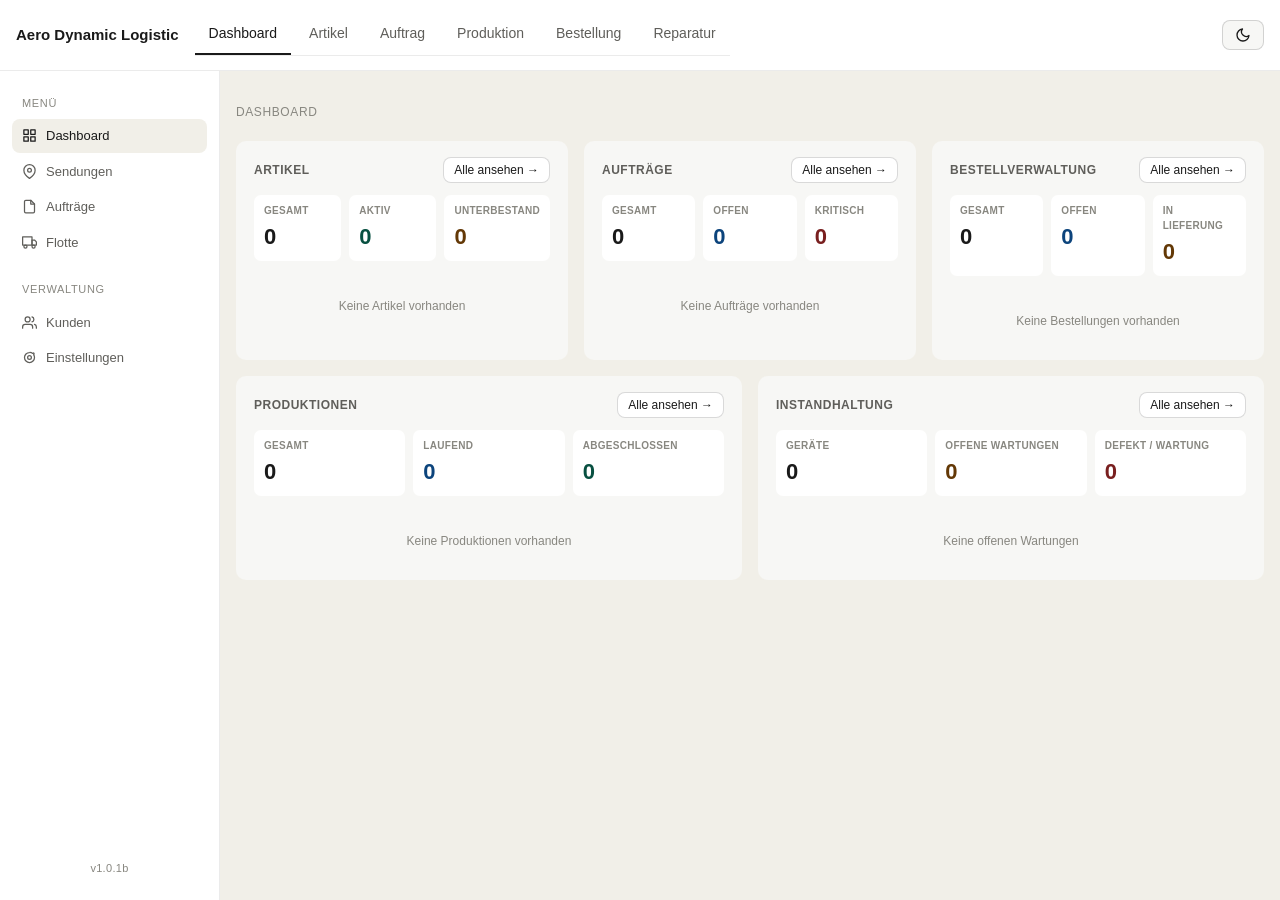
<file: index.html>
<!DOCTYPE html>
<html lang="de">
<head>
    <meta charset="UTF-8">
    <meta name="viewport" content="width=device-width, initial-scale=1.0">
    <title>Aero Dynamic Logistic</title>
    <link rel="icon" type="image/png" sizes="32x32" href="logistikapp.png">
    <link rel="stylesheet" href="style.css">
</head>
<body>
    <header class="topbar">
        <div class="topbar-content">
          <button class="sidebar-toggle" id="sidebarToggle" aria-label="Menü öffnen">
            <svg width="18" height="18" viewBox="0 0 24 24" fill="none" stroke="currentColor" stroke-width="2" stroke-linecap="round" stroke-linejoin="round"><line x1="3" y1="6" x2="21" y2="6"/><line x1="3" y1="12" x2="21" y2="12"/><line x1="3" y1="18" x2="21" y2="18"/></svg>
          </button>
          <h1 class="topbar-brand toptitle">Aero Dynamic Logistic</h1>
          <div class="tabs topbar-tabs">
            <button class="tab active" data-tab data-short="Dashboard">Dashboard</button>
            <button class="tab" data-tab="sites/Artikel.html" data-short="Artikel">Artikelverwaltung</button>
            <button class="tab" data-tab="sites/Auftrag.html" data-short="Auftrag">Auftragsverwaltung</button>
            <button class="tab" data-tab="sites/Produktion.html" data-short="Produktion">Produktionsverwaltung</button>
            <button class="tab" data-tab="sites/Bestellung.html" data-short="Bestellung">Bestellverwaltung</button>
            <button class="tab" data-tab="sites/Instandhaltung.html" data-short="Reparatur">Instandhaltung</button>
          </div>
        </div>
    <button class="theme-toggle" id="themeToggle" aria-label="Theme umschalten">
      <svg class="icon-sun" width="16" height="16" viewBox="0 0 24 24" fill="none" stroke="currentColor" stroke-width="2" stroke-linecap="round" stroke-linejoin="round"><circle cx="12" cy="12" r="4"/><path d="M12 2v2M12 20v2M4.93 4.93l1.41 1.41M17.66 17.66l1.41 1.41M2 12h2M20 12h2M4.93 19.07l1.41-1.41M17.66 6.34l1.41-1.41"/></svg>
      <svg class="icon-moon" width="16" height="16" viewBox="0 0 24 24" fill="none" stroke="currentColor" stroke-width="2" stroke-linecap="round" stroke-linejoin="round"><path d="M21 12.79A9 9 0 1 1 11.21 3 7 7 0 0 0 21 12.79z"/></svg>
      <span class="theme-label">Theme</span>
    </button>
    </header>

    <main>
    <div class="main-layout">
      <aside class="sidebar">
        <nav class="sidebar-nav">
          <span class="sidebar-section-label">Menü</span>
          <a href="#" class="sidebar-item active">
            <svg width="15" height="15" viewBox="0 0 24 24" fill="none" stroke="currentColor" stroke-width="2" stroke-linecap="round" stroke-linejoin="round"><rect x="3" y="3" width="7" height="7"/><rect x="14" y="3" width="7" height="7"/><rect x="3" y="14" width="7" height="7"/><rect x="14" y="14" width="7" height="7"/></svg>
            Dashboard
          </a>
          <a href="#" class="sidebar-item">
            <svg width="15" height="15" viewBox="0 0 24 24" fill="none" stroke="currentColor" stroke-width="2" stroke-linecap="round" stroke-linejoin="round"><path d="M21 10c0 7-9 13-9 13s-9-6-9-13a9 9 0 0 1 18 0z"/><circle cx="12" cy="10" r="3"/></svg>
            Sendungen
          </a>
          <a href="#" class="sidebar-item">
            <svg width="15" height="15" viewBox="0 0 24 24" fill="none" stroke="currentColor" stroke-width="2" stroke-linecap="round" stroke-linejoin="round"><path d="M14 2H6a2 2 0 0 0-2 2v16a2 2 0 0 0 2 2h12a2 2 0 0 0 2-2V8z"/><polyline points="14 2 14 8 20 8"/></svg>
            Aufträge
          </a>
          <a href="#" class="sidebar-item">
            <svg width="15" height="15" viewBox="0 0 24 24" fill="none" stroke="currentColor" stroke-width="2" stroke-linecap="round" stroke-linejoin="round"><rect x="1" y="3" width="15" height="13"/><polygon points="16 8 20 8 23 11 23 16 16 16 16 8"/><circle cx="5.5" cy="18.5" r="2.5"/><circle cx="18.5" cy="18.5" r="2.5"/></svg>
            Flotte
          </a>
          <span class="sidebar-section-label">Verwaltung</span>
          <a href="#" class="sidebar-item">
            <svg width="15" height="15" viewBox="0 0 24 24" fill="none" stroke="currentColor" stroke-width="2" stroke-linecap="round" stroke-linejoin="round"><path d="M17 21v-2a4 4 0 0 0-4-4H5a4 4 0 0 0-4 4v2"/><circle cx="9" cy="7" r="4"/><path d="M23 21v-2a4 4 0 0 0-3-3.87"/><path d="M16 3.13a4 4 0 0 1 0 7.75"/></svg>
            Kunden
          </a>
          <a href="#" class="sidebar-item">
            <svg width="15" height="15" viewBox="0 0 24 24" fill="none" stroke="currentColor" stroke-width="2" stroke-linecap="round" stroke-linejoin="round"><circle cx="12" cy="12" r="3"/><path d="M19.07 4.93a1 1 0 0 0-1.41 0l-.5.5A7.95 7.95 0 0 0 12 4a8 8 0 1 0 8 8 7.95 7.95 0 0 0-1.43-4.57l.5-.5a1 1 0 0 0 0-1.41z"/></svg>
            Einstellungen
          </a>
        </nav>
        <div class="sidebar-version">v1.0.1b</div>
      </aside>
    <div class="main-content">
      <section class="container">
        <div class="page-header">
          <h2 class="section-title">Dashboard</h2>
        </div>

        <div id="adl-dashboard">

          <div class="db-grid-3">

            <!-- Artikel -->
            <div class="db-card">
              <div class="db-card-head">
                <span>Artikel</span>
                <button class="btn btn-sm" data-navigate="sites/Artikeldatenbank.html">Alle ansehen →</button>
              </div>
              <div class="db-kpi-row">
                <div class="db-kpi">
                  <div class="db-kpi-label">Gesamt</div>
                  <div class="db-kpi-value" id="db-art-gesamt">—</div>
                </div>
                <div class="db-kpi db-kpi-success">
                  <div class="db-kpi-label">Aktiv</div>
                  <div class="db-kpi-value" id="db-art-aktiv">—</div>
                </div>
                <div class="db-kpi db-kpi-warn">
                  <div class="db-kpi-label">Unterbestand</div>
                  <div class="db-kpi-value" id="db-art-unterbestand">—</div>
                </div>
              </div>
              <hr class="db-divider">
              <div class="db-list" id="db-art-list"></div>
            </div>

            <!-- Aufträge -->
            <div class="db-card">
              <div class="db-card-head">
                <span>Aufträge</span>
                <button class="btn btn-sm" data-navigate="sites/Auftragsdatenbank.html">Alle ansehen →</button>
              </div>
              <div class="db-kpi-row">
                <div class="db-kpi">
                  <div class="db-kpi-label">Gesamt</div>
                  <div class="db-kpi-value" id="db-auf-gesamt">—</div>
                </div>
                <div class="db-kpi db-kpi-info">
                  <div class="db-kpi-label">Offen</div>
                  <div class="db-kpi-value" id="db-auf-offen">—</div>
                </div>
                <div class="db-kpi db-kpi-danger">
                  <div class="db-kpi-label">Kritisch</div>
                  <div class="db-kpi-value" id="db-auf-kritisch">—</div>
                </div>
              </div>
              <hr class="db-divider">
              <div class="db-list" id="db-auf-list"></div>
            </div>

            <!-- Bestellverwaltung -->
            <div class="db-card">
              <div class="db-card-head">
                <span>Bestellverwaltung</span>
                <button class="btn btn-sm" data-navigate="sites/Bestelldatenbank.html">Alle ansehen →</button>
              </div>
              <div class="db-kpi-row">
                <div class="db-kpi">
                  <div class="db-kpi-label">Gesamt</div>
                  <div class="db-kpi-value" id="db-bst-gesamt">—</div>
                </div>
                <div class="db-kpi db-kpi-info">
                  <div class="db-kpi-label">Offen</div>
                  <div class="db-kpi-value" id="db-bst-offen">—</div>
                </div>
                <div class="db-kpi db-kpi-warn">
                  <div class="db-kpi-label">In Lieferung</div>
                  <div class="db-kpi-value" id="db-bst-lieferung">—</div>
                </div>
              </div>
              <hr class="db-divider">
              <div class="db-list" id="db-bst-list"></div>
            </div>

          </div><!-- /.db-grid-3 -->

          <div class="db-grid-2">

            <!-- Produktionen -->
            <div class="db-card">
              <div class="db-card-head">
                <span>Produktionen</span>
                <button class="btn btn-sm" data-navigate="sites/Produktionsdatenbank.html">Alle ansehen →</button>
              </div>
              <div class="db-kpi-row">
                <div class="db-kpi">
                  <div class="db-kpi-label">Gesamt</div>
                  <div class="db-kpi-value" id="db-prd-gesamt">—</div>
                </div>
                <div class="db-kpi db-kpi-info">
                  <div class="db-kpi-label">Laufend</div>
                  <div class="db-kpi-value" id="db-prd-laufend">—</div>
                </div>
                <div class="db-kpi db-kpi-success">
                  <div class="db-kpi-label">Abgeschlossen</div>
                  <div class="db-kpi-value" id="db-prd-abgeschlossen">—</div>
                </div>
              </div>
              <hr class="db-divider">
              <div class="db-list" id="db-prd-list"></div>
            </div>

            <!-- Instandhaltung -->
            <div class="db-card">
              <div class="db-card-head">
                <span>Instandhaltung</span>
                <button class="btn btn-sm" data-navigate="sites/Wartungsdatenbank.html">Alle ansehen →</button>
              </div>
              <div class="db-kpi-row">
                <div class="db-kpi">
                  <div class="db-kpi-label">Geräte</div>
                  <div class="db-kpi-value" id="db-ih-geraete">—</div>
                </div>
                <div class="db-kpi db-kpi-warn">
                  <div class="db-kpi-label">Offene Wartungen</div>
                  <div class="db-kpi-value" id="db-ih-wartungen">—</div>
                </div>
                <div class="db-kpi db-kpi-danger">
                  <div class="db-kpi-label">Defekt / Wartung</div>
                  <div class="db-kpi-value" id="db-ih-kritisch">—</div>
                </div>
              </div>
              <hr class="db-divider">
              <div class="db-list" id="db-ih-list"></div>
            </div>

          </div><!-- /.db-grid-2 -->

        </div><!-- /#adl-dashboard -->
      </section>
      </div>

    </div>
    </main>
    <footer class="footer">

    </footer>
<div class="sidebar-overlay" id="sidebarOverlay"></div>

<!-- ===== Modal: Neuer Artikel ===== -->
<div class="modal-overlay" id="modalNeuerArtikel" role="dialog" aria-modal="true" aria-labelledby="modalNeuerArtikelTitle">
  <div class="modal">
    <div class="modal-header">
      <h3 id="modalNeuerArtikelTitle">Neuen Artikel anlegen</h3>
      <button class="modal-close" id="modalNeuerArtikelClose" aria-label="Schließen">
        <svg width="16" height="16" viewBox="0 0 24 24" fill="none" stroke="currentColor" stroke-width="2" stroke-linecap="round" stroke-linejoin="round"><line x1="18" y1="6" x2="6" y2="18"/><line x1="6" y1="6" x2="18" y2="18"/></svg>
      </button>
    </div>

    <div class="modal-body">

      <!-- Stammdaten -->
      <p class="form-group-label">Stammdaten</p>
      <div class="grid-4">
        <div class="field"><label>Artikelbezeichnung</label><input type="text" id="m-artikelbezeichnung" placeholder="z. B. Hydraulikschlauch" /></div>
        <div class="field"><label>Artikelnummer</label><input type="text" id="m-artikelnummer" placeholder="z. B. 239324875" /></div>
        <div class="field"><label>Warengruppe</label><select id="m-warengruppe">
            <option>Abwassertechnik</option><option>Antriebstechnik</option><option>Automatisierungstechnik</option>
            <option>Befestigungsmittel</option><option>Behälter &amp; Tanks</option><option>Beleuchtung</option>
            <option>Chemikalien &amp; Schmierstoffe</option><option>Dichtungen &amp; O-Ringe</option>
            <option>Elektrotechnik</option><option>Elektronik</option><option>Filter &amp; Siebe</option>
            <option>Fördertechnik</option><option>Gefahrstoffe</option><option>Heizungstechnik</option>
            <option>Hydraulik</option><option>Hygieneprodukte</option><option>Kabel &amp; Leitungen</option>
            <option>Kältetechnik</option><option>Klimatechnik</option><option>Kompressoren &amp; Verdichter</option>
            <option>Kunststoffteile</option><option>Küchen- &amp; Lebensmitteltechnik</option>
            <option>Lagertechnik</option><option>Lebensmittel</option><option>Lüftungstechnik</option>
            <option>Mechanik</option><option>Messtechnik</option><option>Motoren &amp; Getriebe</option>
            <option>Pneumatik</option><option>Pumpen &amp; Armaturen</option><option>Regalsysteme</option>
            <option>Reinigungsmittel</option><option>Rohre &amp; Schläuche</option><option>Sanitärtechnik</option>
            <option>Schutzausrüstung (PSA)</option><option>Schweißtechnik</option><option>Sensoren &amp; Aktoren</option>
            <option>Stahlbau &amp; Metallbau</option><option>Steuerungstechnik</option><option>Transportmittel</option>
            <option>Verbrauchsmaterial</option><option>Verpackungsmaterial</option>
            <option>Werkzeuge &amp; Betriebsmittel</option><option>Wärmetauscher</option>
          </select></div>
        <div class="field"><label>Artikelstatus</label><select id="m-artikelstatus"><option>Aktiv</option><option>Gesperrt</option><option>Ausgelaufen</option></select></div>
      </div>
      <div class="grid-4">
        <div class="field"><label>Einheit</label><select id="m-einheit"><option>Stück</option><option>Liter</option><option>Meter</option><option>Kilogramm</option></select></div>
        <div class="field"><label>Chargennummer</label><input type="text" id="m-charge" /></div>
        <div class="field"><label>Seriennummer (SN)</label><input type="text" id="m-seriennummer" /></div>
        <div class="field"><label>Maschinennummer (MSN)</label><input type="text" id="m-maschinennummer" /></div>
      </div>

      <!-- Lagerbestand -->
      <p class="form-group-label">Lagerbestand</p>
      <div class="grid-4">
        <div class="field"><label>Aktueller Bestand</label><input type="text" id="m-bestand" /></div>
        <div class="field"><label>Mindestbestand</label><input type="text" id="m-mindestbestand" /></div>
        <div class="field"><label>Meldebestand</label><input type="text" id="m-meldebestand" /></div>
        <div class="field"><label>Lagerort</label><select id="m-lagerort"><option value="">— bitte wählen —</option></select></div>
      </div>

      <!-- Abmessungen & Verpackung -->
      <p class="form-group-label">Abmessungen &amp; Verpackung</p>
      <div class="grid-4">
        <div class="field"><label>Länge (cm)</label><input type="text" id="m-laenge" /></div>
        <div class="field"><label>Breite (cm)</label><input type="text" id="m-breite" /></div>
        <div class="field"><label>Höhe (cm)</label><input type="text" id="m-hoehe" /></div>
        <div class="field"><label>Gewicht (kg)</label><input type="text" id="m-gewicht" /></div>
      </div>
      <div class="grid-2">
        <div class="field"><label>Verpackungseinheit</label>
          <select id="m-verpackungseinheit">
            <option>Stück</option><option>Karton</option><option>Palette</option><option>Euro-Palette</option>
            <option>Container</option><option>Box</option><option>Beutel</option><option>Rolle</option>
            <option>Fass</option><option>Kiste</option><option>Tray</option><option>Big Bag</option>
          </select>
        </div>
        <div class="field"><label>Menge pro Einheit</label><input type="text" id="m-mengeProEinheit" /></div>
      </div>

      <!-- Einkauf -->
      <p class="form-group-label">Einkauf</p>
      <div class="grid-3">
        <div class="field"><label>Lieferant</label>
          <select id="m-lieferant">
            <option value=""></option>
            <option>ABB AG</option><option>Balluff GmbH</option><option>BITO-Lagertechnik Bittmann GmbH</option>
            <option>Bosch Rexroth AG</option><option>Bürkert Fluid Control Systems GmbH &amp; Co. KG</option>
            <option>Castrol Deutschland GmbH</option><option>Continental AG</option><option>Dematic GmbH</option>
            <option>Eaton Industries GmbH</option><option>Endress+Hauser GmbH+Co. KG</option>
            <option>Festo SE &amp; Co. KG</option><option>Flender GmbH</option>
            <option>Freudenberg Sealing Technologies GmbH &amp; Co. KG</option><option>Fuchs Petrolub SE</option>
            <option>GEA Group AG</option><option>Geberit Vertriebs GmbH</option>
            <option>Grohe AG</option><option>Hansgrohe SE</option>
            <option>Harting AG &amp; Co. KG</option><option>Henkel AG &amp; Co. KGaA</option>
            <option>Hydac International GmbH</option><option>ifm electronic gmbh</option><option>Igus GmbH</option>
            <option>Jungheinrich AG</option><option>Kardex Deutschland GmbH</option><option>KHS GmbH</option>
            <option>Klüber Lubrication München SE &amp; Co. KG</option><option>Krones AG</option><option>KUKA AG</option>
            <option>Lapp Group (U.I. Lapp GmbH)</option><option>MAN Truck &amp; Bus SE</option>
            <option>Multivac Sepp Haggenmüller SE &amp; Co. KG</option><option>Murrelektronik GmbH</option>
            <option>Norma Group SE</option><option>Parker Hannifin GmbH</option><option>Pepperl+Fuchs SE</option>
            <option>Phoenix Contact GmbH &amp; Co. KG</option><option>Rehau AG &amp; Co.</option>
            <option>Rittal GmbH &amp; Co. KG</option><option>Robert Bosch GmbH</option>
            <option>Schaeffler AG</option><option>Schneider Electric GmbH</option>
            <option>SEW-Eurodrive GmbH &amp; Co. KG</option><option>SICK AG</option><option>Siemens AG</option>
            <option>SKF GmbH</option><option>SSI Schäfer AG</option><option>STILL GmbH</option>
            <option>Tetra Pak GmbH &amp; Co. KG</option><option>thyssenkrupp AG</option>
            <option>Trumpf GmbH + Co. KG</option><option>Turck GmbH &amp; Co. KG</option>
            <option>Vaillant GmbH</option><option>Viega GmbH &amp; Co. KG</option>
            <option>Viessmann Werke GmbH &amp; Co. KG</option>
            <option>WAGO Kontakttechnik GmbH &amp; Co. KG</option>
            <option>Weidmüller Interface GmbH &amp; Co. KG</option><option>Wolf GmbH</option>
            <option>Würth Industrie Service GmbH &amp; Co. KG</option><option>ZF Friedrichshafen AG</option>
          </select>
        </div>
        <div class="field"><label>Einkaufspreis (€)</label><input type="text" id="m-einkaufspreis" /></div>
        <div class="field"><label>Mindestbestellmenge</label><input type="text" id="m-mindestbestellmenge" /></div>
      </div>

      <!-- Verkauf -->
      <p class="form-group-label">Verkauf</p>
      <div class="grid-3">
        <div class="field"><label>Verkaufspreis (€)</label><input type="text" id="m-verkaufspreis" /></div>
        <div class="field"><label>Steuersatz</label><select id="m-steuersatz"><option>19 %</option><option>7 %</option><option>0 %</option></select></div>
        <div class="field"><label>Zolltarifnummer</label><input type="text" id="m-zolltarifnummer" /></div>
      </div>

      <!-- Versand & Klassifikation -->
      <p class="form-group-label">Versand &amp; Klassifikation</p>
      <div class="grid-3">
        <div class="field"><label>Gefahrgut</label><select id="m-gefahrgut"><option>Nein</option><option>Ja</option></select></div>
        <div class="field"><label>Herkunftsland</label>
          <select id="m-herkunftsland">
            <option>Afghanistan</option><option>Ägypten</option><option>Albanien</option><option>Algerien</option>
            <option>Andorra</option><option>Angola</option><option>Antigua und Barbuda</option><option>Äquatorialguinea</option>
            <option>Argentinien</option><option>Armenien</option><option>Aserbaidschan</option><option>Äthiopien</option>
            <option>Australien</option><option>Bahamas</option><option>Bahrain</option><option>Bangladesch</option>
            <option>Barbados</option><option>Belgien</option><option>Belize</option><option>Benin</option>
            <option>Bhutan</option><option>Bolivien</option><option>Bosnien und Herzegowina</option><option>Botsuana</option>
            <option>Brasilien</option><option>Brunei</option><option>Bulgarien</option><option>Burkina Faso</option>
            <option>Burundi</option><option>Chile</option><option>China</option><option>Costa Rica</option>
            <option>Dänemark</option><option selected>Deutschland</option><option>Dominica</option>
            <option>Dominikanische Republik</option><option>Dschibuti</option><option>Ecuador</option>
            <option>El Salvador</option><option>Elfenbeinküste</option><option>Eritrea</option><option>Estland</option>
            <option>Eswatini</option><option>Fidschi</option><option>Finnland</option><option>Frankreich</option>
            <option>Gabun</option><option>Gambia</option><option>Georgien</option><option>Ghana</option>
            <option>Grenada</option><option>Griechenland</option><option>Guatemala</option><option>Guinea</option>
            <option>Guinea-Bissau</option><option>Guyana</option><option>Haiti</option><option>Honduras</option>
            <option>Indien</option><option>Indonesien</option><option>Irak</option><option>Iran</option>
            <option>Irland</option><option>Island</option><option>Israel</option><option>Italien</option>
            <option>Jamaika</option><option>Japan</option><option>Jemen</option><option>Jordanien</option>
            <option>Kambodscha</option><option>Kamerun</option><option>Kanada</option><option>Kap Verde</option>
            <option>Kasachstan</option><option>Katar</option><option>Kenia</option><option>Kirgisistan</option>
            <option>Kiribati</option><option>Kolumbien</option><option>Komoren</option><option>Kongo</option>
            <option>Kongo (Demokratische Republik)</option><option>Kroatien</option><option>Kuba</option>
            <option>Kuwait</option><option>Laos</option><option>Lesotho</option><option>Lettland</option>
            <option>Libanon</option><option>Liberia</option><option>Libyen</option><option>Liechtenstein</option>
            <option>Litauen</option><option>Luxemburg</option><option>Madagaskar</option><option>Malawi</option>
            <option>Malaysia</option><option>Malediven</option><option>Mali</option><option>Malta</option>
            <option>Marokko</option><option>Marshallinseln</option><option>Mauretanien</option><option>Mauritius</option>
            <option>Mexiko</option><option>Mikronesien</option><option>Moldau</option><option>Monaco</option>
            <option>Mongolei</option><option>Montenegro</option><option>Mosambik</option><option>Myanmar</option>
            <option>Namibia</option><option>Nauru</option><option>Nepal</option><option>Neuseeland</option>
            <option>Nicaragua</option><option>Niederlande</option><option>Niger</option><option>Nigeria</option>
            <option>Nordkorea</option><option>Nordmazedonien</option><option>Norwegen</option><option>Oman</option>
            <option>Österreich</option><option>Pakistan</option><option>Palau</option><option>Panama</option>
            <option>Papua-Neuguinea</option><option>Paraguay</option><option>Peru</option><option>Philippinen</option>
            <option>Polen</option><option>Portugal</option><option>Ruanda</option><option>Rumänien</option>
            <option>Russland</option><option>Salomonen</option><option>Sambia</option><option>Samoa</option>
            <option>San Marino</option><option>São Tomé und Príncipe</option><option>Saudi-Arabien</option>
            <option>Schweden</option><option>Schweiz</option><option>Senegal</option><option>Serbien</option>
            <option>Seychellen</option><option>Sierra Leone</option><option>Simbabwe</option><option>Singapur</option>
            <option>Slowakei</option><option>Slowenien</option><option>Somalia</option><option>Spanien</option>
            <option>Sri Lanka</option><option>Südafrika</option><option>Südkorea</option><option>Südsudan</option>
            <option>Sudan</option><option>Suriname</option><option>Syrien</option><option>Tadschikistan</option>
            <option>Tansania</option><option>Thailand</option><option>Timor-Leste</option><option>Togo</option>
            <option>Tonga</option><option>Trinidad und Tobago</option><option>Tschad</option><option>Tschechien</option>
            <option>Tunesien</option><option>Türkei</option><option>Turkmenistan</option><option>Tuvalu</option>
            <option>Uganda</option><option>Ukraine</option><option>Ungarn</option><option>Uruguay</option>
            <option>USA</option><option>Usbekistan</option><option>Vanuatu</option><option>Vatikanstadt</option>
            <option>Venezuela</option><option>Vereinigte Arabische Emirate</option><option>Vereinigtes Königreich</option>
            <option>Vietnam</option><option>Weißrussland</option><option>Zentralafrikanische Republik</option>
            <option>Zypern</option>
          </select>
        </div>
        <div class="field"><label>Barcode (EAN)</label><input type="text" id="m-barcode" /></div>
      </div>

      <!-- Beschreibung -->
      <p class="form-group-label">Beschreibung</p>
      <div class="field">
        <label>Beschreibung</label>
        <textarea rows="3" id="m-beschreibung" placeholder="Optionale Beschreibung des Artikels…"></textarea>
      </div>

    </div><!-- /.modal-body -->

    <div class="modal-footer">
      <button class="btn btn-primary" id="modalNeuerArtikelSave">Speichern</button>
      <button class="btn" id="modalNeuerArtikelCancel">Abbrechen</button>
    </div>
  </div>
</div>
<!-- ===== /Modal: Neuer Artikel ===== -->

<!-- ===== Modal: Neue Stückliste ===== -->
<div class="modal-overlay" id="modalNeueStueckliste" role="dialog" aria-modal="true" aria-labelledby="modalNeueStuecklisteTitle">
  <div class="modal">
    <div class="modal-header">
      <h3 id="modalNeueStuecklisteTitle">Neue Stückliste anlegen</h3>
      <button class="modal-close" id="modalNeueStuecklisteClose" aria-label="Schließen">
        <svg width="16" height="16" viewBox="0 0 24 24" fill="none" stroke="currentColor" stroke-width="2" stroke-linecap="round" stroke-linejoin="round"><line x1="18" y1="6" x2="6" y2="18"/><line x1="6" y1="6" x2="18" y2="18"/></svg>
      </button>
    </div>

    <div class="modal-body">

      <!-- Kopfdaten -->
      <p class="form-group-label">Kopfdaten</p>
      <div class="grid-4">
        <div class="field"><label>BOM-Nummer</label><input type="text" id="ms-bomNummer" placeholder="z. B. BOM-HE400-v3" /></div>
        <div class="field"><label>Produktname</label><input type="text" id="ms-produktname" placeholder="z. B. Hydraulikeinheit HE-400" /></div>
        <div class="field"><label>Artikelnummer</label><input type="text" id="ms-artikelnummer" placeholder="z. B. ART-2026-0042" /></div>
        <div class="field"><label>Version / Revision</label><input type="text" id="ms-version" placeholder="z. B. Rev. 3.1" /></div>
      </div>
      <div class="grid-4">
        <div class="field"><label>Status</label>
          <select id="ms-status">
            <option value=""></option>
            <option>Entwurf</option>
            <option>Freigegeben</option>
            <option>Gesperrt</option>
            <option>Archiviert</option>
          </select>
        </div>
        <div class="field"><label>Gültig ab</label><input type="date" id="ms-gueltigAb" /></div>
        <div class="field"><label>Gültig bis</label><input type="date" id="ms-gueltigBis" /></div>
        <div class="field"><label>Ersteller</label><input type="text" id="ms-ersteller" placeholder="z. B. K. Burmester" /></div>
      </div>

    </div><!-- /.modal-body -->

    <div class="modal-footer">
      <button class="btn btn-primary" id="modalNeueStuecklisteSave">Speichern</button>
      <button class="btn" id="modalNeueStuecklisteCancel">Abbrechen</button>
    </div>
  </div>
</div>
<!-- ===== /Modal: Neue Stückliste ===== -->

<!-- ===== Modal: Position hinzufügen ===== -->
<div class="modal-overlay" id="modalPositionHinzufuegen" role="dialog" aria-modal="true" aria-labelledby="modalPositionTitle">
  <div class="modal">
    <div class="modal-header">
      <h3 id="modalPositionTitle">Position hinzufügen</h3>
      <button class="modal-close" id="modalPositionClose" aria-label="Schließen">
        <svg width="16" height="16" viewBox="0 0 24 24" fill="none" stroke="currentColor" stroke-width="2" stroke-linecap="round" stroke-linejoin="round"><line x1="18" y1="6" x2="6" y2="18"/><line x1="6" y1="6" x2="18" y2="18"/></svg>
      </button>
    </div>

    <div class="modal-body">

      <!-- Positionsdaten -->
      <p class="form-group-label">Positionsdaten</p>
      <div class="grid-4">
        <div class="field"><label>Artikelnummer</label><input type="text" id="mp-artikelnummer" placeholder="z. B. 239324875" /></div>
        <div class="field"><label>Bezeichnung</label><input type="text" id="mp-bezeichnung" placeholder="z. B. Hydraulikschlauch DN16" /></div>
        <div class="field"><label>Menge</label><input type="number" id="mp-menge" placeholder="z. B. 4" /></div>
        <div class="field"><label>Einheit</label>
          <select id="mp-einheit">
            <option>Stück</option>
            <option>Liter</option>
            <option>Meter</option>
            <option>Kilogramm</option>
            <option>Set</option>
            <option>Paar</option>
          </select>
        </div>
      </div>
      <div class="grid-3">
        <div class="field"><label>Ebene</label><input type="number" id="mp-ebene" placeholder="z. B. 1" /></div>
        <div class="field"><label>Lagerort</label><input type="text" id="mp-lagerort" placeholder="z. B. Halle 1 / R3 / F2" /></div>
        <div class="field"><label>Kommentar</label><input type="text" id="mp-kommentar" placeholder="z. B. Druckbeständig bis 400 bar" /></div>
      </div>

    </div><!-- /.modal-body -->

    <div class="modal-footer">
      <button class="btn btn-primary" id="modalPositionSave">Speichern</button>
      <button class="btn" id="modalPositionCancel">Abbrechen</button>
    </div>
  </div>
</div>
<!-- ===== /Modal: Position hinzufügen ===== -->

<!-- ===== Modal: Neue Zuweisung (Produktionsplan) ===== -->
<div class="modal-overlay" id="modalNeueZuweisung" role="dialog" aria-modal="true" aria-labelledby="modalNeueZuweisungTitle">
  <div class="modal">
    <div class="modal-header">
      <h3 id="modalNeueZuweisungTitle">Neue Zuweisung anlegen</h3>
      <button class="modal-close" id="modalNeueZuweisungClose" aria-label="Schließen">
        <svg width="16" height="16" viewBox="0 0 24 24" fill="none" stroke="currentColor" stroke-width="2" stroke-linecap="round" stroke-linejoin="round"><line x1="18" y1="6" x2="6" y2="18"/><line x1="6" y1="6" x2="18" y2="18"/></svg>
      </button>
    </div>

    <div class="modal-body">

      <!-- Produktionsauftrag auswählen -->
      <p class="form-group-label">Produktionsauftrag</p>
      <div class="grid-2">
        <div class="field"><label>Auftrags-Nr.</label>
          <select id="mz-auftrag">
            <option value=""></option>
            <option>PRD-2026-0001 – Hydraulikeinheit HE-400</option>
            <option>PRD-2026-0002 – Drucksensorbaugruppe DS-200</option>
            <option>PRD-2026-0003 – Pneumatikmodul PM-50</option>
            <option>PRD-2026-0004 – Kugelventilblock KVB-40</option>
            <option>PRD-2026-0005 – Hydraulikschlauchset HLP</option>
            <option>PRD-2026-0006 – Steuerventil SV-300</option>
            <option>PRD-2026-0007 – Druckbehälter DB-60</option>
            <option>PRD-2026-0008 – Filtereinheit FE-200</option>
          </select>
        </div>
        <div class="field"><label>Produkt / Bezeichnung</label><input type="text" id="mz-produkt" placeholder="z. B. Hydraulikeinheit HE-400" /></div>
      </div>

      <!-- Zuweisung -->
      <p class="form-group-label">Zuweisung</p>
      <div class="grid-4">
        <div class="field"><label>Halle</label>
          <select id="mz-halle">
            <option value=""></option>
            <option>Halle 1</option>
            <option>Halle 2</option>
            <option>Halle 3</option>
          </select>
        </div>
        <div class="field"><label>Produktionslinie</label>
          <select id="mz-linie">
            <option value=""></option>
            <option>Linie 1</option>
            <option>Linie 2</option>
            <option>Linie 3</option>
            <option>Montagelinie A</option>
            <option>Montagelinie B</option>
          </select>
        </div>
        <div class="field"><label>Takt-Nr.</label><input type="number" id="mz-takt" placeholder="z. B. 3" /></div>
        <div class="field"><label>Mitarbeiter</label>
          <select id="mz-mitarbeiter">
            <option value=""></option>
            <option>K. Burmester</option>
            <option>M. Schulz</option>
            <option>J. Weber</option>
          </select>
        </div>
      </div>
      <div class="grid-4">
        <div class="field"><label>Arbeitsschritt</label>
          <select id="mz-schritt">
            <option value=""></option>
            <option>Vorbereitung</option>
            <option>Zuschnitt</option>
            <option>Fräsen</option>
            <option>Bohren</option>
            <option>Schweißen</option>
            <option>Montage</option>
            <option>Qualitätskontrolle</option>
            <option>Prüfung</option>
          </select>
        </div>
        <div class="field"><label>Maschine</label><input type="text" id="mz-maschine" placeholder="z. B. CNC-Fräse M-04" /></div>
        <div class="field"><label>Geplanter Start</label><input type="date" id="mz-start" /></div>
        <div class="field"><label>Geplantes Ende</label><input type="date" id="mz-ende" /></div>
      </div>

    </div><!-- /.modal-body -->

    <div class="modal-footer">
      <button class="btn btn-primary" id="modalNeueZuweisungSave">Speichern</button>
      <button class="btn" id="modalNeueZuweisungCancel">Abbrechen</button>
    </div>
  </div>
</div>
<!-- ===== /Modal: Neue Zuweisung ===== -->

<!-- ===== Modal: Neuer Prüfbericht (Qualitätssicherung) ===== -->
<div class="modal-overlay" id="modalNeuerPruefbericht" role="dialog" aria-modal="true" aria-labelledby="modalNeuerPruefberichtTitle">
  <div class="modal">
    <div class="modal-header">
      <h3 id="modalNeuerPruefberichtTitle">Neuer Prüfbericht</h3>
      <button class="modal-close" id="modalNeuerPruefberichtClose" aria-label="Schließen">
        <svg width="16" height="16" viewBox="0 0 24 24" fill="none" stroke="currentColor" stroke-width="2" stroke-linecap="round" stroke-linejoin="round"><line x1="18" y1="6" x2="6" y2="18"/><line x1="6" y1="6" x2="18" y2="18"/></svg>
      </button>
    </div>

    <div class="modal-body">

      <!-- Stammdaten -->
      <p class="form-group-label">Stammdaten</p>
      <div class="grid-4">
        <div class="field"><label>Artikel / Bezeichnung</label><input type="text" id="qm-artikel" placeholder="z. B. Hydraulikschlauch DN16" /></div>
        <div class="field"><label>Artikelnummer</label><input type="text" id="qm-artikelnr" placeholder="z. B. 239324875" /></div>
        <div class="field"><label>Seriennr. / Charge</label><input type="text" id="qm-seriennr" placeholder="z. B. SN-HSL-240001" /></div>
        <div class="field"><label>Produktionsauftrag</label>
          <select id="qm-auftrag">
            <option value=""></option>
            <option>PRD-2026-0001 – Hydraulikeinheit HE-400</option>
            <option>PRD-2026-0002 – Drucksensorbaugruppe DS-200</option>
            <option>PRD-2026-0003 – Pneumatikmodul PM-50</option>
            <option>PRD-2026-0004 – Kugelventilblock KVB-40</option>
            <option>PRD-2026-0005 – Hydraulikschlauchset HLP</option>
            <option>PRD-2026-0006 – Steuerventil SV-300</option>
            <option>PRD-2026-0007 – Druckbehälter DB-60</option>
            <option>PRD-2026-0008 – Filtereinheit FE-200</option>
          </select>
        </div>
      </div>
      <div class="grid-2">
        <div class="field"><label>Prüfdatum</label><input type="date" id="qm-datum" /></div>
        <div class="field"><label>Prüfer</label>
          <select id="qm-pruefer">
            <option value=""></option>
            <option>K. Burmester</option>
            <option>M. Schulz</option>
            <option>J. Weber</option>
          </select>
        </div>
      </div>

      <!-- Prüfart & Prüfmittel -->
      <p class="form-group-label">Prüfart &amp; Prüfmittel</p>
      <div class="grid-4">
        <div class="field"><label>Prüfart</label>
          <select id="qm-pruefart">
            <option value=""></option>
            <option>Sichtprüfung</option>
            <option>Maßkontrolle</option>
            <option>Drucktest</option>
            <option>Funktionstest</option>
            <option>Laboranalyse</option>
            <option>Schweißnahtprüfung</option>
            <option>ZfP / Ultraschall</option>
          </select>
        </div>
        <div class="field"><label>Prüfmittel / Gerät</label><input type="text" id="qm-pruefmittel" placeholder="z. B. Manometer 0–600 bar" /></div>
        <div class="field"><label>Prüfmittelnummer</label><input type="text" id="qm-pruefmittelnr" placeholder="z. B. PM-2026-041" /></div>
        <div class="field"><label>Kalibrierung gültig bis</label><input type="date" id="qm-kalibrierung" /></div>
      </div>

      <!-- Prüfergebnis -->
      <p class="form-group-label">Prüfergebnis</p>
      <div class="grid-3">
        <div class="field"><label>Ergebnis</label>
          <select id="qm-ergebnis">
            <option value=""></option>
            <option>i.O. (in Ordnung)</option>
            <option>Nacharbeit erforderlich</option>
            <option>n.i.O. (nicht in Ordnung)</option>
          </select>
        </div>
        <div class="field"><label>Fehlerklasse</label>
          <select id="qm-fehlerklasse">
            <option value="">–</option>
            <option>Kritisch</option>
            <option>Hauptfehler</option>
            <option>Nebenfehler</option>
          </select>
        </div>
        <div class="field"><label>Maßabweichung</label><input type="text" id="qm-abweichung" placeholder="z. B. +0,3 mm" /></div>
      </div>
      <div class="field">
        <label>Fehlerbeschreibung</label>
        <textarea rows="2" id="qm-fehlerbeschreibung" placeholder="Beschreibung des festgestellten Fehlers oder der Abweichung…"></textarea>
      </div>

      <!-- Maßnahmen -->
      <p class="form-group-label">Maßnahmen</p>
      <div class="grid-4">
        <div class="field"><label>Maßnahme</label>
          <select id="qm-massnahme">
            <option value="">–</option>
            <option>Nacharbeit</option>
            <option>8D-Report</option>
            <option>Reklamation</option>
            <option>Entsorgung / Verschrottung</option>
            <option>CAPA einleiten</option>
          </select>
        </div>
        <div class="field"><label>Verantwortlicher</label><input type="text" id="qm-verantwortlicher" placeholder="z. B. K. Burmester" /></div>
        <div class="field"><label>Fälligkeit</label><input type="date" id="qm-faelligkeit" /></div>
        <div class="field"><label>Referenz (8D / FMEA)</label><input type="text" id="qm-referenz" placeholder="z. B. 8D-2026-003" /></div>
      </div>
      <div class="field">
        <label>Bemerkungen</label>
        <textarea rows="2" id="qm-bemerkungen" placeholder="Weitere Hinweise oder Anmerkungen…"></textarea>
      </div>

    </div><!-- /.modal-body -->

    <div class="modal-footer">
      <button class="btn btn-primary" id="modalNeuerPruefberichtSave">Speichern</button>
      <button class="btn" id="modalNeuerPruefberichtCancel">Abbrechen</button>
    </div>
  </div>
</div>
<!-- ===== /Modal: Neuer Prüfbericht ===== -->

<!-- ===== Modal: Neues Gerät (Instandhaltung) ===== -->
<div class="modal-overlay" id="modalNeuesGeraet" role="dialog" aria-modal="true" aria-labelledby="modalNeuesGeraetTitle">
  <div class="modal">
    <div class="modal-header">
      <h3 id="modalNeuesGeraetTitle">Neues Gerät anlegen</h3>
      <button class="modal-close" id="modalNeuesGeraetClose" aria-label="Schließen">
        <svg width="16" height="16" viewBox="0 0 24 24" fill="none" stroke="currentColor" stroke-width="2" stroke-linecap="round" stroke-linejoin="round"><line x1="18" y1="6" x2="6" y2="18"/><line x1="6" y1="6" x2="18" y2="18"/></svg>
      </button>
    </div>
    <div class="modal-body">

      <p class="form-group-label">Stammdaten</p>
      <div class="grid-4">
        <div class="field"><label>Bezeichnung</label><input type="text" id="ng-bezeichnung" placeholder="z. B. Hallenkran HK-500" /></div>
        <div class="field"><label>Gerätenummer</label><input type="text" id="ng-geraetennr" placeholder="z. B. GRT-0043" /></div>
        <div class="field"><label>Kategorie</label>
          <select id="ng-kategorie">
            <option value=""></option>
            <option>Produktionsmaschinen</option>
            <option>Fördertechnik</option>
            <option>Flurförderfahrzeuge</option>
            <option>Fahrzeuge</option>
            <option>Halleninfrastruktur</option>
            <option>Elektrotechnik</option>
            <option>Druckluft &amp; Hydraulik</option>
            <option>Prüfmittel</option>
          </select>
        </div>
        <div class="field"><label>Status</label>
          <select id="ng-status">
            <option value=""></option>
            <option>Aktiv</option>
            <option>In Wartung</option>
            <option>Defekt</option>
            <option>Außer Betrieb</option>
          </select>
        </div>
      </div>

      <p class="form-group-label">Standort</p>
      <div class="grid-4">
        <div class="field"><label>Halle / Bereich</label>
          <select id="ng-halle">
            <option value=""></option>
            <option>Halle 1</option>
            <option>Halle 2</option>
            <option>Halle 3</option>
            <option>Außengelände</option>
            <option>Werkstatt</option>
            <option>Bürogebäude</option>
            <option>Serverraum</option>
          </select>
        </div>
        <div class="field"><label>Standort / Achse</label><input type="text" id="ng-standort" placeholder="z. B. Linie A / Achse 3" /></div>
        <div class="field"><label>Kostenstelle</label><input type="text" id="ng-kostenstelle" placeholder="z. B. KST-5100" /></div>
        <div class="field"><label>Verantwortlicher</label><input type="text" id="ng-verantwortlicher" placeholder="z. B. T. Weber" /></div>
      </div>

      <p class="form-group-label">Technische Daten</p>
      <div class="grid-4">
        <div class="field"><label>Hersteller</label><input type="text" id="ng-hersteller" placeholder="z. B. Demag Cranes" /></div>
        <div class="field"><label>Modell / Typ</label><input type="text" id="ng-modell" placeholder="z. B. HK-500" /></div>
        <div class="field"><label>Seriennummer</label><input type="text" id="ng-seriennr" placeholder="z. B. DCR-500-2026-001" /></div>
        <div class="field"><label>Baujahr</label><input type="number" id="ng-baujahr" placeholder="z. B. 2024" min="1980" max="2030" /></div>
        <div class="field">
          <label>Max. Tragfähigkeit</label>
          <div style="display:flex;gap:6px;">
            <input type="number" id="ng-tragfaehigkeit" placeholder="z. B. 5000" min="0" step="50" style="flex:1;" />
            <select id="ng-tragfaehigkeit-einheit" style="width:72px;">
              <option>kg</option>
              <option>t</option>
            </select>
          </div>
        </div>
        <div class="field"><label>Hubhöhe / Reichweite (m)</label><input type="number" id="ng-hubhoehe" placeholder="z. B. 8,0" min="0" step="0.1" /></div>
        <div class="field"><label>Antriebsart</label>
          <select id="ng-antrieb">
            <option value=""></option>
            <option>Elektrisch</option>
            <option>Diesel</option>
            <option>Gas / LPG</option>
            <option>Hydraulisch</option>
            <option>Pneumatisch</option>
            <option>Manuell</option>
            <option>Nicht zutreffend</option>
          </select>
        </div>
        <div class="field"><label>Bemerkung / Einsatzbereich</label><input type="text" id="ng-bemerkung" placeholder="z. B. Nur für Außenbereich" /></div>
      </div>

      <p class="form-group-label">Wartungsintervall</p>
      <div class="grid-4">
        <div class="field"><label>Wartungsintervall</label>
          <select id="ng-intervall">
            <option value=""></option>
            <option>Täglich</option>
            <option>Wöchentlich</option>
            <option>Monatlich</option>
            <option>Quartalsweise</option>
            <option>Halbjährlich</option>
            <option>Jährlich</option>
            <option>Nach Betriebsstunden</option>
          </select>
        </div>
        <div class="field"><label>Nächster Service</label><input type="date" id="ng-naechster-service" /></div>
        <div class="field"><label>Prüfpflicht (DGUV / TÜV)</label>
          <select id="ng-pruefpflicht">
            <option value=""></option>
            <option>Ja – jährlich</option>
            <option>Ja – alle 2 Jahre</option>
            <option>Ja – alle 4 Jahre</option>
            <option>Nein</option>
          </select>
        </div>
        <div class="field"><label>Betriebsstunden (aktuell)</label><input type="number" id="ng-betriebsstunden" placeholder="0" min="0" /></div>
      </div>

    </div>
    <div class="modal-footer">
      <button class="btn btn-primary" id="modalNeuesGeraetSave">Speichern</button>
      <button class="btn" id="modalNeuesGeraetCancel">Abbrechen</button>
    </div>
  </div>
</div>
<!-- ===== /Modal: Neues Gerät (Instandhaltung) ===== -->

<!-- ===== Modal: Wartung – Material / Ersatzteil hinzufügen ===== -->
<div class="modal-overlay" id="modalWartungMaterial" role="dialog" aria-modal="true" aria-labelledby="modalWartungMaterialTitle">
  <div class="modal">
    <div class="modal-header">
      <h3 id="modalWartungMaterialTitle">Ersatzteil / Material hinzufügen</h3>
      <button class="modal-close" id="modalWartungMaterialClose" aria-label="Schließen">
        <svg width="16" height="16" viewBox="0 0 24 24" fill="none" stroke="currentColor" stroke-width="2" stroke-linecap="round" stroke-linejoin="round"><line x1="18" y1="6" x2="6" y2="18"/><line x1="6" y1="6" x2="18" y2="18"/></svg>
      </button>
    </div>
    <div class="modal-body">
      <div class="grid-4">
        <div class="field"><label>Artikelnummer</label><input type="text" id="wm-artikelnummer" placeholder="z. B. 847362918" /></div>
        <div class="field"><label>Bezeichnung</label><input type="text" id="wm-bezeichnung" placeholder="z. B. O-Ring 50×3 NBR" /></div>
        <div class="field"><label>Menge</label><input type="number" id="wm-menge" placeholder="0" min="1" /></div>
        <div class="field"><label>Einheit</label>
          <select id="wm-einheit">
            <option value=""></option>
            <option>Stück</option>
            <option>Liter</option>
            <option>Meter</option>
            <option>Kilogramm</option>
            <option>Rolle</option>
            <option>Paket</option>
          </select>
        </div>
      </div>
      <div class="grid-4">
        <div class="field"><label>Lagerort</label><input type="text" id="wm-lagerort" placeholder="z. B. Halle 1 / Regal A2" /></div>
        <div class="field"><label>Hersteller / Lieferant</label><input type="text" id="wm-lieferant" placeholder="z. B. Bosch Rexroth AG" /></div>
        <div class="field"><label>Ersatzteilnr. (Hersteller)</label><input type="text" id="wm-ersatzteilnr" placeholder="Optional" /></div>
        <div class="field"><label>Bemerkung</label><input type="text" id="wm-bemerkung" placeholder="Optional" /></div>
      </div>
    </div>
    <div class="modal-footer">
      <button class="btn btn-primary" id="modalWartungMaterialSave">Hinzufügen</button>
      <button class="btn" id="modalWartungMaterialCancel">Abbrechen</button>
    </div>
  </div>
</div>
<!-- ===== /Modal: Wartung – Material / Ersatzteil hinzufügen ===== -->

<!-- ===== Modal: Bestellung – Position hinzufügen ===== -->
<div class="modal-overlay" id="modalBestellungPosition" role="dialog" aria-modal="true" aria-labelledby="modalBestellungPositionTitle">
  <div class="modal">
    <div class="modal-header">
      <h3 id="modalBestellungPositionTitle">Position hinzufügen</h3>
      <button class="modal-close" id="modalBestellungPositionClose" aria-label="Schließen">
        <svg width="16" height="16" viewBox="0 0 24 24" fill="none" stroke="currentColor" stroke-width="2" stroke-linecap="round" stroke-linejoin="round"><line x1="18" y1="6" x2="6" y2="18"/><line x1="6" y1="6" x2="18" y2="18"/></svg>
      </button>
    </div>
    <div class="modal-body">
      <div class="grid-4">
        <div class="field"><label>Artikelnummer</label><input type="text" id="bp-artikelnummer" placeholder="z. B. 239324875" /></div>
        <div class="field"><label>Bezeichnung</label><input type="text" id="bp-bezeichnung" placeholder="z. B. Hydraulikschlauch DN16" /></div>
        <div class="field"><label>Menge</label><input type="number" id="bp-menge" placeholder="0" min="1" /></div>
        <div class="field"><label>Einheit</label>
          <select id="bp-einheit">
            <option value=""></option>
            <option>Stück</option>
            <option>Liter</option>
            <option>Meter</option>
            <option>Kilogramm</option>
            <option>Rolle</option>
            <option>Paket</option>
          </select>
        </div>
      </div>
      <div class="grid-4">
        <div class="field"><label>Einzelpreis (€)</label><input type="number" id="bp-einzelpreis" placeholder="0,00" step="0.01" min="0" /></div>
        <div class="field"><label>Lagerort</label><input type="text" id="bp-lagerort" placeholder="z. B. Halle 1 / Regal A3" /></div>
        <div class="field"><label>Lieferdatum (Position)</label><input type="date" id="bp-lieferdatum" /></div>
        <div class="field"><label>Bemerkung</label><input type="text" id="bp-bemerkung" placeholder="Optional" /></div>
      </div>
    </div>
    <div class="modal-footer">
      <button class="btn btn-primary" id="modalBestellungPositionSave">Hinzufügen</button>
      <button class="btn" id="modalBestellungPositionCancel">Abbrechen</button>
    </div>
  </div>
</div>
<!-- ===== /Modal: Bestellung – Position hinzufügen ===== -->

<!-- ===== Modal: Neuer Lieferant ===== -->
<div class="modal-overlay" id="modalNeuerLieferant" role="dialog" aria-modal="true" aria-labelledby="modalNeuerLieferantTitle">
  <div class="modal">
    <div class="modal-header">
      <h3 id="modalNeuerLieferantTitle">Neuen Lieferanten anlegen</h3>
      <button class="modal-close" id="modalNeuerLieferantClose" aria-label="Schließen">
        <svg width="16" height="16" viewBox="0 0 24 24" fill="none" stroke="currentColor" stroke-width="2" stroke-linecap="round" stroke-linejoin="round"><line x1="18" y1="6" x2="6" y2="18"/><line x1="6" y1="6" x2="18" y2="18"/></svg>
      </button>
    </div>
    <div class="modal-body">

      <p class="form-group-label">Stammdaten</p>
      <div class="grid-4">
        <div class="field"><label>Firmenname</label><input type="text" id="lf-firmenname" placeholder="z. B. Bosch Rexroth AG" /></div>
        <div class="field"><label>Lieferantennr.</label><input type="text" id="lf-lieferantennr" placeholder="z. B. LFR-0049" /></div>
        <div class="field"><label>Warengruppe</label>
          <select id="lf-warengruppe">
            <option value=""></option>
            <option>Abwassertechnik</option><option>Antriebstechnik</option><option>Automatisierungstechnik</option>
            <option>Befestigungsmittel</option><option>Behälter &amp; Tanks</option><option>Beleuchtung</option>
            <option>Chemikalien &amp; Schmierstoffe</option><option>Dichtungen &amp; O-Ringe</option>
            <option>Elektrotechnik</option><option>Elektronik</option><option>Filter &amp; Siebe</option>
            <option>Fördertechnik</option><option>Gefahrstoffe</option><option>Heizungstechnik</option>
            <option>Hydraulik</option><option>Hygieneprodukte</option><option>Kabel &amp; Leitungen</option>
            <option>Kältetechnik</option><option>Klimatechnik</option><option>Kompressoren &amp; Verdichter</option>
            <option>Kunststoffteile</option><option>Küchen- &amp; Lebensmitteltechnik</option>
            <option>Lagertechnik</option><option>Lebensmittel</option><option>Lüftungstechnik</option>
            <option>Mechanik</option><option>Messtechnik</option><option>Motoren &amp; Getriebe</option>
            <option>Pneumatik</option><option>Pumpen &amp; Armaturen</option><option>Regalsysteme</option>
            <option>Reinigungsmittel</option><option>Rohre &amp; Schläuche</option><option>Sanitärtechnik</option>
            <option>Schutzausrüstung (PSA)</option><option>Schweißtechnik</option><option>Sensoren &amp; Aktoren</option>
            <option>Stahlbau &amp; Metallbau</option><option>Steuerungstechnik</option><option>Transportmittel</option>
            <option>Verbrauchsmaterial</option><option>Verpackungsmaterial</option>
            <option>Werkzeuge &amp; Betriebsmittel</option><option>Wärmetauscher</option>
          </select>
        </div>
        <div class="field"><label>Status</label>
          <select id="lf-status">
            <option value=""></option>
            <option>Aktiv</option>
            <option>In Prüfung</option>
            <option>Gesperrt</option>
          </select>
        </div>
      </div>

      <p class="form-group-label">Kontakt</p>
      <div class="grid-4">
        <div class="field"><label>Kontaktperson</label><input type="text" id="lf-kontaktperson" placeholder="z. B. H. Meier" /></div>
        <div class="field"><label>E-Mail</label><input type="email" id="lf-email" placeholder="kontakt@beispiel.de" /></div>
        <div class="field"><label>Telefon</label><input type="text" id="lf-telefon" placeholder="+49 9352 18-0" /></div>
        <div class="field"><label>Website</label><input type="text" id="lf-website" placeholder="www.beispiel.de" /></div>
      </div>

      <p class="form-group-label">Adresse</p>
      <div class="grid-4">
        <div class="field"><label>Straße &amp; Nr.</label><input type="text" id="lf-strasse" placeholder="z. B. Industriestr. 1" /></div>
        <div class="field"><label>PLZ</label><input type="text" id="lf-plz" placeholder="z. B. 97816" /></div>
        <div class="field"><label>Ort</label><input type="text" id="lf-ort" placeholder="z. B. Lohr am Main" /></div>
        <div class="field"><label>Land</label>
          <select id="lf-land">
            <option value=""></option>
            <option>Deutschland</option>
            <option>Österreich</option>
            <option>Schweiz</option>
            <option>Sonstige</option>
          </select>
        </div>
      </div>

      <p class="form-group-label">Konditionen</p>
      <div class="grid-4">
        <div class="field"><label>Zahlungsziel (Tage)</label><input type="number" id="lf-zahlungsziel" placeholder="30" min="0" /></div>
        <div class="field"><label>Skonto (%)</label><input type="number" id="lf-skonto" placeholder="2" step="0.1" min="0" /></div>
        <div class="field"><label>Währung</label>
          <select id="lf-waehrung">
            <option value=""></option>
            <option>EUR</option>
            <option>USD</option>
            <option>CHF</option>
            <option>GBP</option>
          </select>
        </div>
        <div class="field"><label>Mindestbestellwert (€)</label><input type="number" id="lf-mindestbestellwert" placeholder="0,00" step="0.01" min="0" /></div>
      </div>

    </div>
    <div class="modal-footer">
      <button class="btn btn-primary" id="modalNeuerLieferantSave">Speichern</button>
      <button class="btn" id="modalNeuerLieferantCancel">Abbrechen</button>
    </div>
  </div>
</div>
<!-- ===== /Modal: Neuer Lieferant ===== -->

<!-- ===== Modal: Wareneingang erfassen ===== -->
<div class="modal-overlay" id="modalWareneingang" role="dialog" aria-modal="true" aria-labelledby="modalWareneingangTitle">
  <div class="modal">
    <div class="modal-header">
      <h3 id="modalWareneingangTitle">Wareneingang erfassen</h3>
      <button class="modal-close" id="modalWareneingangClose" aria-label="Schließen">
        <svg width="16" height="16" viewBox="0 0 24 24" fill="none" stroke="currentColor" stroke-width="2" stroke-linecap="round" stroke-linejoin="round"><line x1="18" y1="6" x2="6" y2="18"/><line x1="6" y1="6" x2="18" y2="18"/></svg>
      </button>
    </div>
    <div class="modal-body">

      <p class="form-group-label">Referenz</p>
      <div class="grid-4">
        <div class="field"><label>Bestellnr.</label>
          <select id="we-bestellnr">
            <option value=""></option>
            <option>BST-2026-0001</option>
            <option>BST-2026-0002</option>
            <option>BST-2026-0003</option>
            <option>BST-2026-0004</option>
            <option>BST-2026-0005</option>
            <option>BST-2026-0006</option>
            <option>BST-2026-0007</option>
            <option>BST-2026-0008</option>
          </select>
        </div>
        <div class="field"><label>Lieferant</label><input type="text" id="we-lieferant" placeholder="z. B. Bosch Rexroth AG" /></div>
        <div class="field"><label>Lieferschein-Nr.</label><input type="text" id="we-lieferschein" placeholder="z. B. LS-BR-260050" /></div>
        <div class="field"><label>Eingangsdatum</label><input type="date" id="we-datum" /></div>
      </div>

      <p class="form-group-label">Warenposition</p>
      <div class="grid-4">
        <div class="field"><label>Artikel / Bezeichnung</label><input type="text" id="we-artikel" placeholder="z. B. Hydraulikschlauch DN16" /></div>
        <div class="field"><label>Bestellte Menge</label><input type="number" id="we-menge-bestellt" placeholder="0" min="0" /></div>
        <div class="field"><label>Gelieferte Menge</label><input type="number" id="we-menge-geliefert" placeholder="0" min="0" /></div>
        <div class="field"><label>Einheit</label>
          <select id="we-einheit">
            <option value=""></option>
            <option>Stück</option>
            <option>Liter</option>
            <option>Meter</option>
            <option>Kilogramm</option>
            <option>Rolle</option>
          </select>
        </div>
      </div>
      <div class="grid-4">
        <div class="field"><label>Lagerort</label><input type="text" id="we-lagerort" placeholder="z. B. Halle 2 / Regal B1" /></div>
        <div class="field"><label>Chargen-/Seriennr.</label><input type="text" id="we-charge" placeholder="Optional" /></div>
        <div class="field"><label>Prüfstatus</label>
          <select id="we-pruefstatus">
            <option value=""></option>
            <option>Erwartet</option>
            <option>In Prüfung</option>
            <option>Abgeschlossen (i.O.)</option>
            <option>Abgelehnt (n.i.O.)</option>
          </select>
        </div>
        <div class="field"><label>Bemerkung</label><input type="text" id="we-bemerkung" placeholder="Optional" /></div>
      </div>

    </div>
    <div class="modal-footer">
      <button class="btn btn-primary" id="modalWareneingangSave">Speichern</button>
      <button class="btn" id="modalWareneingangCancel">Abbrechen</button>
    </div>
  </div>
</div>
<!-- ===== /Modal: Wareneingang erfassen ===== -->

<!-- ===== Modal: Artikeldetail ===== -->
<div class="modal-overlay" id="modalArtikelDetail" role="dialog" aria-modal="true" aria-labelledby="modalArtikelDetailTitle">
  <div class="modal">
    <div class="modal-header">
      <h3 id="modalArtikelDetailTitle">Artikeldetails</h3>
      <button class="modal-close" id="modalArtikelDetailClose" aria-label="Schließen">
        <svg width="16" height="16" viewBox="0 0 24 24" fill="none" stroke="currentColor" stroke-width="2" stroke-linecap="round" stroke-linejoin="round"><line x1="18" y1="6" x2="6" y2="18"/><line x1="6" y1="6" x2="18" y2="18"/></svg>
      </button>
    </div>
    <div class="modal-body" id="modalArtikelDetailBody"></div>
    <div class="modal-footer">
      <button class="btn btn-primary" id="modalArtikelDetailEdit">
        <svg width="13" height="13" viewBox="0 0 24 24" fill="none" stroke="currentColor" stroke-width="2" stroke-linecap="round" stroke-linejoin="round"><path d="M11 4H4a2 2 0 0 0-2 2v16a2 2 0 0 0 2 2h14a2 2 0 0 0 2-2v-7"/><path d="M18.5 2.5a2.121 2.121 0 0 1 3 3L12 15l-4 1 1-4 9.5-9.5z"/></svg>
        Bearbeiten
      </button>
      <button class="btn" id="modalArtikelDetailSchliessen">Schließen</button>
    </div>
  </div>
</div>
<!-- ===== /Modal: Artikeldetail ===== -->

</body>
<script src="js/store.js"></script>
<script src="js/forms.js"></script>
<script src="script.js"></script>
</html>
</file>
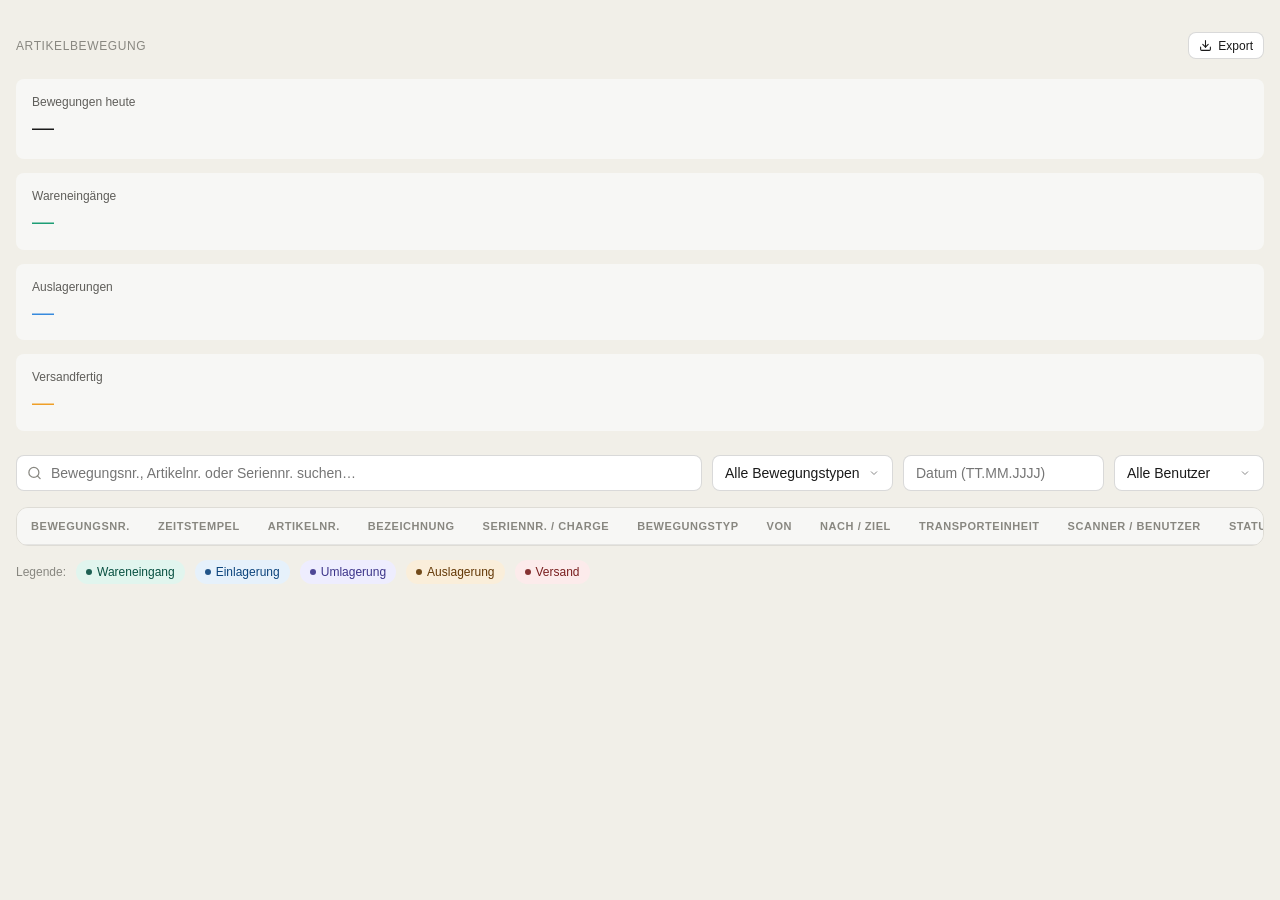
<file: sites/Artikelbewegung.html>
<!DOCTYPE html>
<html lang="de">
<head>
    <meta charset="UTF-8">
    <meta name="viewport" content="width=device-width, initial-scale=1.0">
    <title>Aero Dynamic Logistic – Artikelbewegung</title>
    <link rel="icon" type="image/png" sizes="32x32" href="../logistikapp.png">
    <link rel="stylesheet" href="../style.css">
</head>
<body>
<main>
<section class="container">

    <div class="page-header">
        <h2 class="section-title">Artikelbewegung</h2>
        <button class="btn btn-sm">
            <svg width="13" height="13" viewBox="0 0 24 24" fill="none" stroke="currentColor" stroke-width="2" stroke-linecap="round" stroke-linejoin="round"><path d="M21 15v4a2 2 0 0 1-2 2H5a2 2 0 0 1-2-2v-4"/><polyline points="7 10 12 15 17 10"/><line x1="12" y1="15" x2="12" y2="3"/></svg>
            Export
        </button>
    </div>

    <!-- KPIs -->
    <div class="grid-4 kpi-row">
        <div class="metric-card">
            <div class="metric-label">Bewegungen heute</div>
            <div class="metric-value" id="kpi-bwg-heute">—</div>
            <div class="metric-trend" id="kpi-bwg-trend"></div>
        </div>
        <div class="metric-card">
            <div class="metric-label">Wareneingänge</div>
            <div class="metric-value metric-value-success" id="kpi-bwg-wareneingang">—</div>
        </div>
        <div class="metric-card">
            <div class="metric-label">Auslagerungen</div>
            <div class="metric-value metric-value-info" id="kpi-bwg-auslagerung">—</div>
        </div>
        <div class="metric-card">
            <div class="metric-label">Versandfertig</div>
            <div class="metric-value metric-value-warning" id="kpi-bwg-versand">—</div>
        </div>
    </div>

    <!-- Filter bar -->
    <div class="filter-bar">
        <div class="search-field">
            <svg width="15" height="15" viewBox="0 0 24 24" fill="none" stroke="currentColor" stroke-width="2" stroke-linecap="round" stroke-linejoin="round"><circle cx="11" cy="11" r="8"/><line x1="21" y1="21" x2="16.65" y2="16.65"/></svg>
            <input type="text" placeholder="Bewegungsnr., Artikelnr. oder Seriennr. suchen…" />
        </div>
        <div class="field min-w-170">
            <select>
                <option value="">Alle Bewegungstypen</option>
                <option>Wareneingang</option>
                <option>Einlagerung</option>
                <option>Umlagerung</option>
                <option>Auslagerung</option>
                <option>Versand</option>
            </select>
        </div>
        <div class="field min-w-150">
            <input type="text" placeholder="Datum (TT.MM.JJJJ)" />
        </div>
        <div class="field min-w-150">
            <select>
                <option value="">Alle Benutzer</option>
                <option>K. Burmester</option>
                <option>M. Schulz</option>
                <option>J. Weber</option>
            </select>
        </div>
    </div>

    <!-- Tabelle -->
    <div class="table-wrap">
        <table class="data-table">
            <thead>
                <tr>
                    <th>Bewegungsnr.</th>
                    <th>Zeitstempel</th>
                    <th>Artikelnr.</th>
                    <th>Bezeichnung</th>
                    <th>Seriennr. / Charge</th>
                    <th>Bewegungstyp</th>
                    <th>Von</th>
                    <th>Nach / Ziel</th>
                    <th>Transporteinheit</th>
                    <th>Scanner / Benutzer</th>
                    <th>Status</th>
                </tr>
            </thead>
            <tbody></tbody>
        </table>
    </div>

    <!-- Legende -->
    <div class="legend-row">
        <span class="legend-label">Legende:</span>
        <span class="badge badge-success"><span class="dot"></span>Wareneingang</span>
        <span class="badge badge-info"><span class="dot"></span>Einlagerung</span>
        <span class="badge badge-purple"><span class="dot"></span>Umlagerung</span>
        <span class="badge badge-warning"><span class="dot"></span>Auslagerung</span>
        <span class="badge badge-danger"><span class="dot"></span>Versand</span>
    </div>

    <!-- Pagination -->
    <div class="pagination-row">
        <span class="pagination-info"></span>
        <div class="pagination-buttons"></div>
    </div>

</section>
</main>
</body>
</html>
</file>
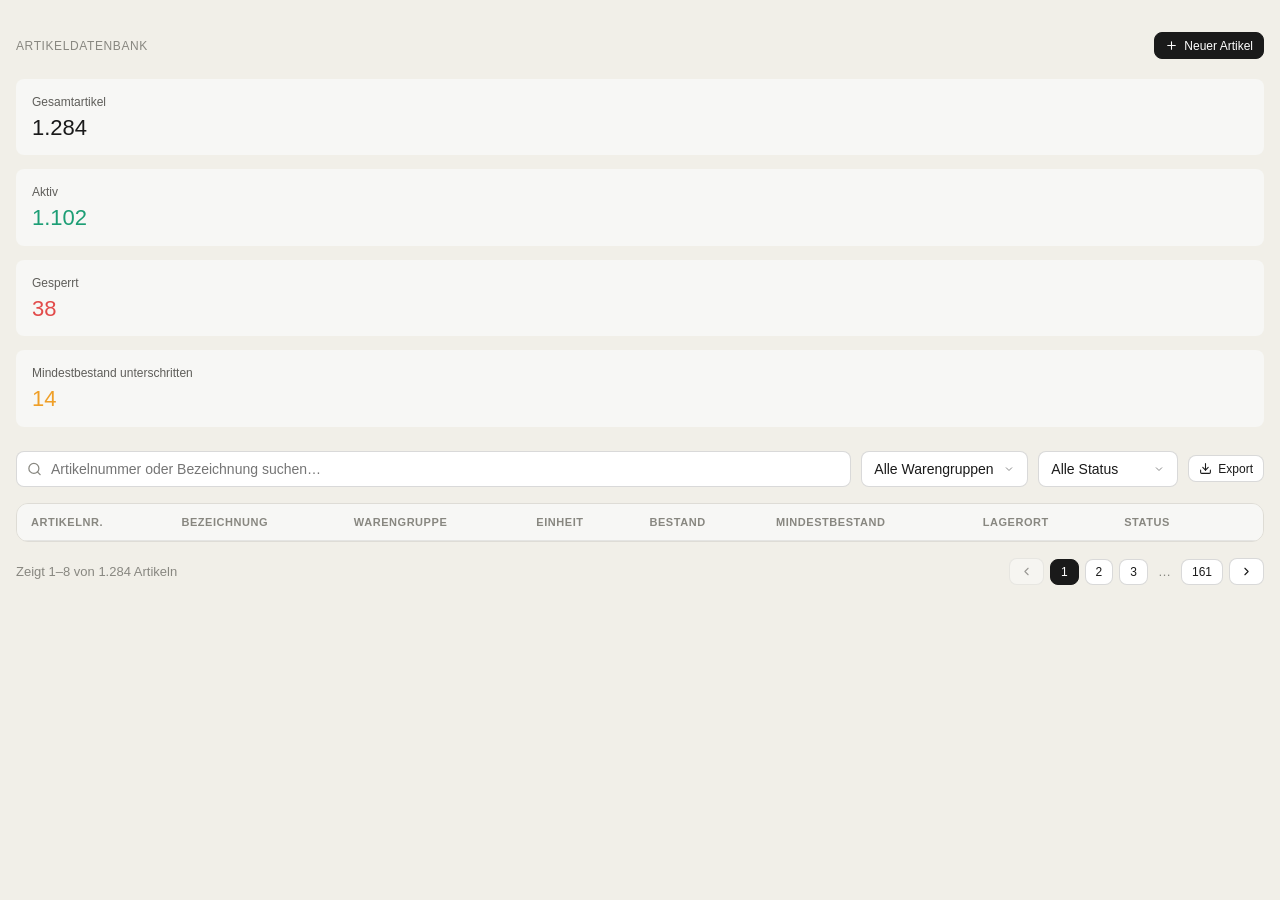
<file: sites/Artikeldatenbank.html>
<!DOCTYPE html>
<html lang="de">
<head>
    <meta charset="UTF-8">
    <meta name="viewport" content="width=device-width, initial-scale=1.0">
    <title>Aero Dynamic Logistic – Artikeldatenbank</title>
    <link rel="icon" type="image/png" sizes="32x32" href="../logistikapp.png">
    <link rel="stylesheet" href="../style.css">
</head>
<body>
<main>
<section class="container">

    <div class="page-header">
        <h2 class="section-title">Artikeldatenbank</h2>
        <button class="btn btn-primary btn-sm" data-action="neuer-artikel">
            <svg width="13" height="13" viewBox="0 0 24 24" fill="none" stroke="currentColor" stroke-width="2" stroke-linecap="round" stroke-linejoin="round"><line x1="12" y1="5" x2="12" y2="19"/><line x1="5" y1="12" x2="19" y2="12"/></svg>
            Neuer Artikel
        </button>
    </div>

    <!-- KPIs -->
    <div class="grid-4 kpi-row">
        <div class="metric-card">
            <div class="metric-label">Gesamtartikel</div>
            <div class="metric-value">1.284</div>
        </div>
        <div class="metric-card">
            <div class="metric-label">Aktiv</div>
            <div class="metric-value metric-value-success">1.102</div>
        </div>
        <div class="metric-card">
            <div class="metric-label">Gesperrt</div>
            <div class="metric-value metric-value-danger">38</div>
        </div>
        <div class="metric-card">
            <div class="metric-label">Mindestbestand unterschritten</div>
            <div class="metric-value metric-value-warning">14</div>
        </div>
    </div>

    <!-- Filter bar -->
    <div class="filter-bar">
        <div class="search-field">
            <svg width="15" height="15" viewBox="0 0 24 24" fill="none" stroke="currentColor" stroke-width="2" stroke-linecap="round" stroke-linejoin="round"><circle cx="11" cy="11" r="8"/><line x1="21" y1="21" x2="16.65" y2="16.65"/></svg>
            <input type="text" placeholder="Artikelnummer oder Bezeichnung suchen…" />
        </div>
        <div class="field min-w-160">
            <select>
                <option value="">Alle Warengruppen</option>
                <option>Hydraulik</option>
                <option>Elektronik</option>
                <option>Mechanik</option>
                <option>Verbrauchsmaterial</option>
            </select>
        </div>
        <div class="field min-w-140">
            <select>
                <option value="">Alle Status</option>
                <option>Aktiv</option>
                <option>Gesperrt</option>
                <option>Ausgelaufen</option>
            </select>
        </div>
        <button class="btn btn-sm">
            <svg width="13" height="13" viewBox="0 0 24 24" fill="none" stroke="currentColor" stroke-width="2" stroke-linecap="round" stroke-linejoin="round"><path d="M21 15v4a2 2 0 0 1-2 2H5a2 2 0 0 1-2-2v-4"/><polyline points="7 10 12 15 17 10"/><line x1="12" y1="15" x2="12" y2="3"/></svg>
            Export
        </button>
    </div>

    <!-- Tabelle -->
    <div class="table-wrap">
        <table class="data-table">
            <thead>
                <tr>
                    <th>Artikelnr.</th>
                    <th>Bezeichnung</th>
                    <th>Warengruppe</th>
                    <th>Einheit</th>
                    <th>Bestand</th>
                    <th>Mindestbestand</th>
                    <th>Lagerort</th>
                    <th>Status</th>
                    <th></th>
                </tr>
            </thead>
            <tbody></tbody>
        </table>
    </div>

    <!-- Pagination -->
    <div class="pagination-row">
        <span class="pagination-info">Zeigt 1–8 von 1.284 Artikeln</span>
        <div class="pagination-buttons">
            <button class="btn btn-sm" disabled>
                <svg width="13" height="13" viewBox="0 0 24 24" fill="none" stroke="currentColor" stroke-width="2" stroke-linecap="round" stroke-linejoin="round"><polyline points="15 18 9 12 15 6"/></svg>
            </button>
            <button class="btn btn-sm btn-primary">1</button>
            <button class="btn btn-sm">2</button>
            <button class="btn btn-sm">3</button>
            <span class="pagination-ellipsis">…</span>
            <button class="btn btn-sm">161</button>
            <button class="btn btn-sm">
                <svg width="13" height="13" viewBox="0 0 24 24" fill="none" stroke="currentColor" stroke-width="2" stroke-linecap="round" stroke-linejoin="round"><polyline points="9 18 15 12 9 6"/></svg>
            </button>
        </div>
    </div>

</section>
</main>
</body>
</html>
</file>
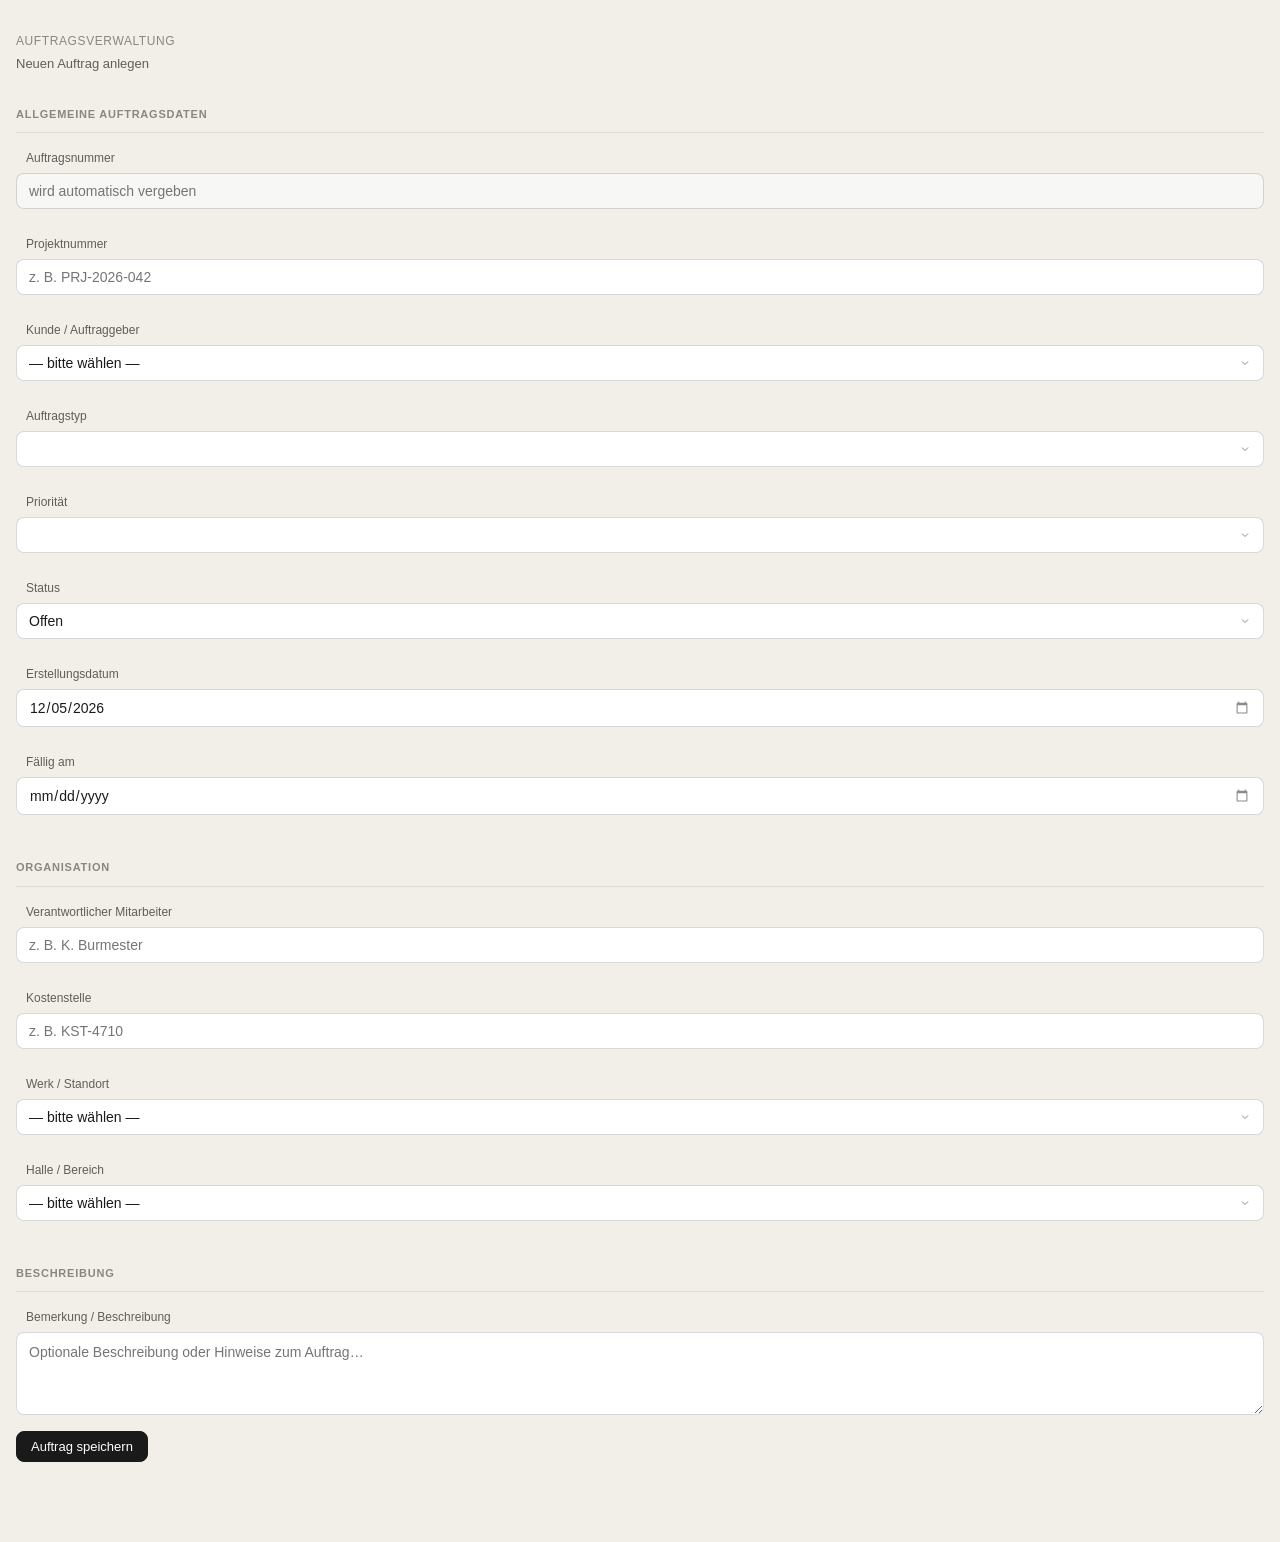
<file: sites/Auftrag.html>
<!DOCTYPE html>
<html lang="de">
<head>
  <meta charset="UTF-8" />
  <meta name="viewport" content="width=device-width, initial-scale=1.0" />
  <title>Auftragsverwaltung – Aero Dynamic Logistic</title>
  <link rel="stylesheet" href="../style.css" />
</head>
<body>
<main>
<section class="container">

  <div class="page-header">
    <div>
      <h2 class="section-title" style="margin:0">Auftragsverwaltung</h2>
      <p style="font-size:13px;color:var(--text-secondary);margin:4px 0 0">Neuen Auftrag anlegen</p>
    </div>
  </div>

  <!-- Allgemeine Auftragsdaten -->
  <p class="form-group-label">Allgemeine Auftragsdaten</p>
  <div class="grid-4">
    <div class="field">
      <label>Auftragsnummer</label>
      <input type="text" id="auftrag-nr" placeholder="wird automatisch vergeben" readonly
             style="color:var(--text-secondary);background:var(--bg-secondary);" />
    </div>
    <div class="field">
      <label>Projektnummer</label>
      <input type="text" id="auftrag-projektnr" placeholder="z. B. PRJ-2026-042" />
    </div>
    <div class="field">
      <label>Kunde / Auftraggeber</label>
      <select id="auftrag-kunde">
        <option value="">— bitte wählen —</option>
        <optgroup label="Airlines – Deutschland">
          <option>Deutsche Lufthansa AG</option>
          <option>Eurowings GmbH</option>
          <option>Condor Flugdienst GmbH</option>
          <option>TUIfly GmbH</option>
        </optgroup>
        <optgroup label="Airlines – Europa">
          <option>Air France S.A.</option>
          <option>British Airways PLC</option>
          <option>KLM Royal Dutch Airlines</option>
          <option>Ryanair DAC</option>
          <option>easyJet plc</option>
          <option>Swiss International Air Lines AG</option>
          <option>Turkish Airlines A.Ş.</option>
          <option>Iberia L.A.E.</option>
          <option>Finnair PLC</option>
          <option>Austrian Airlines AG</option>
          <option>Brussels Airlines SA</option>
        </optgroup>
        <optgroup label="Airlines – International">
          <option>Emirates</option>
          <option>Qatar Airways</option>
          <option>Singapore Airlines</option>
          <option>Delta Air Lines Inc.</option>
          <option>United Airlines Inc.</option>
          <option>American Airlines Inc.</option>
          <option>Air Canada</option>
          <option>Cathay Pacific Airways</option>
          <option>Japan Airlines Co. Ltd.</option>
          <option>All Nippon Airways Co. Ltd.</option>
        </optgroup>
        <optgroup label="MRO &amp; Technik">
          <option>Lufthansa Technik AG</option>
          <option>Air France Industries KLM E&amp;M</option>
          <option>SR Technics Switzerland AG</option>
          <option>Sabena Technics S.A.</option>
          <option>HAECO Hong Kong</option>
        </optgroup>
        <optgroup label="Hersteller &amp; Zulieferer">
          <option>Airbus SE</option>
          <option>The Boeing Company</option>
          <option>MTU Aero Engines AG</option>
          <option>Rolls-Royce Deutschland Ltd &amp; Co. KG</option>
          <option>Safran S.A.</option>
          <option>Collins Aerospace</option>
          <option>Honeywell Aerospace</option>
          <option>GE Aviation</option>
          <option>Pratt &amp; Whitney</option>
          <option>Liebherr Aerospace</option>
          <option>Diehl Aviation GmbH</option>
        </optgroup>
        <optgroup label="Flughäfen &amp; Ground Services">
          <option>Fraport AG</option>
          <option>Flughafen München GmbH</option>
          <option>Flughafen Hamburg GmbH</option>
          <option>Flughafen Stuttgart GmbH</option>
          <option>Flughafen Düsseldorf GmbH</option>
          <option>Berlin Brandenburg Airport GmbH</option>
          <option>Swissport International AG</option>
        </optgroup>
        <optgroup label="Verteidigung &amp; Raumfahrt">
          <option>Airbus Defence and Space GmbH</option>
          <option>Leonardo S.p.A.</option>
          <option>BAE Systems PLC</option>
        </optgroup>
      </select>
    </div>
    <div class="field">
      <label>Auftragstyp</label>
      <select id="auftrag-typ">
        <option value=""></option>
        <option>Produktion</option>
        <option>Materialbestellung</option>
        <option>Transportauftrag</option>
        <option>Wartung</option>
        <option>Reparatur</option>
      </select>
    </div>
  </div>
  <div class="grid-4">
    <div class="field">
      <label>Priorität</label>
      <select id="auftrag-prio">
        <option value=""></option>
        <option>Niedrig</option>
        <option>Normal</option>
        <option>Hoch</option>
        <option>Kritisch</option>
      </select>
    </div>
    <div class="field">
      <label>Status</label>
      <select id="auftrag-status">
        <option value=""></option>
        <option>Neu</option>
        <option selected>Offen</option>
        <option>In Bearbeitung</option>
        <option>Abgeschlossen</option>
        <option>Storniert</option>
      </select>
    </div>
    <div class="field">
      <label>Erstellungsdatum</label>
      <input type="date" id="auftrag-datum" />
    </div>
    <div class="field">
      <label>Fällig am</label>
      <input type="date" id="auftrag-faellig" />
    </div>
  </div>

  <!-- Organisation -->
  <p class="form-group-label">Organisation</p>
  <div class="grid-4">
    <div class="field">
      <label>Verantwortlicher Mitarbeiter</label>
      <input type="text" id="auftrag-verantwortlich" placeholder="z. B. K. Burmester" />
    </div>
    <div class="field">
      <label>Kostenstelle</label>
      <input type="text" id="auftrag-kostenstelle" placeholder="z. B. KST-4710" />
    </div>
    <div class="field">
      <label>Werk / Standort</label>
      <select id="auftrag-werk">
        <option value="">— bitte wählen —</option>
      </select>
    </div>
    <div class="field">
      <label>Halle / Bereich</label>
      <select id="auftrag-halle">
        <option value="">— bitte wählen —</option>
      </select>
    </div>
  </div>

  <!-- Beschreibung -->
  <p class="form-group-label">Beschreibung</p>
  <div class="field">
    <label>Bemerkung / Beschreibung</label>
    <textarea id="auftrag-bemerkung" rows="3"
      placeholder="Optionale Beschreibung oder Hinweise zum Auftrag…"></textarea>
  </div>

  <div class="form-actions">
    <button class="btn btn-primary">Auftrag speichern</button>
  </div>

</section>

<script>
(function () {
  function fillNextNr() {
    const el = document.getElementById('auftrag-nr');
    if (el && typeof ADLStore !== 'undefined') {
      el.value = ADLStore.auftraege.nextNr('AUF', 'nr');
    }
  }
  function fillDate() {
    const el = document.getElementById('auftrag-datum');
    if (el && !el.value) el.value = new Date().toISOString().slice(0, 10);
  }
  function fillWerk() {
    const el = document.getElementById('auftrag-werk');
    if (!el || typeof ADLStore === 'undefined') return;
    const cur = el.value;
    const lager = ADLStore.lager.getAll();
    el.innerHTML = '<option value="">— bitte wählen —</option>' +
      lager.map(l => `<option value="${l.bezeichnung}">${l.nr} – ${l.bezeichnung}</option>`).join('');
    if (cur) el.value = cur;
  }
  function fillHalle(filterBezeichnung) {
    const el = document.getElementById('auftrag-halle');
    if (!el || typeof ADLStore === 'undefined') return;
    const cur = el.value;
    const hallen = ADLStore.hallen.getAll();
    const filtered = filterBezeichnung
      ? (() => {
          const lager = ADLStore.lager.getAll().find(l => l.bezeichnung === filterBezeichnung);
          return lager ? hallen.filter(h => h.lagerNr === lager.nr) : hallen;
        })()
      : hallen;
    el.innerHTML = '<option value="">— bitte wählen —</option>' +
      filtered.map(h => `<option value="${h.bezeichnung}">${h.nr} – ${h.bezeichnung}</option>`).join('');
    if (cur) el.value = cur;
  }

  fillNextNr();
  fillDate();
  fillWerk();
  fillHalle();

  document.getElementById('auftrag-werk')?.addEventListener('change', function () {
    fillHalle(this.value);
  });
})();
</script>
</main>
</body>
</html>
</file>
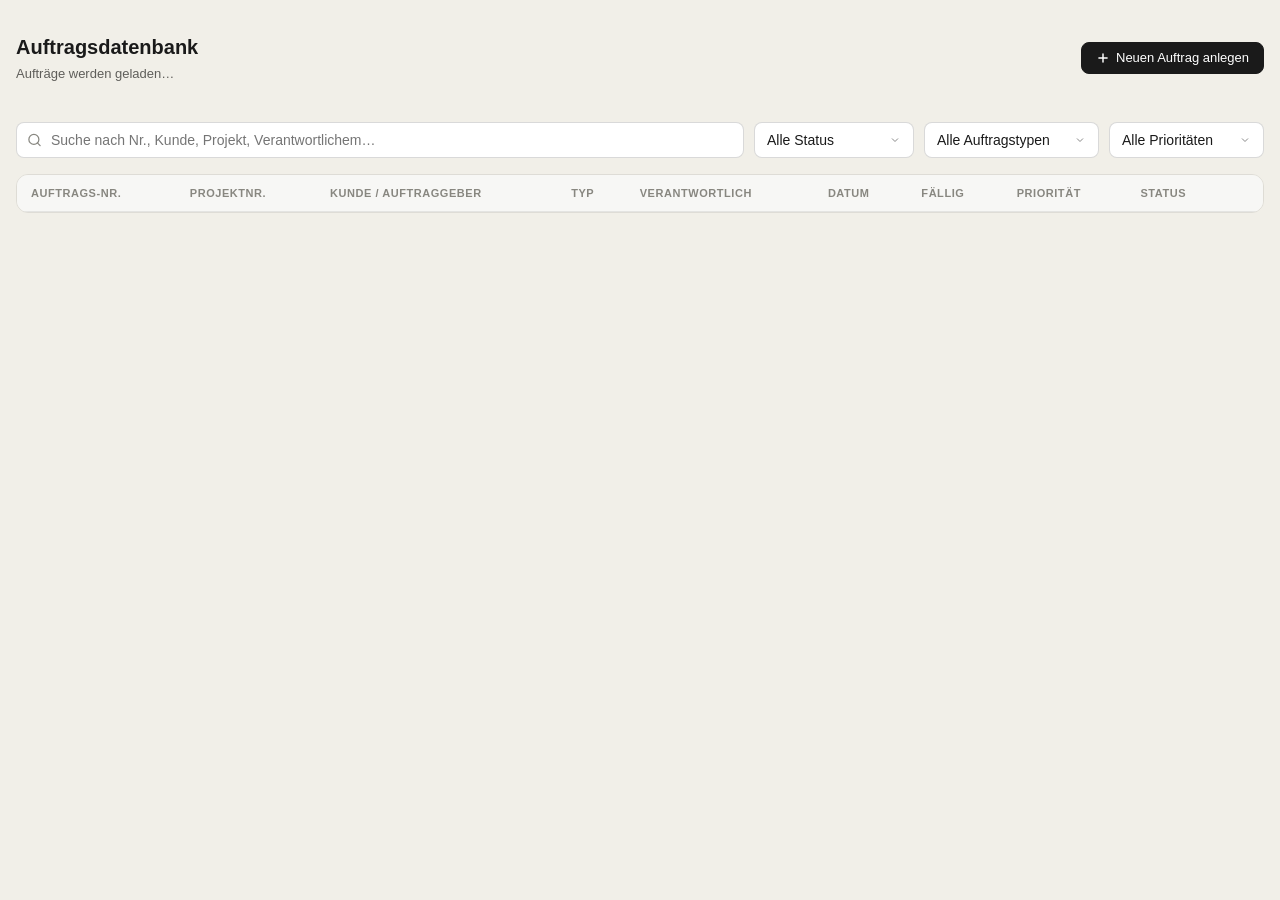
<file: sites/Auftragsdatenbank.html>
<!DOCTYPE html>
<html lang="de">
<head>
  <meta charset="UTF-8" />
  <meta name="viewport" content="width=device-width, initial-scale=1.0" />
  <title>Auftragsdatenbank – Aero Dynamic Logistic</title>
  <link rel="stylesheet" href="../style.css" />
</head>
<body>
<main>
<style>
  .av-stats { display:grid; grid-template-columns:repeat(4,1fr); gap:12px; margin-bottom:18px; }
  .av-stat  { background:var(--bg-primary); border:0.5px solid var(--border-subtle); border-radius:var(--radius-lg); padding:14px 18px; display:flex; justify-content:space-between; align-items:center; }
  .av-stat-label { font-size:12px; color:var(--text-secondary); }
  .av-stat-value { font-size:24px; font-weight:700; }
  .data-table tbody tr { cursor:pointer; }
  .data-table tbody td.td-actions { cursor:default; white-space:nowrap; text-align:right; }
  .confirm-overlay { display:none; position:fixed; inset:0; background:rgba(0,0,0,.5); z-index:300; align-items:center; justify-content:center; padding:16px; }
  .confirm-overlay.open { display:flex; }
  .confirm-box { background:var(--bg-primary); border:0.5px solid var(--border-subtle); border-radius:var(--radius-xl); padding:28px 28px 22px; max-width:440px; width:100%; box-shadow:0 16px 48px rgba(0,0,0,.2); }
  .confirm-title { font-size:16px; font-weight:700; color:var(--text-primary); margin-bottom:10px; }
  .confirm-msg   { font-size:13px; color:var(--text-secondary); line-height:1.6; margin-bottom:22px; }
  .confirm-actions { display:flex; justify-content:flex-end; gap:8px; }
  .td-empty  { text-align:center; padding:40px !important; color:var(--text-tertiary); font-size:13px; }
  .av-title    { font-size:20px; font-weight:700; color:var(--text-primary); }
  .av-subtitle { font-size:13px; color:var(--text-secondary); margin-top:2px; }
</style>
<div class="container" style="max-width:1400px;">

  <!-- Seitenkopf -->
  <div class="page-header">
    <div>
      <div class="av-title">Auftragsdatenbank</div>
      <div class="av-subtitle" id="av-subtitle">Aufträge werden geladen…</div>
    </div>
    <button class="btn btn-primary" id="btn-neuer-auftrag">
      <svg width="14" height="14" viewBox="0 0 24 24" fill="none" stroke="currentColor" stroke-width="2.5"
           stroke-linecap="round" stroke-linejoin="round">
        <line x1="12" y1="5" x2="12" y2="19"/><line x1="5" y1="12" x2="19" y2="12"/>
      </svg>
      Neuen Auftrag anlegen
    </button>
  </div>

  <!-- Quick-Stats -->
  <div class="av-stats" id="av-stats"></div>

  <!-- Filterleiste -->
  <div class="filter-bar">
    <div class="search-field" style="flex:1;min-width:240px;">
      <svg width="15" height="15" viewBox="0 0 24 24" fill="none" stroke="currentColor"
           stroke-width="2" stroke-linecap="round" stroke-linejoin="round">
        <circle cx="11" cy="11" r="8"/><line x1="21" y1="21" x2="16.65" y2="16.65"/>
      </svg>
      <input type="text" id="av-search" placeholder="Suche nach Nr., Kunde, Projekt, Verantwortlichem…" />
    </div>
    <div class="field" style="margin:0;">
      <select id="av-filter-status" style="min-width:160px;">
        <option value="">Alle Status</option>
        <option>Neu</option>
        <option>Offen</option>
        <option>In Bearbeitung</option>
        <option>Abgeschlossen</option>
        <option>Storniert</option>
      </select>
    </div>
    <div class="field" style="margin:0;">
      <select id="av-filter-typ" style="min-width:175px;">
        <option value="">Alle Auftragstypen</option>
        <option>Produktion</option>
        <option>Materialbestellung</option>
        <option>Transportauftrag</option>
        <option>Wartung</option>
        <option>Reparatur</option>
      </select>
    </div>
    <div class="field" style="margin:0;">
      <select id="av-filter-prio" style="min-width:155px;">
        <option value="">Alle Prioritäten</option>
        <option>Niedrig</option>
        <option>Normal</option>
        <option>Hoch</option>
        <option>Kritisch</option>
      </select>
    </div>
  </div>

  <!-- Datentabelle -->
  <div class="table-wrap">
    <table class="data-table">
      <thead>
        <tr>
          <th>Auftrags-Nr.</th>
          <th>Projektnr.</th>
          <th>Kunde / Auftraggeber</th>
          <th>Typ</th>
          <th>Verantwortlich</th>
          <th>Datum</th>
          <th>Fällig</th>
          <th>Priorität</th>
          <th>Status</th>
          <th></th>
        </tr>
      </thead>
      <tbody id="av-tbody"></tbody>
    </table>
  </div>

</div>

<!-- Modal: Neuer Auftrag / Auftrag bearbeiten -->
<div class="modal-overlay" id="modal-auftrag" role="dialog" aria-modal="true"
     aria-labelledby="modal-auftrag-title">
  <div class="modal" style="max-width:860px;">
    <div class="modal-header">
      <h3 id="modal-auftrag-title">Neuen Auftrag anlegen</h3>
      <button class="modal-close" id="modal-auftrag-close" aria-label="Schließen">
        <svg width="16" height="16" viewBox="0 0 24 24" fill="none" stroke="currentColor"
             stroke-width="2" stroke-linecap="round" stroke-linejoin="round">
          <line x1="18" y1="6" x2="6" y2="18"/><line x1="6" y1="6" x2="18" y2="18"/>
        </svg>
      </button>
    </div>
    <div class="modal-body">

      <p class="form-group-label">Allgemeine Auftragsdaten</p>
      <div class="grid-4">
        <div class="field">
          <label>Auftragsnummer</label>
          <input type="text" id="auf-nr" placeholder="wird automatisch vergeben" />
        </div>
        <div class="field">
          <label>Projektnummer</label>
          <input type="text" id="auf-projektnr" placeholder="z. B. PRJ-2026-042" />
        </div>
        <div class="field">
          <label>Kunde / Auftraggeber</label>
          <select id="auf-kunde">
            <option value="">— bitte wählen —</option>
            <optgroup label="Airlines – Deutschland">
              <option>Deutsche Lufthansa AG</option>
              <option>Eurowings GmbH</option>
              <option>Condor Flugdienst GmbH</option>
              <option>TUIfly GmbH</option>
            </optgroup>
            <optgroup label="Airlines – Europa">
              <option>Air France S.A.</option>
              <option>British Airways PLC</option>
              <option>KLM Royal Dutch Airlines</option>
              <option>Ryanair DAC</option>
              <option>easyJet plc</option>
              <option>Swiss International Air Lines AG</option>
              <option>Turkish Airlines A.Ş.</option>
              <option>Iberia L.A.E.</option>
              <option>Finnair PLC</option>
              <option>Austrian Airlines AG</option>
              <option>Brussels Airlines SA</option>
            </optgroup>
            <optgroup label="Airlines – International">
              <option>Emirates</option>
              <option>Qatar Airways</option>
              <option>Singapore Airlines</option>
              <option>Delta Air Lines Inc.</option>
              <option>United Airlines Inc.</option>
              <option>American Airlines Inc.</option>
              <option>Air Canada</option>
              <option>Cathay Pacific Airways</option>
              <option>Japan Airlines Co. Ltd.</option>
              <option>All Nippon Airways Co. Ltd.</option>
            </optgroup>
            <optgroup label="MRO &amp; Technik">
              <option>Lufthansa Technik AG</option>
              <option>Air France Industries KLM E&amp;M</option>
              <option>SR Technics Switzerland AG</option>
              <option>Sabena Technics S.A.</option>
              <option>HAECO Hong Kong</option>
            </optgroup>
            <optgroup label="Hersteller &amp; Zulieferer">
              <option>Airbus SE</option>
              <option>The Boeing Company</option>
              <option>MTU Aero Engines AG</option>
              <option>Rolls-Royce Deutschland Ltd &amp; Co. KG</option>
              <option>Safran S.A.</option>
              <option>Collins Aerospace</option>
              <option>Honeywell Aerospace</option>
              <option>GE Aviation</option>
              <option>Pratt &amp; Whitney</option>
              <option>Liebherr Aerospace</option>
              <option>Diehl Aviation GmbH</option>
            </optgroup>
            <optgroup label="Flughäfen &amp; Ground Services">
              <option>Fraport AG</option>
              <option>Flughafen München GmbH</option>
              <option>Flughafen Hamburg GmbH</option>
              <option>Flughafen Stuttgart GmbH</option>
              <option>Flughafen Düsseldorf GmbH</option>
              <option>Berlin Brandenburg Airport GmbH</option>
              <option>Swissport International AG</option>
            </optgroup>
            <optgroup label="Verteidigung &amp; Raumfahrt">
              <option>Airbus Defence and Space GmbH</option>
              <option>Leonardo S.p.A.</option>
              <option>BAE Systems PLC</option>
            </optgroup>
          </select>
        </div>
        <div class="field">
          <label>Auftragstyp</label>
          <select id="auf-typ">
            <option value=""></option>
            <option>Produktion</option>
            <option>Materialbestellung</option>
            <option>Transportauftrag</option>
            <option>Wartung</option>
            <option>Reparatur</option>
          </select>
        </div>
      </div>
      <div class="grid-4">
        <div class="field">
          <label>Priorität</label>
          <select id="auf-prio">
            <option value=""></option>
            <option>Niedrig</option>
            <option>Normal</option>
            <option>Hoch</option>
            <option>Kritisch</option>
          </select>
        </div>
        <div class="field">
          <label>Status</label>
          <select id="auf-status">
            <option value=""></option>
            <option>Neu</option>
            <option>Offen</option>
            <option>In Bearbeitung</option>
            <option>Abgeschlossen</option>
            <option>Storniert</option>
          </select>
        </div>
        <div class="field">
          <label>Erstellungsdatum</label>
          <input type="date" id="auf-datum" />
        </div>
        <div class="field">
          <label>Fällig am</label>
          <input type="date" id="auf-faellig" />
        </div>
      </div>

      <p class="form-group-label">Organisation</p>
      <div class="grid-4">
        <div class="field">
          <label>Verantwortlicher Mitarbeiter</label>
          <input type="text" id="auf-verantwortlich" placeholder="z. B. K. Burmester" />
        </div>
        <div class="field">
          <label>Kostenstelle</label>
          <input type="text" id="auf-kostenstelle" placeholder="z. B. KST-4710" />
        </div>
        <div class="field">
          <label>Werk / Standort</label>
          <select id="auf-werk">
            <option value="">— bitte wählen —</option>
          </select>
        </div>
        <div class="field">
          <label>Halle / Bereich</label>
          <select id="auf-halle">
            <option value="">— bitte wählen —</option>
          </select>
        </div>
      </div>

      <p class="form-group-label">Beschreibung</p>
      <div class="field">
        <label>Bemerkung / Beschreibung</label>
        <textarea id="auf-bemerkung" rows="3"
          placeholder="Optionale Beschreibung oder Hinweise zum Auftrag…"></textarea>
      </div>

    </div>
    <div class="modal-footer">
      <button class="btn btn-primary" id="modal-auftrag-save">Speichern</button>
      <button class="btn" id="modal-auftrag-cancel">Abbrechen</button>
    </div>
  </div>
</div>

<!-- Bestätigungsdialog: Löschen -->
<div class="confirm-overlay" id="confirm-overlay">
  <div class="confirm-box">
    <div class="confirm-title">Auftrag löschen</div>
    <div class="confirm-msg" id="confirm-msg"></div>
    <div class="confirm-actions">
      <button class="btn" id="confirm-cancel">Abbrechen</button>
      <button class="btn btn-danger" id="confirm-ok">Endgültig löschen</button>
    </div>
  </div>
</div>

<script>
(function () {
  'use strict';

  const store  = ADLStore.auftraege;
  let editId   = null;
  let deleteId = null;
  let allData  = [];

  const BADGE = {
    'Aktiv':'success','Abgeschlossen':'success',
    'In Bearbeitung':'warning','Hoch':'warning',
    'Offen':'info','Normal':'info','Neu':'info',
    'Niedrig':'secondary',
    'Storniert':'danger','Kritisch':'danger',
  };
  function badge(s) {
    if (!s) return '–';
    return `<span class="badge badge-${BADGE[s]||'info'}"><span class="dot"></span>${esc(s)}</span>`;
  }
  function esc(s) {
    return String(s??'').replace(/&/g,'&amp;').replace(/</g,'&lt;').replace(/>/g,'&gt;').replace(/"/g,'&quot;');
  }
  function fmtDate(iso) {
    if (!iso) return '–';
    const d = new Date(iso);
    return isNaN(d) ? iso : d.toLocaleDateString('de-DE');
  }

  function renderStats(data) {
    let offen = 0, aktiv = 0, kritisch = 0;
    data.forEach(r => {
      if (r.status === 'Offen' || r.status === 'Neu') offen++;
      if (r.status === 'In Bearbeitung') aktiv++;
      if (r.prioritaet === 'Kritisch') kritisch++;
    });
    document.getElementById('av-stats').innerHTML = [
      ['Gesamt',         data.length, 'var(--text-primary)'],
      ['Offen / Neu',    offen,       'var(--info-solid)'],
      ['In Bearbeitung', aktiv,       'var(--warning-solid)'],
      ['Kritisch',       kritisch,    'var(--danger-solid)'],
    ].map(([label, val, color]) => `
      <div class="av-stat">
        <span class="av-stat-label">${label}</span>
        <span class="av-stat-value" style="color:${color}">${val}</span>
      </div>`).join('');
  }

  const EDIT_SVG = `<svg width="13" height="13" viewBox="0 0 24 24" fill="none" stroke="currentColor" stroke-width="2" stroke-linecap="round" stroke-linejoin="round"><path d="M11 4H4a2 2 0 0 0-2 2v16a2 2 0 0 0 2 2h14a2 2 0 0 0 2-2v-7"/><path d="M18.5 2.5a2.121 2.121 0 0 1 3 3L12 15l-4 1 1-4 9.5-9.5z"/></svg>`;
  const DEL_SVG  = `<svg width="13" height="13" viewBox="0 0 24 24" fill="none" stroke="currentColor" stroke-width="2" stroke-linecap="round" stroke-linejoin="round"><polyline points="3 6 5 6 21 6"/><path d="M19 6l-1 14a2 2 0 0 1-2 2H8a2 2 0 0 1-2-2L5 6"/><path d="M10 11v6"/><path d="M14 11v6"/><path d="M9 6V4a1 1 0 0 1 1-1h4a1 1 0 0 1 1 1v2"/></svg>`;

  function renderTable(data) {
    const tbody = document.getElementById('av-tbody');
    const total = allData.length;
    document.getElementById('av-subtitle').textContent =
      data.length === total
        ? `${total} Auftrag${total !== 1 ? 'e' : ''} im System`
        : `${data.length} von ${total} Aufträgen`;

    if (!data.length) {
      tbody.innerHTML = `<tr><td colspan="10" class="td-empty">Keine Aufträge gefunden.</td></tr>`;
      return;
    }
    tbody.innerHTML = data.map(r => `
      <tr data-id="${esc(r.id)}">
        <td style="font-weight:600;white-space:nowrap;">${esc(r.nr||'–')}</td>
        <td class="td-mono">${esc(r.projektnr||'–')}</td>
        <td>${esc(r.kunde||'–')}</td>
        <td style="color:var(--text-secondary);">${esc(r.typ||'–')}</td>
        <td style="color:var(--text-secondary);">${esc(r.verantwortlicher||'–')}</td>
        <td style="color:var(--text-secondary);white-space:nowrap;">${fmtDate(r.datum)}</td>
        <td style="color:var(--text-secondary);white-space:nowrap;">${fmtDate(r.faellig)}</td>
        <td>${badge(r.prioritaet)}</td>
        <td>${badge(r.status)}</td>
        <td class="td-actions">
          <button class="btn btn-sm" title="Bearbeiten"
                  data-action="edit" data-id="${esc(r.id)}">${EDIT_SVG}</button>
          <button class="btn btn-sm" title="Löschen" style="color:var(--danger-text);"
                  data-action="delete" data-id="${esc(r.id)}"
                  data-label="${esc(r.nr||r.id)}">${DEL_SVG}</button>
        </td>
      </tr>`).join('');
  }

  function reload() {
    allData = store.getAll();
    renderStats(allData);
    applyFilter();
  }

  function applyFilter() {
    const q  = document.getElementById('av-search').value.trim().toLowerCase();
    const st = document.getElementById('av-filter-status').value;
    const ty = document.getElementById('av-filter-typ').value;
    const pr = document.getElementById('av-filter-prio').value;
    const filtered = allData.filter(r => {
      if (st && r.status     !== st) return false;
      if (ty && r.typ        !== ty) return false;
      if (pr && r.prioritaet !== pr) return false;
      if (q) {
        const hay = [r.nr, r.projektnr, r.kunde, r.verantwortlicher, r.kostenstelle]
          .join(' ').toLowerCase();
        if (!hay.includes(q)) return false;
      }
      return true;
    });
    renderTable(filtered);
  }

  const modal      = document.getElementById('modal-auftrag');
  const modalTitle = document.getElementById('modal-auftrag-title');

  function getVal(id) { return (document.getElementById(id)?.value??'').trim(); }
  function setVal(id, v) { const el = document.getElementById(id); if (el) el.value = v??''; }

  function fillWerkSelect(selectedVal) {
    const el = document.getElementById('auf-werk');
    if (!el) return;
    const lager = ADLStore.lager.getAll();
    el.innerHTML = '<option value="">— bitte wählen —</option>' +
      lager.map(l => `<option value="${l.bezeichnung}">${l.nr} – ${l.bezeichnung}</option>`).join('');
    if (selectedVal) el.value = selectedVal;
  }

  function fillHalleSelect(filterBezeichnung, selectedVal) {
    const el = document.getElementById('auf-halle');
    if (!el) return;
    const hallen = ADLStore.hallen.getAll();
    const filtered = filterBezeichnung
      ? (() => {
          const lager = ADLStore.lager.getAll().find(l => l.bezeichnung === filterBezeichnung);
          return lager ? hallen.filter(h => h.lagerNr === lager.nr) : hallen;
        })()
      : hallen;
    el.innerHTML = '<option value="">— bitte wählen —</option>' +
      filtered.map(h => `<option value="${h.bezeichnung}">${h.nr} – ${h.bezeichnung}</option>`).join('');
    if (selectedVal) el.value = selectedVal;
  }

  function openModal(title, record) {
    modalTitle.textContent = title;
    setVal('auf-nr',           record?.nr           || store.nextNr('AUF', 'nr'));
    setVal('auf-projektnr',    record?.projektnr    || '');
    setVal('auf-kunde',        record?.kunde        || '');
    setVal('auf-typ',          record?.typ          || '');
    setVal('auf-prio',         record?.prioritaet   || '');
    setVal('auf-status',       record?.status       || 'Offen');
    setVal('auf-datum',        record?.datum        || new Date().toISOString().slice(0,10));
    setVal('auf-faellig',      record?.faellig      || '');
    setVal('auf-verantwortlich', record?.verantwortlicher || '');
    setVal('auf-kostenstelle', record?.kostenstelle || '');
    fillWerkSelect(record?.werk  || '');
    fillHalleSelect(record?.werk || '', record?.halle || '');
    setVal('auf-bemerkung',    record?.bemerkung    || '');
    modal.classList.add('open');
    document.getElementById('auf-projektnr').focus();
  }

  function closeModal() { modal.classList.remove('open'); editId = null; }

  function saveModal() {
    const nr = getVal('auf-nr');
    if (!nr) { document.getElementById('auf-nr').focus(); return; }
    const data = {
      nr,
      projektnr:        getVal('auf-projektnr'),
      kunde:            getVal('auf-kunde'),
      typ:              getVal('auf-typ'),
      prioritaet:       getVal('auf-prio'),
      status:           getVal('auf-status'),
      datum:            getVal('auf-datum'),
      faellig:          getVal('auf-faellig'),
      verantwortlicher: getVal('auf-verantwortlich'),
      kostenstelle:     getVal('auf-kostenstelle'),
      werk:             getVal('auf-werk'),
      halle:            getVal('auf-halle'),
      bemerkung:        getVal('auf-bemerkung'),
    };
    if (editId) { store.update(editId, data); }
    else        { store.add(data); }
    closeModal();
    reload();
  }

  const confirmOverlay = document.getElementById('confirm-overlay');

  function openConfirm(id, label) {
    deleteId = id;
    document.getElementById('confirm-msg').textContent =
      `Soll Auftrag „${label}" wirklich endgültig gelöscht werden? Diese Aktion kann nicht rückgängig gemacht werden.`;
    confirmOverlay.classList.add('open');
  }
  function closeConfirm() { confirmOverlay.classList.remove('open'); deleteId = null; }

  document.getElementById('auf-werk')?.addEventListener('change', function () {
    fillHalleSelect(this.value, '');
  });

  document.getElementById('btn-neuer-auftrag').addEventListener('click', () => {
    editId = null; openModal('Neuen Auftrag anlegen', null);
  });
  document.getElementById('modal-auftrag-close').addEventListener('click', closeModal);
  document.getElementById('modal-auftrag-cancel').addEventListener('click', closeModal);
  modal.addEventListener('click', e => { if (e.target === modal) closeModal(); });
  document.getElementById('modal-auftrag-save').addEventListener('click', saveModal);

  document.getElementById('av-search').addEventListener('input', applyFilter);
  document.getElementById('av-filter-status').addEventListener('change', applyFilter);
  document.getElementById('av-filter-typ').addEventListener('change', applyFilter);
  document.getElementById('av-filter-prio').addEventListener('change', applyFilter);

  document.getElementById('av-tbody').addEventListener('click', e => {
    const row = e.target.closest('tr[data-id]');
    if (!row) return;
    const btn = e.target.closest('[data-action]');
    if (btn) {
      const id = btn.dataset.id;
      if (btn.dataset.action === 'edit') {
        editId = id; openModal('Auftrag bearbeiten', store.getById(id));
      } else if (btn.dataset.action === 'delete') {
        openConfirm(id, btn.dataset.label);
      }
      return;
    }
    editId = row.dataset.id;
    openModal('Auftrag bearbeiten', store.getById(editId));
  });

  document.getElementById('confirm-cancel').addEventListener('click', closeConfirm);
  confirmOverlay.addEventListener('click', e => { if (e.target === confirmOverlay) closeConfirm(); });
  document.getElementById('confirm-ok').addEventListener('click', () => {
    if (deleteId) { store.remove(deleteId); closeConfirm(); reload(); }
  });

  document.addEventListener('keydown', e => {
    if (e.key === 'Escape') { closeModal(); closeConfirm(); }
  });
  modal.addEventListener('keydown', e => {
    if (e.key === 'Enter' && e.target.tagName !== 'TEXTAREA') { e.preventDefault(); saveModal(); }
  });

  reload();
})();
</script>

</main>
</body>
</html>
</file>
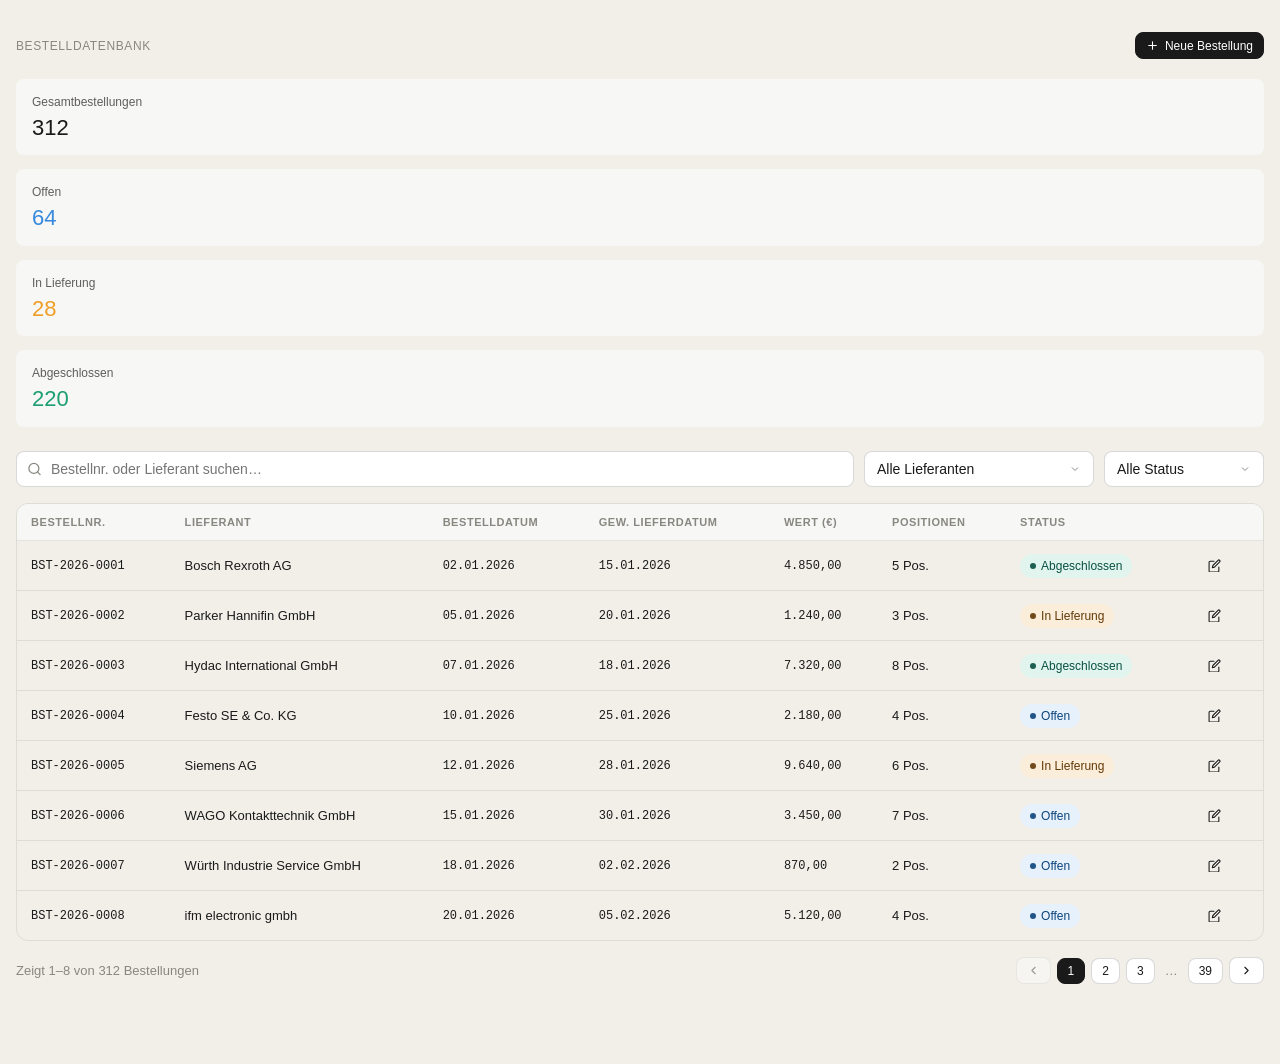
<file: sites/Bestelldatenbank.html>
<!DOCTYPE html>
<html lang="de">
<head>
    <meta charset="UTF-8">
    <meta name="viewport" content="width=device-width, initial-scale=1.0">
    <title>Aero Dynamic Logistic – Bestelldatenbank</title>
    <link rel="icon" type="image/png" sizes="32x32" href="../logistikapp.png">
    <link rel="stylesheet" href="../style.css">
</head>
<body>
<main>
<section class="container">

    <div class="page-header">
        <h2 class="section-title">Bestelldatenbank</h2>
        <button class="btn btn-primary btn-sm" data-navigate="sites/Bestellung.html">
            <svg width="13" height="13" viewBox="0 0 24 24" fill="none" stroke="currentColor" stroke-width="2" stroke-linecap="round" stroke-linejoin="round"><line x1="12" y1="5" x2="12" y2="19"/><line x1="5" y1="12" x2="19" y2="12"/></svg>
            Neue Bestellung
        </button>
    </div>

    <!-- KPIs -->
    <div class="grid-4 kpi-row">
        <div class="metric-card">
            <div class="metric-label">Gesamtbestellungen</div>
            <div class="metric-value">312</div>
        </div>
        <div class="metric-card">
            <div class="metric-label">Offen</div>
            <div class="metric-value metric-value-info">64</div>
        </div>
        <div class="metric-card">
            <div class="metric-label">In Lieferung</div>
            <div class="metric-value metric-value-warning">28</div>
        </div>
        <div class="metric-card">
            <div class="metric-label">Abgeschlossen</div>
            <div class="metric-value metric-value-success">220</div>
        </div>
    </div>

    <!-- Filter bar -->
    <div class="filter-bar">
        <div class="search-field">
            <svg width="15" height="15" viewBox="0 0 24 24" fill="none" stroke="currentColor" stroke-width="2" stroke-linecap="round" stroke-linejoin="round"><circle cx="11" cy="11" r="8"/><line x1="21" y1="21" x2="16.65" y2="16.65"/></svg>
            <input type="text" placeholder="Bestellnr. oder Lieferant suchen…" />
        </div>
        <div class="field min-w-170">
            <select>
                <option value="">Alle Lieferanten</option>
                <option>Bosch Rexroth AG</option>
                <option>Parker Hannifin GmbH</option>
                <option>Hydac International GmbH</option>
                <option>Festo SE &amp; Co. KG</option>
                <option>Siemens AG</option>
                <option>WAGO Kontakttechnik GmbH</option>
                <option>Würth Industrie Service</option>
                <option>ifm electronic gmbh</option>
            </select>
        </div>
        <div class="field min-w-160">
            <select>
                <option value="">Alle Status</option>
                <option>Entwurf</option>
                <option>Offen</option>
                <option>In Lieferung</option>
                <option>Abgeschlossen</option>
                <option>Storniert</option>
            </select>
        </div>
    </div>

    <!-- Tabelle -->
    <div class="table-wrap">
        <table class="data-table">
            <thead>
                <tr>
                    <th>Bestellnr.</th>
                    <th>Lieferant</th>
                    <th>Bestelldatum</th>
                    <th>Gew. Lieferdatum</th>
                    <th>Wert (€)</th>
                    <th>Positionen</th>
                    <th>Status</th>
                    <th></th>
                </tr>
            </thead>
            <tbody>
                <tr>
                    <td class="td-mono">BST-2026-0001</td>
                    <td>Bosch Rexroth AG</td>
                    <td class="td-mono">02.01.2026</td>
                    <td class="td-mono">15.01.2026</td>
                    <td class="td-mono">4.850,00</td>
                    <td>5 Pos.</td>
                    <td><span class="badge badge-success"><span class="dot"></span>Abgeschlossen</span></td>
                    <td><button class="btn btn-sm btn-ghost" data-navigate="sites/Bestellung.html"><svg width="13" height="13" viewBox="0 0 24 24" fill="none" stroke="currentColor" stroke-width="2" stroke-linecap="round" stroke-linejoin="round"><path d="M11 4H4a2 2 0 0 0-2 2v16a2 2 0 0 0 2 2h14a2 2 0 0 0 2-2v-7"/><path d="M18.5 2.5a2.121 2.121 0 0 1 3 3L12 15l-4 1 1-4 9.5-9.5z"/></svg></button></td>
                </tr>
                <tr>
                    <td class="td-mono">BST-2026-0002</td>
                    <td>Parker Hannifin GmbH</td>
                    <td class="td-mono">05.01.2026</td>
                    <td class="td-mono">20.01.2026</td>
                    <td class="td-mono">1.240,00</td>
                    <td>3 Pos.</td>
                    <td><span class="badge badge-warning"><span class="dot"></span>In Lieferung</span></td>
                    <td><button class="btn btn-sm btn-ghost" data-navigate="sites/Bestellung.html"><svg width="13" height="13" viewBox="0 0 24 24" fill="none" stroke="currentColor" stroke-width="2" stroke-linecap="round" stroke-linejoin="round"><path d="M11 4H4a2 2 0 0 0-2 2v16a2 2 0 0 0 2 2h14a2 2 0 0 0 2-2v-7"/><path d="M18.5 2.5a2.121 2.121 0 0 1 3 3L12 15l-4 1 1-4 9.5-9.5z"/></svg></button></td>
                </tr>
                <tr>
                    <td class="td-mono">BST-2026-0003</td>
                    <td>Hydac International GmbH</td>
                    <td class="td-mono">07.01.2026</td>
                    <td class="td-mono">18.01.2026</td>
                    <td class="td-mono">7.320,00</td>
                    <td>8 Pos.</td>
                    <td><span class="badge badge-success"><span class="dot"></span>Abgeschlossen</span></td>
                    <td><button class="btn btn-sm btn-ghost" data-navigate="sites/Bestellung.html"><svg width="13" height="13" viewBox="0 0 24 24" fill="none" stroke="currentColor" stroke-width="2" stroke-linecap="round" stroke-linejoin="round"><path d="M11 4H4a2 2 0 0 0-2 2v16a2 2 0 0 0 2 2h14a2 2 0 0 0 2-2v-7"/><path d="M18.5 2.5a2.121 2.121 0 0 1 3 3L12 15l-4 1 1-4 9.5-9.5z"/></svg></button></td>
                </tr>
                <tr>
                    <td class="td-mono">BST-2026-0004</td>
                    <td>Festo SE &amp; Co. KG</td>
                    <td class="td-mono">10.01.2026</td>
                    <td class="td-mono">25.01.2026</td>
                    <td class="td-mono">2.180,00</td>
                    <td>4 Pos.</td>
                    <td><span class="badge badge-info"><span class="dot"></span>Offen</span></td>
                    <td><button class="btn btn-sm btn-ghost" data-navigate="sites/Bestellung.html"><svg width="13" height="13" viewBox="0 0 24 24" fill="none" stroke="currentColor" stroke-width="2" stroke-linecap="round" stroke-linejoin="round"><path d="M11 4H4a2 2 0 0 0-2 2v16a2 2 0 0 0 2 2h14a2 2 0 0 0 2-2v-7"/><path d="M18.5 2.5a2.121 2.121 0 0 1 3 3L12 15l-4 1 1-4 9.5-9.5z"/></svg></button></td>
                </tr>
                <tr>
                    <td class="td-mono">BST-2026-0005</td>
                    <td>Siemens AG</td>
                    <td class="td-mono">12.01.2026</td>
                    <td class="td-mono">28.01.2026</td>
                    <td class="td-mono">9.640,00</td>
                    <td>6 Pos.</td>
                    <td><span class="badge badge-warning"><span class="dot"></span>In Lieferung</span></td>
                    <td><button class="btn btn-sm btn-ghost" data-navigate="sites/Bestellung.html"><svg width="13" height="13" viewBox="0 0 24 24" fill="none" stroke="currentColor" stroke-width="2" stroke-linecap="round" stroke-linejoin="round"><path d="M11 4H4a2 2 0 0 0-2 2v16a2 2 0 0 0 2 2h14a2 2 0 0 0 2-2v-7"/><path d="M18.5 2.5a2.121 2.121 0 0 1 3 3L12 15l-4 1 1-4 9.5-9.5z"/></svg></button></td>
                </tr>
                <tr>
                    <td class="td-mono">BST-2026-0006</td>
                    <td>WAGO Kontakttechnik GmbH</td>
                    <td class="td-mono">15.01.2026</td>
                    <td class="td-mono">30.01.2026</td>
                    <td class="td-mono">3.450,00</td>
                    <td>7 Pos.</td>
                    <td><span class="badge badge-info"><span class="dot"></span>Offen</span></td>
                    <td><button class="btn btn-sm btn-ghost" data-navigate="sites/Bestellung.html"><svg width="13" height="13" viewBox="0 0 24 24" fill="none" stroke="currentColor" stroke-width="2" stroke-linecap="round" stroke-linejoin="round"><path d="M11 4H4a2 2 0 0 0-2 2v16a2 2 0 0 0 2 2h14a2 2 0 0 0 2-2v-7"/><path d="M18.5 2.5a2.121 2.121 0 0 1 3 3L12 15l-4 1 1-4 9.5-9.5z"/></svg></button></td>
                </tr>
                <tr>
                    <td class="td-mono">BST-2026-0007</td>
                    <td>Würth Industrie Service GmbH</td>
                    <td class="td-mono">18.01.2026</td>
                    <td class="td-mono">02.02.2026</td>
                    <td class="td-mono">870,00</td>
                    <td>2 Pos.</td>
                    <td><span class="badge badge-info"><span class="dot"></span>Offen</span></td>
                    <td><button class="btn btn-sm btn-ghost" data-navigate="sites/Bestellung.html"><svg width="13" height="13" viewBox="0 0 24 24" fill="none" stroke="currentColor" stroke-width="2" stroke-linecap="round" stroke-linejoin="round"><path d="M11 4H4a2 2 0 0 0-2 2v16a2 2 0 0 0 2 2h14a2 2 0 0 0 2-2v-7"/><path d="M18.5 2.5a2.121 2.121 0 0 1 3 3L12 15l-4 1 1-4 9.5-9.5z"/></svg></button></td>
                </tr>
                <tr>
                    <td class="td-mono">BST-2026-0008</td>
                    <td>ifm electronic gmbh</td>
                    <td class="td-mono">20.01.2026</td>
                    <td class="td-mono">05.02.2026</td>
                    <td class="td-mono">5.120,00</td>
                    <td>4 Pos.</td>
                    <td><span class="badge badge-info"><span class="dot"></span>Offen</span></td>
                    <td><button class="btn btn-sm btn-ghost" data-navigate="sites/Bestellung.html"><svg width="13" height="13" viewBox="0 0 24 24" fill="none" stroke="currentColor" stroke-width="2" stroke-linecap="round" stroke-linejoin="round"><path d="M11 4H4a2 2 0 0 0-2 2v16a2 2 0 0 0 2 2h14a2 2 0 0 0 2-2v-7"/><path d="M18.5 2.5a2.121 2.121 0 0 1 3 3L12 15l-4 1 1-4 9.5-9.5z"/></svg></button></td>
                </tr>
            </tbody>
        </table>
    </div>

    <!-- Pagination -->
    <div class="pagination-row">
        <span class="pagination-info">Zeigt 1–8 von 312 Bestellungen</span>
        <div class="pagination-buttons">
            <button class="btn btn-sm" disabled>
                <svg width="13" height="13" viewBox="0 0 24 24" fill="none" stroke="currentColor" stroke-width="2" stroke-linecap="round" stroke-linejoin="round"><polyline points="15 18 9 12 15 6"/></svg>
            </button>
            <button class="btn btn-sm btn-primary">1</button>
            <button class="btn btn-sm">2</button>
            <button class="btn btn-sm">3</button>
            <span class="pagination-ellipsis">…</span>
            <button class="btn btn-sm">39</button>
            <button class="btn btn-sm">
                <svg width="13" height="13" viewBox="0 0 24 24" fill="none" stroke="currentColor" stroke-width="2" stroke-linecap="round" stroke-linejoin="round"><polyline points="9 18 15 12 9 6"/></svg>
            </button>
        </div>
    </div>

</section>
</main>
</body>
</html>
</file>
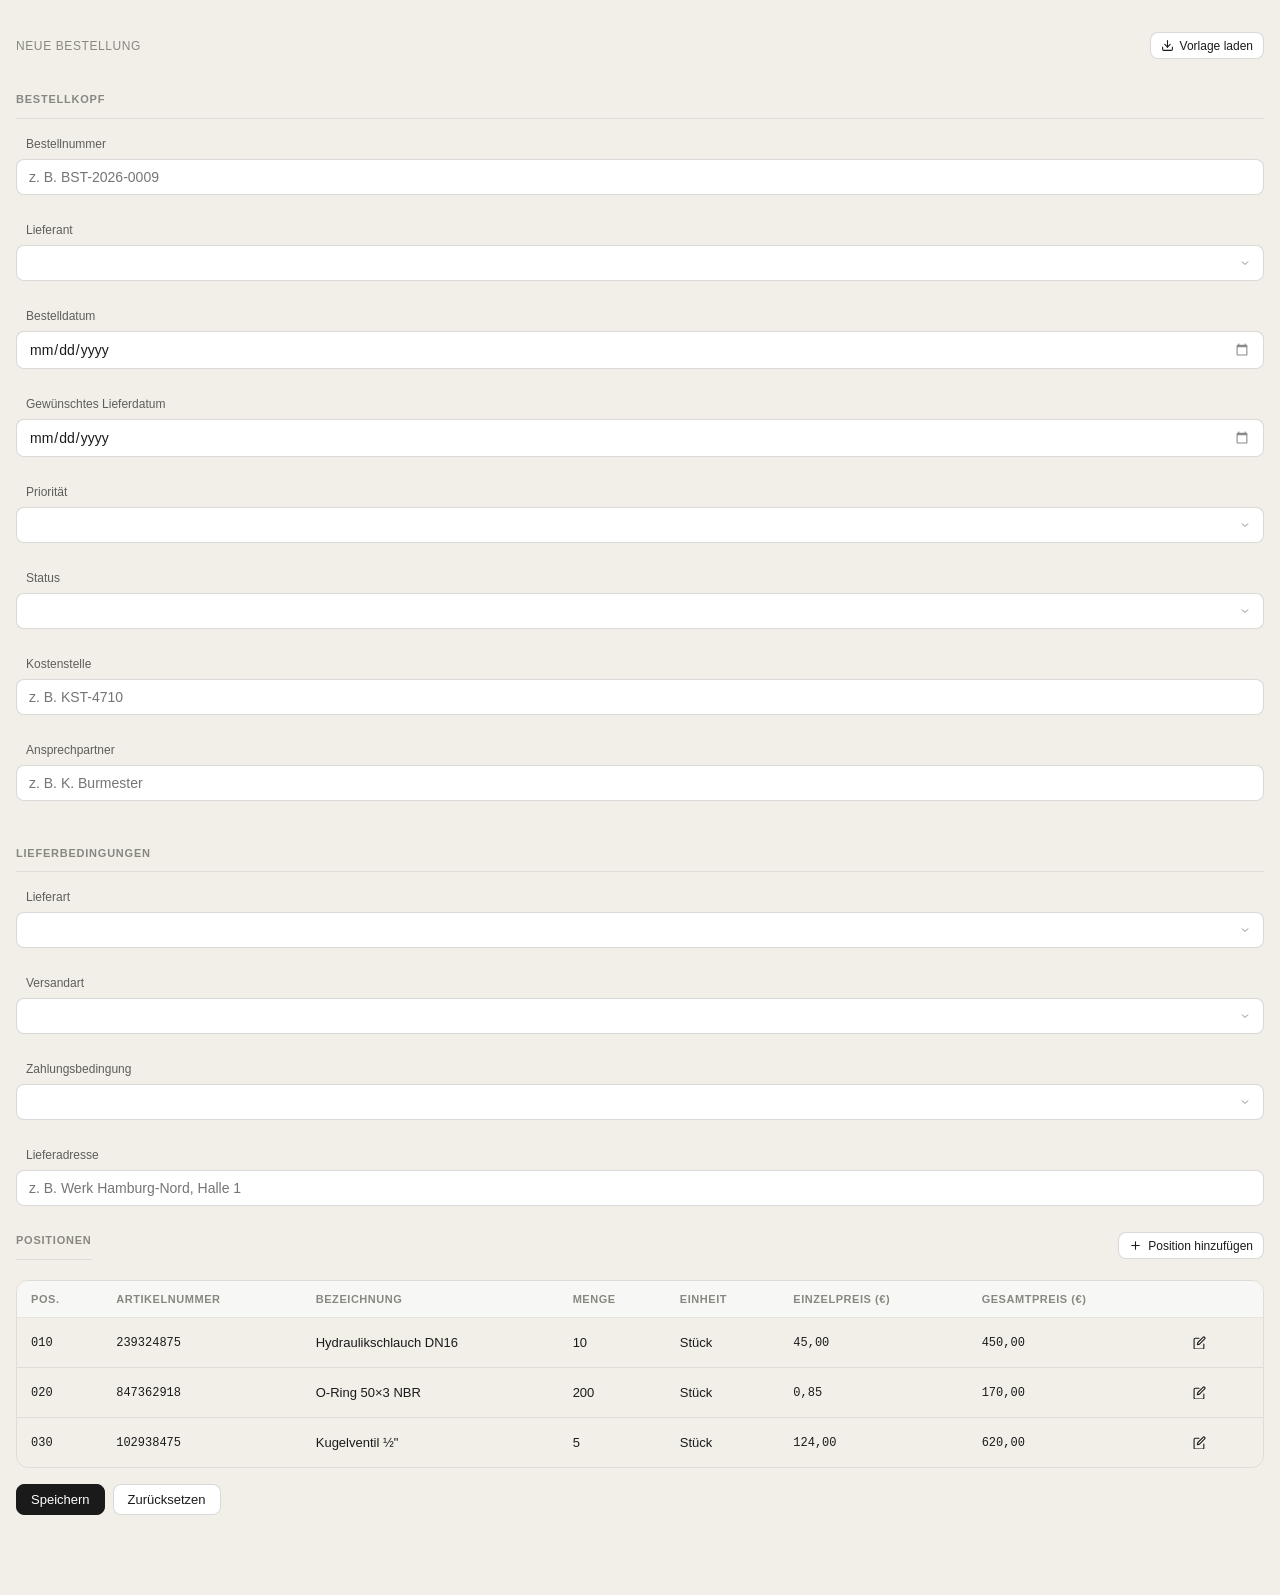
<file: sites/Bestellung.html>
<!DOCTYPE html>
<html lang="de">
<head>
    <meta charset="UTF-8">
    <meta name="viewport" content="width=device-width, initial-scale=1.0">
    <title>Aero Dynamic Logistic – Neue Bestellung</title>
    <link rel="icon" type="image/png" sizes="32x32" href="../logistikapp.png">
    <link rel="stylesheet" href="../style.css">
</head>
<body>
<main>
<section class="container">

    <div class="page-header">
        <h2 class="section-title">Neue Bestellung</h2>
        <button class="btn btn-sm">
            <svg width="13" height="13" viewBox="0 0 24 24" fill="none" stroke="currentColor" stroke-width="2" stroke-linecap="round" stroke-linejoin="round"><path d="M21 15v4a2 2 0 0 1-2 2H5a2 2 0 0 1-2-2v-4"/><polyline points="7 10 12 15 17 10"/><line x1="12" y1="15" x2="12" y2="3"/></svg>
            Vorlage laden
        </button>
    </div>

    <!-- Bestellkopf -->
    <p class="form-group-label">Bestellkopf</p>
    <div class="grid-4">
        <div class="field">
            <label>Bestellnummer</label>
            <input type="text" id="bestellnummer" placeholder="z. B. BST-2026-0009" />
        </div>
        <div class="field">
            <label>Lieferant</label>
            <select id="lieferant">
                <option value=""></option>
                <option>Bosch Rexroth AG</option>
                <option>Parker Hannifin GmbH</option>
                <option>Hydac International GmbH</option>
                <option>Festo SE &amp; Co. KG</option>
                <option>Siemens AG</option>
                <option>WAGO Kontakttechnik GmbH &amp; Co. KG</option>
                <option>Würth Industrie Service GmbH &amp; Co. KG</option>
                <option>ifm electronic gmbh</option>
                <option>Balluff GmbH</option>
                <option>SICK AG</option>
            </select>
        </div>
        <div class="field">
            <label>Bestelldatum</label>
            <input type="date" id="bestelldatum" />
        </div>
        <div class="field">
            <label>Gewünschtes Lieferdatum</label>
            <input type="date" id="lieferdatum" />
        </div>
    </div>
    <div class="grid-4">
        <div class="field">
            <label>Priorität</label>
            <select id="prioritaet">
                <option value=""></option>
                <option>Niedrig</option>
                <option>Normal</option>
                <option>Hoch</option>
                <option>Dringend</option>
            </select>
        </div>
        <div class="field">
            <label>Status</label>
            <select id="status">
                <option value=""></option>
                <option>Entwurf</option>
                <option>Offen</option>
                <option>In Lieferung</option>
                <option>Abgeschlossen</option>
                <option>Storniert</option>
            </select>
        </div>
        <div class="field">
            <label>Kostenstelle</label>
            <input type="text" id="kostenstelle" placeholder="z. B. KST-4710" />
        </div>
        <div class="field">
            <label>Ansprechpartner</label>
            <input type="text" id="ansprechpartner" placeholder="z. B. K. Burmester" />
        </div>
    </div>

    <!-- Lieferbedingungen -->
    <p class="form-group-label">Lieferbedingungen</p>
    <div class="grid-4">
        <div class="field">
            <label>Lieferart</label>
            <select id="lieferart">
                <option value=""></option>
                <option>Standardlieferung</option>
                <option>Expresslieferung</option>
                <option>Spedition</option>
                <option>Selbstabholung</option>
            </select>
        </div>
        <div class="field">
            <label>Versandart</label>
            <select id="versandart">
                <option value=""></option>
                <option>LKW / Spedition</option>
                <option>Paketdienst</option>
                <option>Bahn (Cargo)</option>
                <option>Luftfracht</option>
                <option>Seefracht</option>
            </select>
        </div>
        <div class="field">
            <label>Zahlungsbedingung</label>
            <select id="zahlungsbedingung">
                <option value=""></option>
                <option>14 Tage, 2 % Skonto</option>
                <option>30 Tage netto</option>
                <option>60 Tage netto</option>
                <option>Sofort netto</option>
                <option>Vorkasse</option>
            </select>
        </div>
        <div class="field">
            <label>Lieferadresse</label>
            <input type="text" id="lieferadresse" placeholder="z. B. Werk Hamburg-Nord, Halle 1" />
        </div>
    </div>

    <!-- Positionen -->
    <div class="page-header">
        <p class="form-group-label">Positionen</p>
        <button class="btn btn-sm" data-action="bestellung-position">
            <svg width="13" height="13" viewBox="0 0 24 24" fill="none" stroke="currentColor" stroke-width="2" stroke-linecap="round" stroke-linejoin="round"><line x1="12" y1="5" x2="12" y2="19"/><line x1="5" y1="12" x2="19" y2="12"/></svg>
            Position hinzufügen
        </button>
    </div>

    <div class="table-wrap">
        <table class="data-table">
            <thead>
                <tr>
                    <th>Pos.</th>
                    <th>Artikelnummer</th>
                    <th>Bezeichnung</th>
                    <th>Menge</th>
                    <th>Einheit</th>
                    <th>Einzelpreis (€)</th>
                    <th>Gesamtpreis (€)</th>
                    <th></th>
                </tr>
            </thead>
            <tbody>
                <tr>
                    <td class="td-mono">010</td>
                    <td class="td-mono">239324875</td>
                    <td>Hydraulikschlauch DN16</td>
                    <td>10</td>
                    <td>Stück</td>
                    <td class="td-mono">45,00</td>
                    <td class="td-mono">450,00</td>
                    <td><button class="btn btn-sm btn-ghost"><svg width="13" height="13" viewBox="0 0 24 24" fill="none" stroke="currentColor" stroke-width="2" stroke-linecap="round" stroke-linejoin="round"><path d="M11 4H4a2 2 0 0 0-2 2v16a2 2 0 0 0 2 2h14a2 2 0 0 0 2-2v-7"/><path d="M18.5 2.5a2.121 2.121 0 0 1 3 3L12 15l-4 1 1-4 9.5-9.5z"/></svg></button></td>
                </tr>
                <tr>
                    <td class="td-mono">020</td>
                    <td class="td-mono">847362918</td>
                    <td>O-Ring 50×3 NBR</td>
                    <td>200</td>
                    <td>Stück</td>
                    <td class="td-mono">0,85</td>
                    <td class="td-mono">170,00</td>
                    <td><button class="btn btn-sm btn-ghost"><svg width="13" height="13" viewBox="0 0 24 24" fill="none" stroke="currentColor" stroke-width="2" stroke-linecap="round" stroke-linejoin="round"><path d="M11 4H4a2 2 0 0 0-2 2v16a2 2 0 0 0 2 2h14a2 2 0 0 0 2-2v-7"/><path d="M18.5 2.5a2.121 2.121 0 0 1 3 3L12 15l-4 1 1-4 9.5-9.5z"/></svg></button></td>
                </tr>
                <tr>
                    <td class="td-mono">030</td>
                    <td class="td-mono">102938475</td>
                    <td>Kugelventil ½"</td>
                    <td>5</td>
                    <td>Stück</td>
                    <td class="td-mono">124,00</td>
                    <td class="td-mono">620,00</td>
                    <td><button class="btn btn-sm btn-ghost"><svg width="13" height="13" viewBox="0 0 24 24" fill="none" stroke="currentColor" stroke-width="2" stroke-linecap="round" stroke-linejoin="round"><path d="M11 4H4a2 2 0 0 0-2 2v16a2 2 0 0 0 2 2h14a2 2 0 0 0 2-2v-7"/><path d="M18.5 2.5a2.121 2.121 0 0 1 3 3L12 15l-4 1 1-4 9.5-9.5z"/></svg></button></td>
                </tr>
            </tbody>
        </table>
    </div>

    <!-- Buttons -->
    <div class="form-actions">
        <button class="btn btn-primary">Speichern</button>
        <button class="btn">Zurücksetzen</button>
    </div>

</section>
</main>
</body>
</html>
</file>
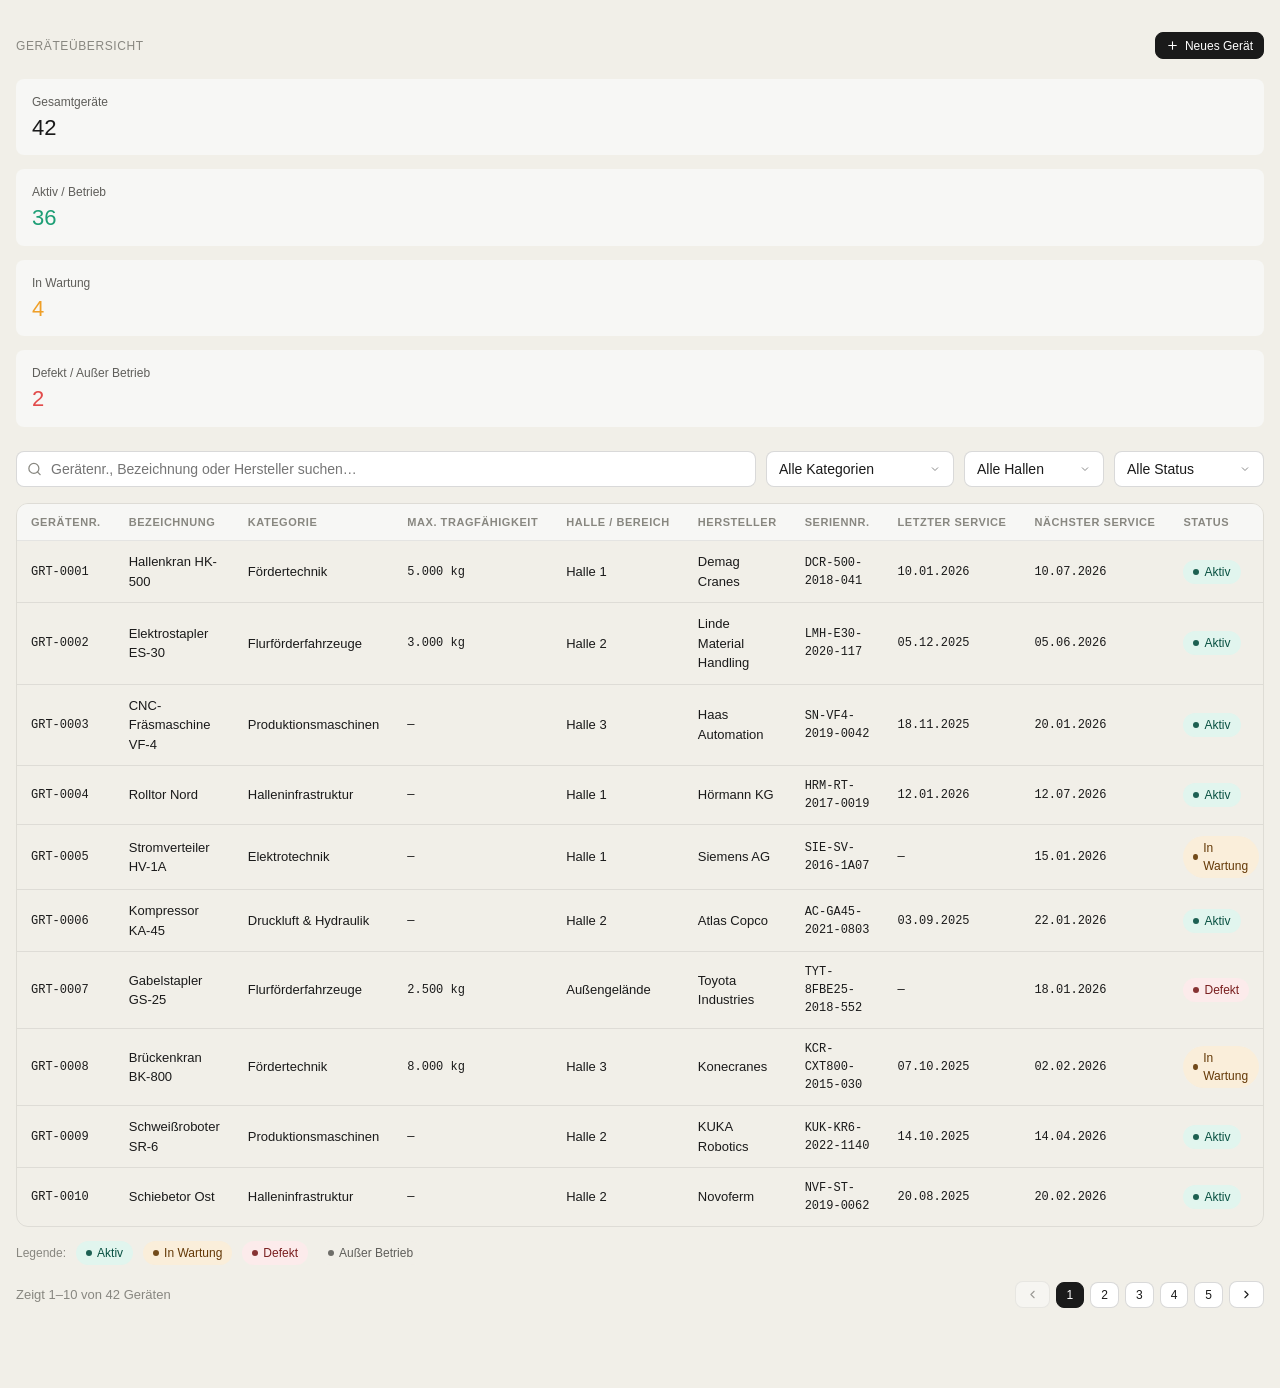
<file: sites/Geraeteuebersicht.html>
<!DOCTYPE html>
<html lang="de">
<head>
    <meta charset="UTF-8">
    <meta name="viewport" content="width=device-width, initial-scale=1.0">
    <title>Aero Dynamic Logistic – Geräteübersicht</title>
    <link rel="icon" type="image/png" sizes="32x32" href="../logistikapp.png">
    <link rel="stylesheet" href="../style.css">
</head>
<body>
<main>
<section class="container">

    <div class="page-header">
        <h2 class="section-title">Geräteübersicht</h2>
        <button class="btn btn-primary btn-sm" data-action="neues-geraet">
            <svg width="13" height="13" viewBox="0 0 24 24" fill="none" stroke="currentColor" stroke-width="2" stroke-linecap="round" stroke-linejoin="round"><line x1="12" y1="5" x2="12" y2="19"/><line x1="5" y1="12" x2="19" y2="12"/></svg>
            Neues Gerät
        </button>
    </div>

    <!-- KPIs -->
    <div class="grid-4 kpi-row">
        <div class="metric-card">
            <div class="metric-label">Gesamtgeräte</div>
            <div class="metric-value">42</div>
        </div>
        <div class="metric-card">
            <div class="metric-label">Aktiv / Betrieb</div>
            <div class="metric-value metric-value-success">36</div>
        </div>
        <div class="metric-card">
            <div class="metric-label">In Wartung</div>
            <div class="metric-value metric-value-warning">4</div>
        </div>
        <div class="metric-card">
            <div class="metric-label">Defekt / Außer Betrieb</div>
            <div class="metric-value metric-value-danger">2</div>
        </div>
    </div>

    <!-- Filter bar -->
    <div class="filter-bar">
        <div class="search-field">
            <svg width="15" height="15" viewBox="0 0 24 24" fill="none" stroke="currentColor" stroke-width="2" stroke-linecap="round" stroke-linejoin="round"><circle cx="11" cy="11" r="8"/><line x1="21" y1="21" x2="16.65" y2="16.65"/></svg>
            <input type="text" placeholder="Gerätenr., Bezeichnung oder Hersteller suchen…" />
        </div>
        <div class="field min-w-170">
            <select>
                <option value="">Alle Kategorien</option>
                <option>Produktionsmaschinen</option>
                <option>Fördertechnik</option>
                <option>Flurförderfahrzeuge</option>
                <option>Fahrzeuge</option>
                <option>Halleninfrastruktur</option>
                <option>Elektrotechnik</option>
                <option>Druckluft &amp; Hydraulik</option>
                <option>Prüfmittel</option>
            </select>
        </div>
        <div class="field min-w-140">
            <select>
                <option value="">Alle Hallen</option>
                <option>Halle 1</option>
                <option>Halle 2</option>
                <option>Halle 3</option>
                <option>Außengelände</option>
                <option>Werkstatt</option>
                <option>Bürogebäude</option>
                <option>Serverraum</option>
            </select>
        </div>
        <div class="field min-w-150">
            <select>
                <option value="">Alle Status</option>
                <option>Aktiv</option>
                <option>In Wartung</option>
                <option>Defekt</option>
                <option>Außer Betrieb</option>
            </select>
        </div>
    </div>

    <!-- Tabelle -->
    <div class="table-wrap">
        <table class="data-table">
            <thead>
                <tr>
                    <th>Gerätenr.</th>
                    <th>Bezeichnung</th>
                    <th>Kategorie</th>
                    <th>Max. Tragfähigkeit</th>
                    <th>Halle / Bereich</th>
                    <th>Hersteller</th>
                    <th>Seriennr.</th>
                    <th>Letzter Service</th>
                    <th>Nächster Service</th>
                    <th>Status</th>
                    <th></th>
                </tr>
            </thead>
            <tbody>
                <tr>
                    <td class="td-mono">GRT-0001</td>
                    <td>Hallenkran HK-500</td>
                    <td>Fördertechnik</td>
                    <td class="td-mono">5.000 kg</td>
                    <td>Halle 1</td>
                    <td>Demag Cranes</td>
                    <td class="td-mono">DCR-500-2018-041</td>
                    <td class="td-mono">10.01.2026</td>
                    <td class="td-mono">10.07.2026</td>
                    <td><span class="badge badge-success"><span class="dot"></span>Aktiv</span></td>
                    <td><button class="btn btn-sm btn-ghost" data-action="neues-geraet"><svg width="13" height="13" viewBox="0 0 24 24" fill="none" stroke="currentColor" stroke-width="2" stroke-linecap="round" stroke-linejoin="round"><path d="M11 4H4a2 2 0 0 0-2 2v16a2 2 0 0 0 2 2h14a2 2 0 0 0 2-2v-7"/><path d="M18.5 2.5a2.121 2.121 0 0 1 3 3L12 15l-4 1 1-4 9.5-9.5z"/></svg></button></td>
                </tr>
                <tr>
                    <td class="td-mono">GRT-0002</td>
                    <td>Elektrostapler ES-30</td>
                    <td>Flurförderfahrzeuge</td>
                    <td class="td-mono">3.000 kg</td>
                    <td>Halle 2</td>
                    <td>Linde Material Handling</td>
                    <td class="td-mono">LMH-E30-2020-117</td>
                    <td class="td-mono">05.12.2025</td>
                    <td class="td-mono">05.06.2026</td>
                    <td><span class="badge badge-success"><span class="dot"></span>Aktiv</span></td>
                    <td><button class="btn btn-sm btn-ghost" data-action="neues-geraet"><svg width="13" height="13" viewBox="0 0 24 24" fill="none" stroke="currentColor" stroke-width="2" stroke-linecap="round" stroke-linejoin="round"><path d="M11 4H4a2 2 0 0 0-2 2v16a2 2 0 0 0 2 2h14a2 2 0 0 0 2-2v-7"/><path d="M18.5 2.5a2.121 2.121 0 0 1 3 3L12 15l-4 1 1-4 9.5-9.5z"/></svg></button></td>
                </tr>
                <tr>
                    <td class="td-mono">GRT-0003</td>
                    <td>CNC-Fräsmaschine VF-4</td>
                    <td>Produktionsmaschinen</td>
                    <td class="td-mono">—</td>
                    <td>Halle 3</td>
                    <td>Haas Automation</td>
                    <td class="td-mono">SN-VF4-2019-0042</td>
                    <td class="td-mono">18.11.2025</td>
                    <td class="td-mono">20.01.2026</td>
                    <td><span class="badge badge-success"><span class="dot"></span>Aktiv</span></td>
                    <td><button class="btn btn-sm btn-ghost" data-action="neues-geraet"><svg width="13" height="13" viewBox="0 0 24 24" fill="none" stroke="currentColor" stroke-width="2" stroke-linecap="round" stroke-linejoin="round"><path d="M11 4H4a2 2 0 0 0-2 2v16a2 2 0 0 0 2 2h14a2 2 0 0 0 2-2v-7"/><path d="M18.5 2.5a2.121 2.121 0 0 1 3 3L12 15l-4 1 1-4 9.5-9.5z"/></svg></button></td>
                </tr>
                <tr>
                    <td class="td-mono">GRT-0004</td>
                    <td>Rolltor Nord</td>
                    <td>Halleninfrastruktur</td>
                    <td class="td-mono">—</td>
                    <td>Halle 1</td>
                    <td>Hörmann KG</td>
                    <td class="td-mono">HRM-RT-2017-0019</td>
                    <td class="td-mono">12.01.2026</td>
                    <td class="td-mono">12.07.2026</td>
                    <td><span class="badge badge-success"><span class="dot"></span>Aktiv</span></td>
                    <td><button class="btn btn-sm btn-ghost" data-action="neues-geraet"><svg width="13" height="13" viewBox="0 0 24 24" fill="none" stroke="currentColor" stroke-width="2" stroke-linecap="round" stroke-linejoin="round"><path d="M11 4H4a2 2 0 0 0-2 2v16a2 2 0 0 0 2 2h14a2 2 0 0 0 2-2v-7"/><path d="M18.5 2.5a2.121 2.121 0 0 1 3 3L12 15l-4 1 1-4 9.5-9.5z"/></svg></button></td>
                </tr>
                <tr>
                    <td class="td-mono">GRT-0005</td>
                    <td>Stromverteiler HV-1A</td>
                    <td>Elektrotechnik</td>
                    <td class="td-mono">—</td>
                    <td>Halle 1</td>
                    <td>Siemens AG</td>
                    <td class="td-mono">SIE-SV-2016-1A07</td>
                    <td class="td-mono">—</td>
                    <td class="td-mono">15.01.2026</td>
                    <td><span class="badge badge-warning"><span class="dot"></span>In Wartung</span></td>
                    <td><button class="btn btn-sm btn-ghost" data-action="neues-geraet"><svg width="13" height="13" viewBox="0 0 24 24" fill="none" stroke="currentColor" stroke-width="2" stroke-linecap="round" stroke-linejoin="round"><path d="M11 4H4a2 2 0 0 0-2 2v16a2 2 0 0 0 2 2h14a2 2 0 0 0 2-2v-7"/><path d="M18.5 2.5a2.121 2.121 0 0 1 3 3L12 15l-4 1 1-4 9.5-9.5z"/></svg></button></td>
                </tr>
                <tr>
                    <td class="td-mono">GRT-0006</td>
                    <td>Kompressor KA-45</td>
                    <td>Druckluft &amp; Hydraulik</td>
                    <td class="td-mono">—</td>
                    <td>Halle 2</td>
                    <td>Atlas Copco</td>
                    <td class="td-mono">AC-GA45-2021-0803</td>
                    <td class="td-mono">03.09.2025</td>
                    <td class="td-mono">22.01.2026</td>
                    <td><span class="badge badge-success"><span class="dot"></span>Aktiv</span></td>
                    <td><button class="btn btn-sm btn-ghost" data-action="neues-geraet"><svg width="13" height="13" viewBox="0 0 24 24" fill="none" stroke="currentColor" stroke-width="2" stroke-linecap="round" stroke-linejoin="round"><path d="M11 4H4a2 2 0 0 0-2 2v16a2 2 0 0 0 2 2h14a2 2 0 0 0 2-2v-7"/><path d="M18.5 2.5a2.121 2.121 0 0 1 3 3L12 15l-4 1 1-4 9.5-9.5z"/></svg></button></td>
                </tr>
                <tr>
                    <td class="td-mono">GRT-0007</td>
                    <td>Gabelstapler GS-25</td>
                    <td>Flurförderfahrzeuge</td>
                    <td class="td-mono">2.500 kg</td>
                    <td>Außengelände</td>
                    <td>Toyota Industries</td>
                    <td class="td-mono">TYT-8FBE25-2018-552</td>
                    <td class="td-mono">—</td>
                    <td class="td-mono">18.01.2026</td>
                    <td><span class="badge badge-danger"><span class="dot"></span>Defekt</span></td>
                    <td><button class="btn btn-sm btn-ghost" data-action="neues-geraet"><svg width="13" height="13" viewBox="0 0 24 24" fill="none" stroke="currentColor" stroke-width="2" stroke-linecap="round" stroke-linejoin="round"><path d="M11 4H4a2 2 0 0 0-2 2v16a2 2 0 0 0 2 2h14a2 2 0 0 0 2-2v-7"/><path d="M18.5 2.5a2.121 2.121 0 0 1 3 3L12 15l-4 1 1-4 9.5-9.5z"/></svg></button></td>
                </tr>
                <tr>
                    <td class="td-mono">GRT-0008</td>
                    <td>Brückenkran BK-800</td>
                    <td>Fördertechnik</td>
                    <td class="td-mono">8.000 kg</td>
                    <td>Halle 3</td>
                    <td>Konecranes</td>
                    <td class="td-mono">KCR-CXT800-2015-030</td>
                    <td class="td-mono">07.10.2025</td>
                    <td class="td-mono">02.02.2026</td>
                    <td><span class="badge badge-warning"><span class="dot"></span>In Wartung</span></td>
                    <td><button class="btn btn-sm btn-ghost" data-action="neues-geraet"><svg width="13" height="13" viewBox="0 0 24 24" fill="none" stroke="currentColor" stroke-width="2" stroke-linecap="round" stroke-linejoin="round"><path d="M11 4H4a2 2 0 0 0-2 2v16a2 2 0 0 0 2 2h14a2 2 0 0 0 2-2v-7"/><path d="M18.5 2.5a2.121 2.121 0 0 1 3 3L12 15l-4 1 1-4 9.5-9.5z"/></svg></button></td>
                </tr>
                <tr>
                    <td class="td-mono">GRT-0009</td>
                    <td>Schweißroboter SR-6</td>
                    <td>Produktionsmaschinen</td>
                    <td class="td-mono">—</td>
                    <td>Halle 2</td>
                    <td>KUKA Robotics</td>
                    <td class="td-mono">KUK-KR6-2022-1140</td>
                    <td class="td-mono">14.10.2025</td>
                    <td class="td-mono">14.04.2026</td>
                    <td><span class="badge badge-success"><span class="dot"></span>Aktiv</span></td>
                    <td><button class="btn btn-sm btn-ghost" data-action="neues-geraet"><svg width="13" height="13" viewBox="0 0 24 24" fill="none" stroke="currentColor" stroke-width="2" stroke-linecap="round" stroke-linejoin="round"><path d="M11 4H4a2 2 0 0 0-2 2v16a2 2 0 0 0 2 2h14a2 2 0 0 0 2-2v-7"/><path d="M18.5 2.5a2.121 2.121 0 0 1 3 3L12 15l-4 1 1-4 9.5-9.5z"/></svg></button></td>
                </tr>
                <tr>
                    <td class="td-mono">GRT-0010</td>
                    <td>Schiebetor Ost</td>
                    <td>Halleninfrastruktur</td>
                    <td class="td-mono">—</td>
                    <td>Halle 2</td>
                    <td>Novoferm</td>
                    <td class="td-mono">NVF-ST-2019-0062</td>
                    <td class="td-mono">20.08.2025</td>
                    <td class="td-mono">20.02.2026</td>
                    <td><span class="badge badge-success"><span class="dot"></span>Aktiv</span></td>
                    <td><button class="btn btn-sm btn-ghost" data-action="neues-geraet"><svg width="13" height="13" viewBox="0 0 24 24" fill="none" stroke="currentColor" stroke-width="2" stroke-linecap="round" stroke-linejoin="round"><path d="M11 4H4a2 2 0 0 0-2 2v16a2 2 0 0 0 2 2h14a2 2 0 0 0 2-2v-7"/><path d="M18.5 2.5a2.121 2.121 0 0 1 3 3L12 15l-4 1 1-4 9.5-9.5z"/></svg></button></td>
                </tr>
            </tbody>
        </table>
    </div>

    <!-- Legende -->
    <div class="legend-row">
        <span class="legend-label">Legende:</span>
        <span class="badge badge-success"><span class="dot"></span>Aktiv</span>
        <span class="badge badge-warning"><span class="dot"></span>In Wartung</span>
        <span class="badge badge-danger"><span class="dot"></span>Defekt</span>
        <span class="badge badge-secondary"><span class="dot"></span>Außer Betrieb</span>
    </div>

    <!-- Pagination -->
    <div class="pagination-row">
        <span class="pagination-info">Zeigt 1–10 von 42 Geräten</span>
        <div class="pagination-buttons">
            <button class="btn btn-sm" disabled>
                <svg width="13" height="13" viewBox="0 0 24 24" fill="none" stroke="currentColor" stroke-width="2" stroke-linecap="round" stroke-linejoin="round"><polyline points="15 18 9 12 15 6"/></svg>
            </button>
            <button class="btn btn-sm btn-primary">1</button>
            <button class="btn btn-sm">2</button>
            <button class="btn btn-sm">3</button>
            <button class="btn btn-sm">4</button>
            <button class="btn btn-sm">5</button>
            <button class="btn btn-sm">
                <svg width="13" height="13" viewBox="0 0 24 24" fill="none" stroke="currentColor" stroke-width="2" stroke-linecap="round" stroke-linejoin="round"><polyline points="9 18 15 12 9 6"/></svg>
            </button>
        </div>
    </div>

</section>
</main>
</body>
</html>
</file>
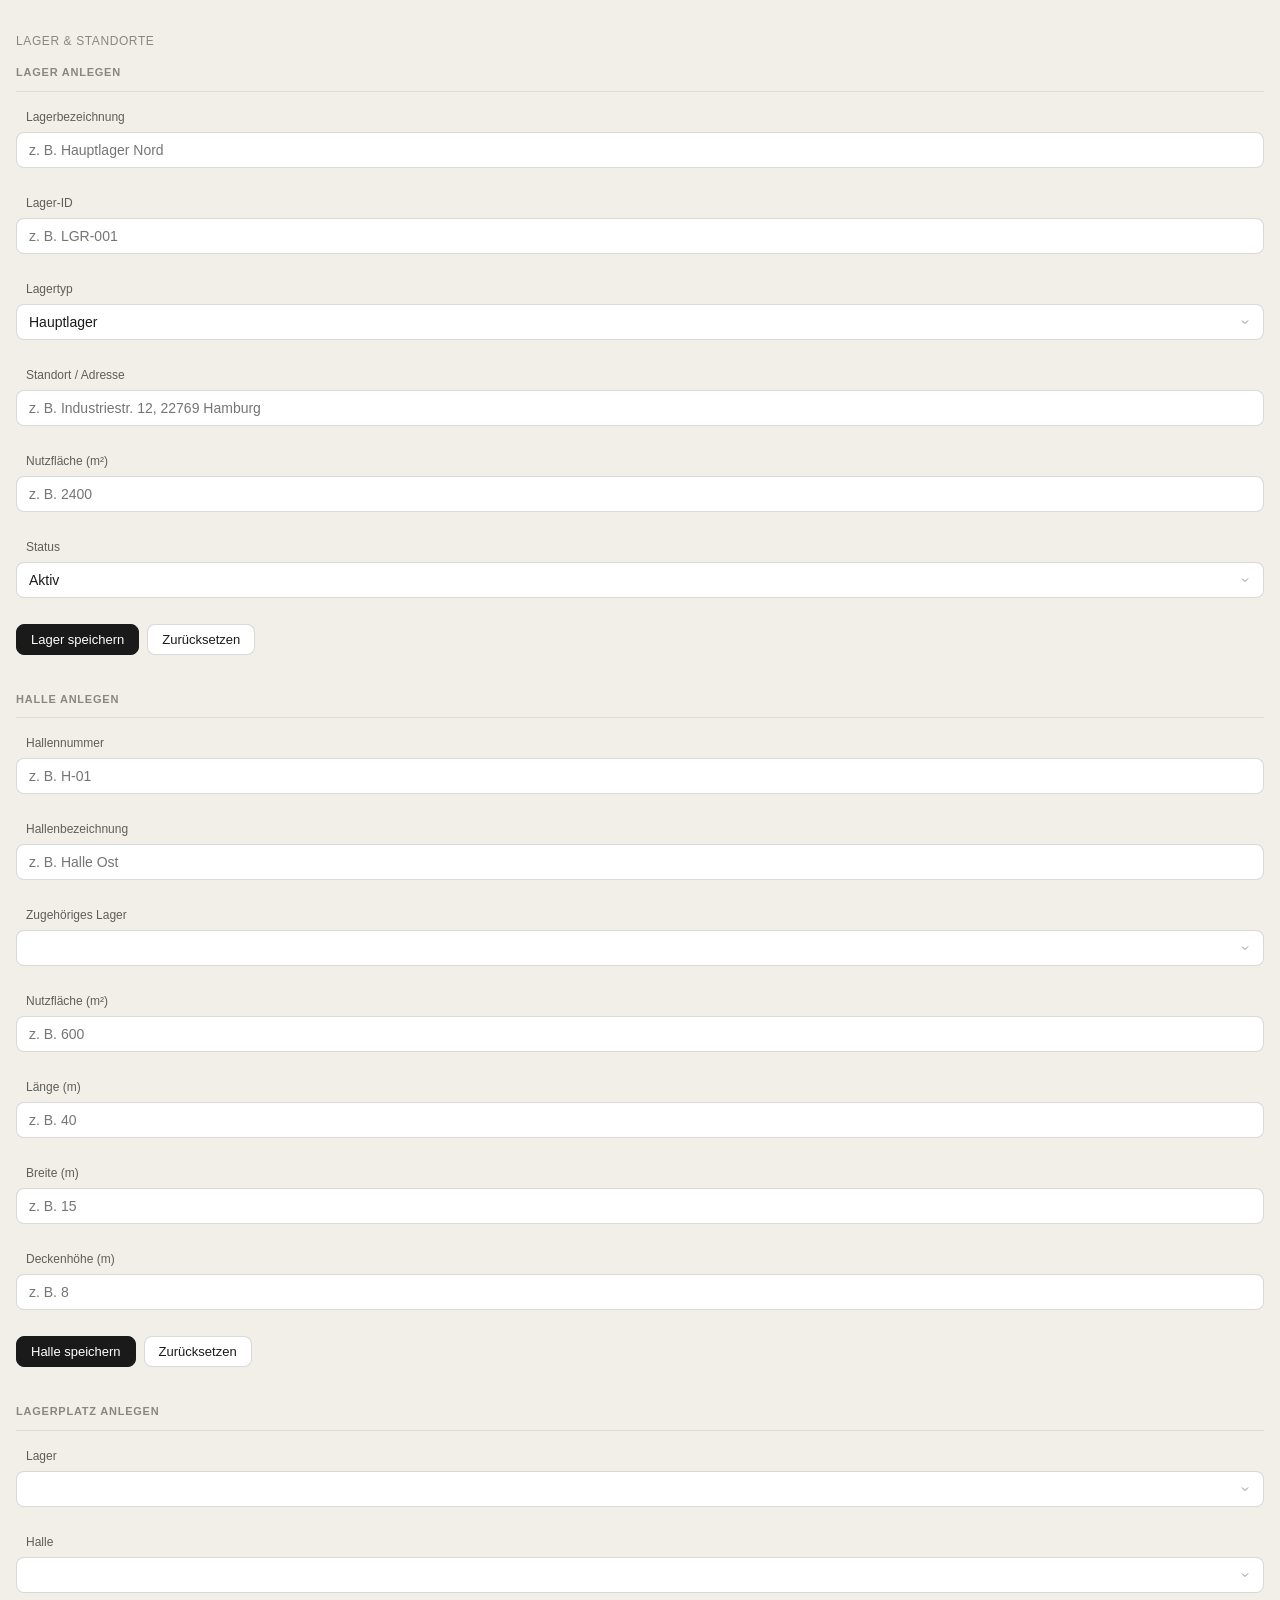
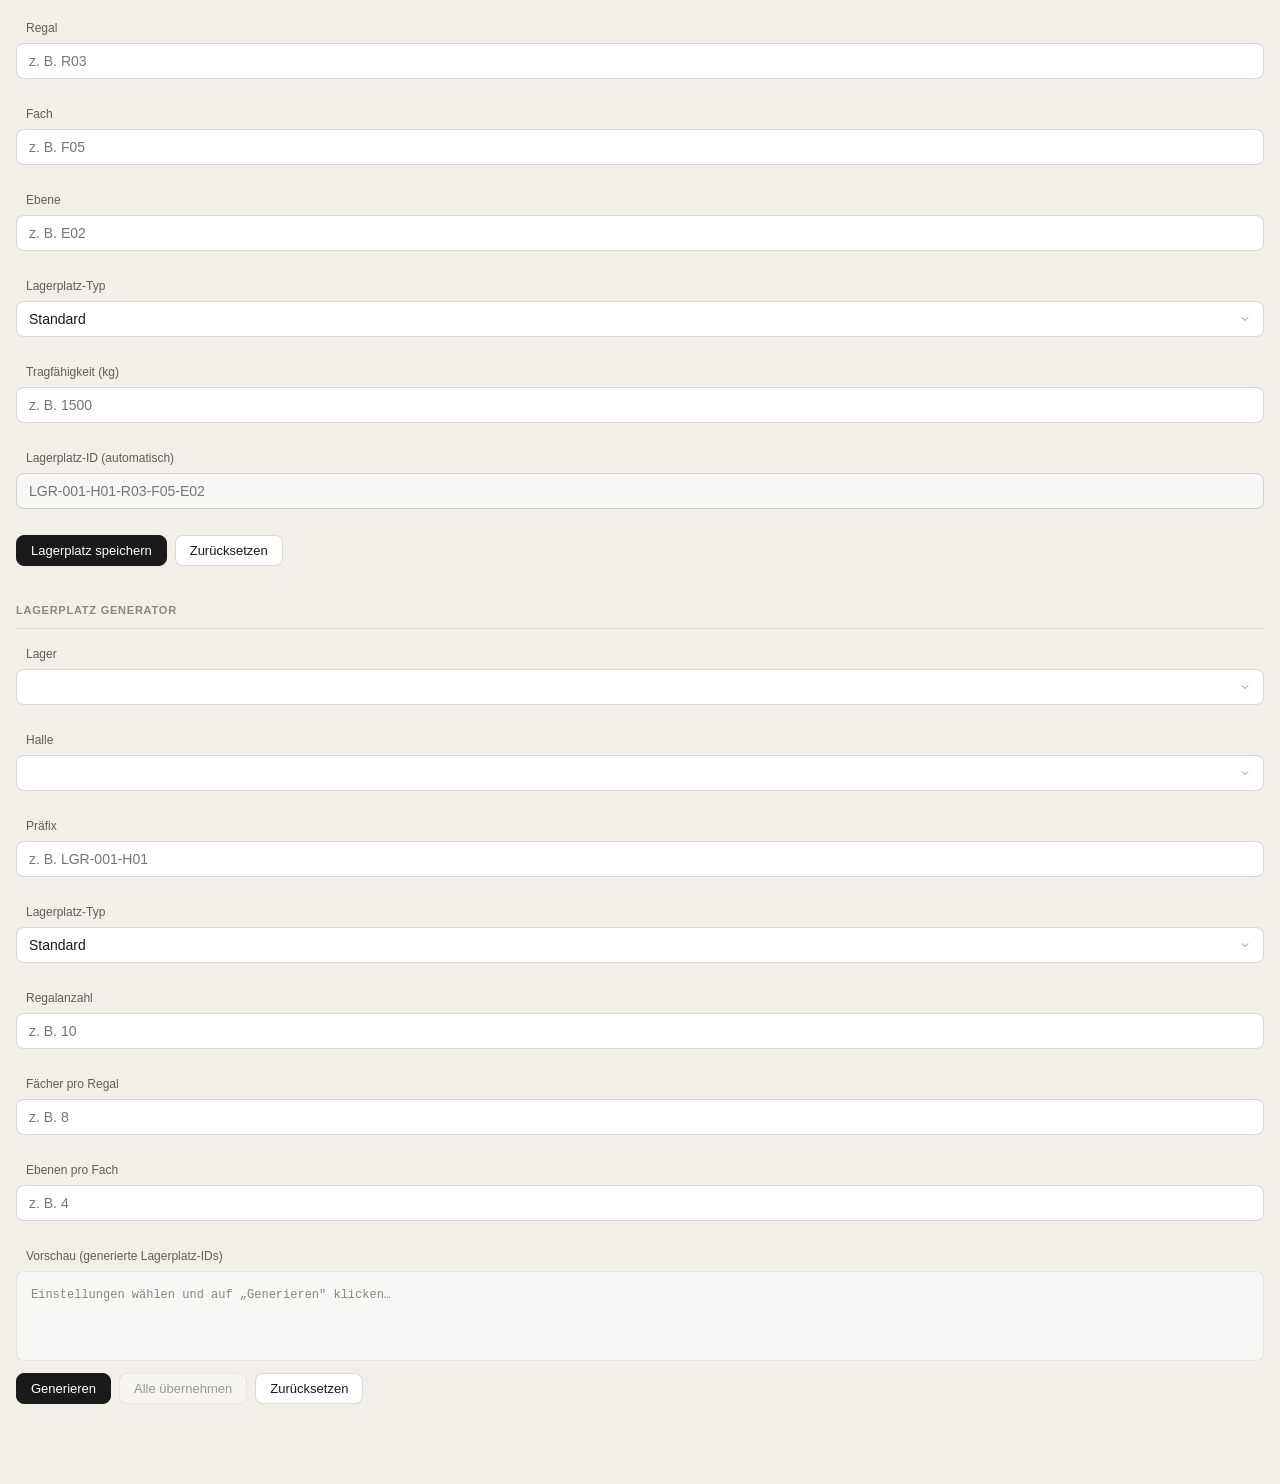
<file: sites/LagerStandorte.html>
<!DOCTYPE html>
<html lang="de">
<head>
    <meta charset="UTF-8">
    <meta name="viewport" content="width=device-width, initial-scale=1.0">
    <title>Aero Dynamic Logistic – Lager &amp; Standorte</title>
    <link rel="icon" type="image/png" sizes="32x32" href="../logistikapp.png">
    <link rel="stylesheet" href="../style.css">
</head>
<body>
<main>
<section class="container">
    <h2 class="section-title">Lager &amp; Standorte</h2>

    <!-- Lager anlegen -->
    <p class="form-group-label">Lager anlegen</p>
    <div class="grid-3">
        <div class="field">
            <label>Lagerbezeichnung</label>
            <input type="text" id="lagerBezeichnung" placeholder="z. B. Hauptlager Nord" />
        </div>
        <div class="field">
            <label>Lager-ID</label>
            <input type="text" id="lagerId" placeholder="z. B. LGR-001" />
        </div>
        <div class="field">
            <label>Lagertyp</label>
            <select id="lagerTyp">
                <option>Hauptlager</option>
                <option>Nebenlager</option>
                <option>Außenlager</option>
                <option>Umschlagslager</option>
                <option>Zolllager</option>
                <option>Konsignationslager</option>
            </select>
        </div>
    </div>
    <div class="grid-3">
        <div class="field">
            <label>Standort / Adresse</label>
            <input type="text" id="lagerAdresse" placeholder="z. B. Industriestr. 12, 22769 Hamburg" />
        </div>
        <div class="field">
            <label>Nutzfläche (m²)</label>
            <input type="text" id="lagerFlaeche" placeholder="z. B. 2400" />
        </div>
        <div class="field">
            <label>Status</label>
            <select id="lagerStatus">
                <option>Aktiv</option>
                <option>Inaktiv</option>
                <option>Gesperrt</option>
                <option>In Planung</option>
            </select>
        </div>
    </div>
    <div style="display: flex; gap: 8px; margin-top: 4px; margin-bottom: 36px;">
        <button class="btn btn-primary">Lager speichern</button>
        <button class="btn">Zurücksetzen</button>
    </div>

    <!-- Halle anlegen -->
    <p class="form-group-label">Halle anlegen</p>
    <div class="grid-4">
        <div class="field">
            <label>Hallennummer</label>
            <input type="text" id="hallenNummer" placeholder="z. B. H-01" />
        </div>
        <div class="field">
            <label>Hallenbezeichnung</label>
            <input type="text" id="hallenBezeichnung" placeholder="z. B. Halle Ost" />
        </div>
        <div class="field">
            <label>Zugehöriges Lager</label>
            <select id="halleZuLager">
                <option value=""></option>
                <option>Hauptlager Nord (LGR-001)</option>
                <option>Nebenlager West (LGR-002)</option>
                <option>Außenlager Süd (LGR-003)</option>
            </select>
        </div>
        <div class="field">
            <label>Nutzfläche (m²)</label>
            <input type="text" id="hallenFlaeche" placeholder="z. B. 600" />
        </div>
    </div>
    <div class="grid-3">
        <div class="field">
            <label>Länge (m)</label>
            <input type="text" id="hallenLaenge" placeholder="z. B. 40" />
        </div>
        <div class="field">
            <label>Breite (m)</label>
            <input type="text" id="hallenBreite" placeholder="z. B. 15" />
        </div>
        <div class="field">
            <label>Deckenhöhe (m)</label>
            <input type="text" id="hallenHoehe" placeholder="z. B. 8" />
        </div>
    </div>
    <div style="display: flex; gap: 8px; margin-top: 4px; margin-bottom: 36px;">
        <button class="btn btn-primary">Halle speichern</button>
        <button class="btn">Zurücksetzen</button>
    </div>

    <!-- Lagerplatz anlegen -->
    <p class="form-group-label">Lagerplatz anlegen</p>
    <div class="grid-4">
        <div class="field">
            <label>Lager</label>
            <select id="platzLager">
                <option value=""></option>
                <option>Hauptlager Nord (LGR-001)</option>
                <option>Nebenlager West (LGR-002)</option>
                <option>Außenlager Süd (LGR-003)</option>
            </select>
        </div>
        <div class="field">
            <label>Halle</label>
            <select id="platzHalle">
                <option value=""></option>
                <option>H-01 – Halle Ost</option>
                <option>H-02 – Halle West</option>
                <option>H-03 – Halle Nord</option>
            </select>
        </div>
        <div class="field">
            <label>Regal</label>
            <input type="text" id="platzRegal" placeholder="z. B. R03" />
        </div>
        <div class="field">
            <label>Fach</label>
            <input type="text" id="platzFach" placeholder="z. B. F05" />
        </div>
    </div>
    <div class="grid-4">
        <div class="field">
            <label>Ebene</label>
            <input type="text" id="platzEbene" placeholder="z. B. E02" />
        </div>
        <div class="field">
            <label>Lagerplatz-Typ</label>
            <select id="platzTyp">
                <option>Standard</option>
                <option>Hochregal</option>
                <option>Bodenlager</option>
                <option>Sperrlager</option>
                <option>Gefahrgutlager</option>
                <option>Kühlbereich</option>
            </select>
        </div>
        <div class="field">
            <label>Tragfähigkeit (kg)</label>
            <input type="text" id="platzTragfaehigkeit" placeholder="z. B. 1500" />
        </div>
        <div class="field">
            <label>Lagerplatz-ID (automatisch)</label>
            <input type="text" id="platzId" readonly placeholder="LGR-001-H01-R03-F05-E02"
                   style="background: var(--bg-secondary); color: var(--text-tertiary);" />
        </div>
    </div>
    <div style="display: flex; gap: 8px; margin-top: 4px; margin-bottom: 36px;">
        <button class="btn btn-primary">Lagerplatz speichern</button>
        <button class="btn">Zurücksetzen</button>
    </div>

    <!-- Lagerplatz Generator -->
    <p class="form-group-label">Lagerplatz Generator</p>
    <div class="grid-4">
        <div class="field">
            <label>Lager</label>
            <select id="genLager">
                <option value=""></option>
                <option>Hauptlager Nord (LGR-001)</option>
                <option>Nebenlager West (LGR-002)</option>
                <option>Außenlager Süd (LGR-003)</option>
            </select>
        </div>
        <div class="field">
            <label>Halle</label>
            <select id="genHalle">
                <option value=""></option>
                <option value="H01">H-01 – Halle Ost</option>
                <option value="H02">H-02 – Halle West</option>
                <option value="H03">H-03 – Halle Nord</option>
            </select>
        </div>
        <div class="field">
            <label>Präfix</label>
            <input type="text" id="genPraefix" placeholder="z. B. LGR-001-H01" />
        </div>
        <div class="field">
            <label>Lagerplatz-Typ</label>
            <select id="genTyp">
                <option>Standard</option>
                <option>Hochregal</option>
                <option>Bodenlager</option>
                <option>Sperrlager</option>
                <option>Gefahrgutlager</option>
                <option>Kühlbereich</option>
            </select>
        </div>
    </div>
    <div class="grid-3">
        <div class="field">
            <label>Regalanzahl</label>
            <input type="text" id="genRegale" placeholder="z. B. 10" />
        </div>
        <div class="field">
            <label>Fächer pro Regal</label>
            <input type="text" id="genFaecher" placeholder="z. B. 8" />
        </div>
        <div class="field">
            <label>Ebenen pro Fach</label>
            <input type="text" id="genEbenen" placeholder="z. B. 4" />
        </div>
    </div>
    <div class="field">
        <label>Vorschau (generierte Lagerplatz-IDs)</label>
        <div class="generator-preview" id="generatorVorschau">Einstellungen wählen und auf „Generieren" klicken…</div>
    </div>
    <div style="display: flex; gap: 8px; margin-top: 12px;">
        <button class="btn btn-primary" id="btnGenerieren">Generieren</button>
        <button class="btn" id="btnUebernehmen" disabled>Alle übernehmen</button>
        <button class="btn" id="btnGeneratorReset">Zurücksetzen</button>
    </div>

</section>
</main>
<script>
(function() {
    const pad = (n, len) => String(n).padStart(len, '0');

    document.getElementById('btnGenerieren').addEventListener('click', () => {
        const praefix = document.getElementById('genPraefix').value.trim() || 'LGR';
        const regale = parseInt(document.getElementById('genRegale').value) || 0;
        const faecher = parseInt(document.getElementById('genFaecher').value) || 0;
        const ebenen = parseInt(document.getElementById('genEbenen').value) || 0;

        if (!regale || !faecher || !ebenen) {
            document.getElementById('generatorVorschau').textContent = 'Bitte Regalanzahl, Fächer und Ebenen angeben.';
            return;
        }

        const ids = [];
        for (let r = 1; r <= regale; r++) {
            for (let f = 1; f <= faecher; f++) {
                for (let e = 1; e <= ebenen; e++) {
                    ids.push(`${praefix}-R${pad(r,2)}-F${pad(f,2)}-E${pad(e,2)}`);
                }
            }
        }

        document.getElementById('generatorVorschau').textContent =
            `${ids.length} Lagerplätze generiert:\n\n` + ids.join('\n');
        document.getElementById('btnUebernehmen').disabled = false;
    });

    document.getElementById('btnGeneratorReset').addEventListener('click', () => {
        ['genLager','genHalle','genPraefix','genRegale','genFaecher','genEbenen'].forEach(id => {
            const el = document.getElementById(id);
            if (el.tagName === 'SELECT') el.selectedIndex = 0;
            else el.value = '';
        });
        document.getElementById('generatorVorschau').textContent = 'Einstellungen wählen und auf „Generieren" klicken…';
        document.getElementById('btnUebernehmen').disabled = true;
    });
})();
</script>
</body>
</html>
</file>
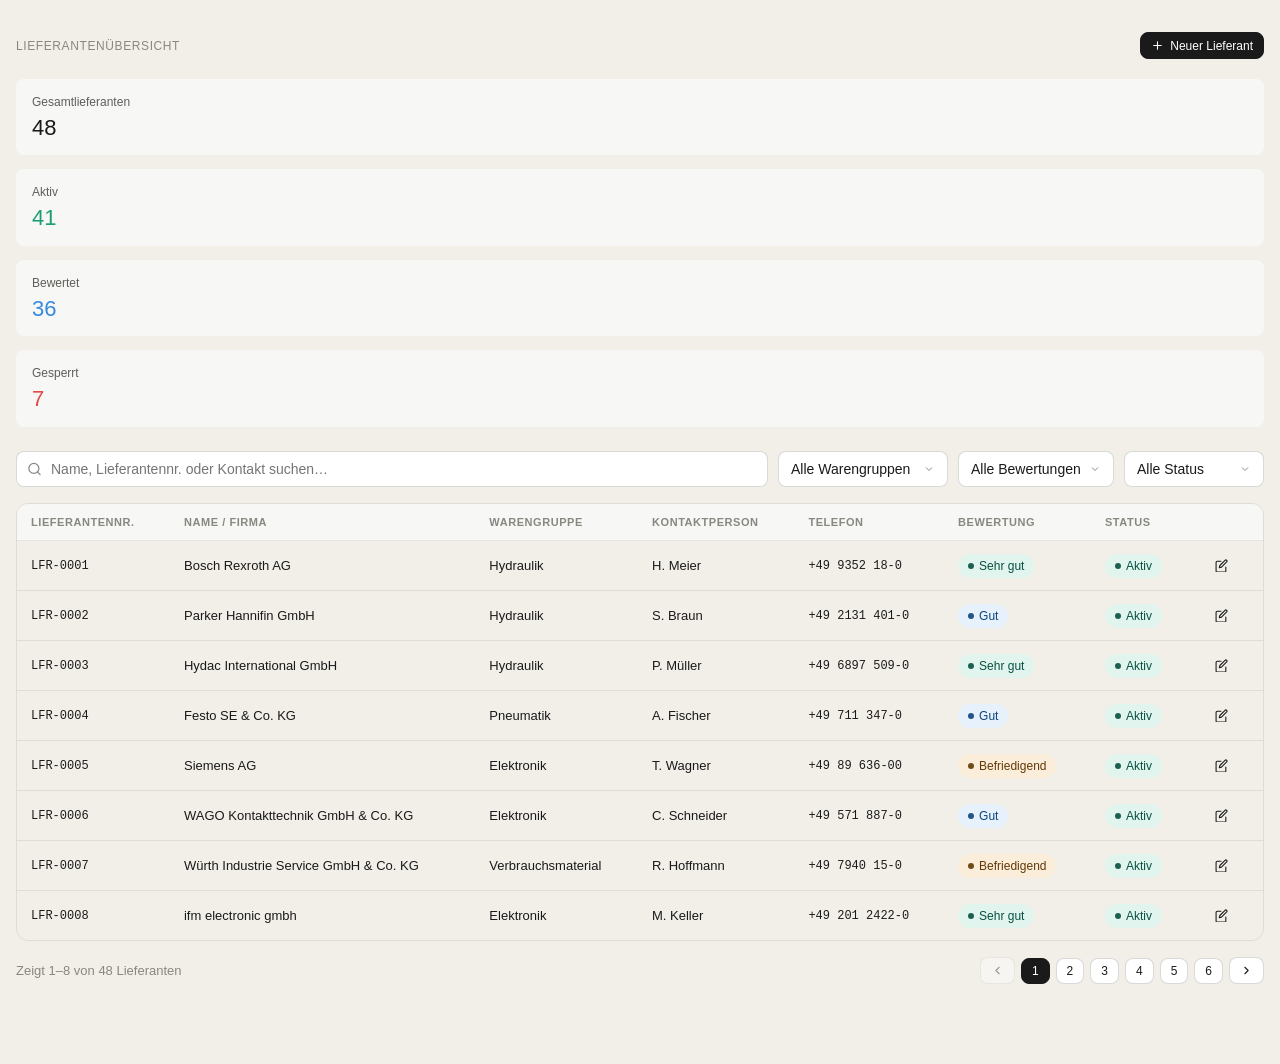
<file: sites/Lieferanten.html>
<!DOCTYPE html>
<html lang="de">
<head>
    <meta charset="UTF-8">
    <meta name="viewport" content="width=device-width, initial-scale=1.0">
    <title>Aero Dynamic Logistic – Lieferantenübersicht</title>
    <link rel="icon" type="image/png" sizes="32x32" href="../logistikapp.png">
    <link rel="stylesheet" href="../style.css">
</head>
<body>
<main>
<section class="container">

    <div class="page-header">
        <h2 class="section-title">Lieferantenübersicht</h2>
        <button class="btn btn-primary btn-sm" data-action="neuer-lieferant">
            <svg width="13" height="13" viewBox="0 0 24 24" fill="none" stroke="currentColor" stroke-width="2" stroke-linecap="round" stroke-linejoin="round"><line x1="12" y1="5" x2="12" y2="19"/><line x1="5" y1="12" x2="19" y2="12"/></svg>
            Neuer Lieferant
        </button>
    </div>

    <!-- KPIs -->
    <div class="grid-4 kpi-row">
        <div class="metric-card">
            <div class="metric-label">Gesamtlieferanten</div>
            <div class="metric-value">48</div>
        </div>
        <div class="metric-card">
            <div class="metric-label">Aktiv</div>
            <div class="metric-value metric-value-success">41</div>
        </div>
        <div class="metric-card">
            <div class="metric-label">Bewertet</div>
            <div class="metric-value metric-value-info">36</div>
        </div>
        <div class="metric-card">
            <div class="metric-label">Gesperrt</div>
            <div class="metric-value metric-value-danger">7</div>
        </div>
    </div>

    <!-- Filter bar -->
    <div class="filter-bar">
        <div class="search-field">
            <svg width="15" height="15" viewBox="0 0 24 24" fill="none" stroke="currentColor" stroke-width="2" stroke-linecap="round" stroke-linejoin="round"><circle cx="11" cy="11" r="8"/><line x1="21" y1="21" x2="16.65" y2="16.65"/></svg>
            <input type="text" placeholder="Name, Lieferantennr. oder Kontakt suchen…" />
        </div>
        <div class="field min-w-170">
            <select>
                <option value="">Alle Warengruppen</option>
                <option>Hydraulik</option>
                <option>Pneumatik</option>
                <option>Elektronik</option>
                <option>Mechanik</option>
                <option>Verbrauchsmaterial</option>
            </select>
        </div>
        <div class="field min-w-150">
            <select>
                <option value="">Alle Bewertungen</option>
                <option>Sehr gut</option>
                <option>Gut</option>
                <option>Befriedigend</option>
                <option>Mangelhaft</option>
            </select>
        </div>
        <div class="field min-w-140">
            <select>
                <option value="">Alle Status</option>
                <option>Aktiv</option>
                <option>Gesperrt</option>
                <option>In Prüfung</option>
            </select>
        </div>
    </div>

    <!-- Tabelle -->
    <div class="table-wrap">
        <table class="data-table">
            <thead>
                <tr>
                    <th>Lieferantennr.</th>
                    <th>Name / Firma</th>
                    <th>Warengruppe</th>
                    <th>Kontaktperson</th>
                    <th>Telefon</th>
                    <th>Bewertung</th>
                    <th>Status</th>
                    <th></th>
                </tr>
            </thead>
            <tbody>
                <tr>
                    <td class="td-mono">LFR-0001</td>
                    <td>Bosch Rexroth AG</td>
                    <td>Hydraulik</td>
                    <td>H. Meier</td>
                    <td class="td-mono">+49 9352 18-0</td>
                    <td><span class="badge badge-success"><span class="dot"></span>Sehr gut</span></td>
                    <td><span class="badge badge-success"><span class="dot"></span>Aktiv</span></td>
                    <td><button class="btn btn-sm btn-ghost" data-action="neuer-lieferant"><svg width="13" height="13" viewBox="0 0 24 24" fill="none" stroke="currentColor" stroke-width="2" stroke-linecap="round" stroke-linejoin="round"><path d="M11 4H4a2 2 0 0 0-2 2v16a2 2 0 0 0 2 2h14a2 2 0 0 0 2-2v-7"/><path d="M18.5 2.5a2.121 2.121 0 0 1 3 3L12 15l-4 1 1-4 9.5-9.5z"/></svg></button></td>
                </tr>
                <tr>
                    <td class="td-mono">LFR-0002</td>
                    <td>Parker Hannifin GmbH</td>
                    <td>Hydraulik</td>
                    <td>S. Braun</td>
                    <td class="td-mono">+49 2131 401-0</td>
                    <td><span class="badge badge-info"><span class="dot"></span>Gut</span></td>
                    <td><span class="badge badge-success"><span class="dot"></span>Aktiv</span></td>
                    <td><button class="btn btn-sm btn-ghost" data-action="neuer-lieferant"><svg width="13" height="13" viewBox="0 0 24 24" fill="none" stroke="currentColor" stroke-width="2" stroke-linecap="round" stroke-linejoin="round"><path d="M11 4H4a2 2 0 0 0-2 2v16a2 2 0 0 0 2 2h14a2 2 0 0 0 2-2v-7"/><path d="M18.5 2.5a2.121 2.121 0 0 1 3 3L12 15l-4 1 1-4 9.5-9.5z"/></svg></button></td>
                </tr>
                <tr>
                    <td class="td-mono">LFR-0003</td>
                    <td>Hydac International GmbH</td>
                    <td>Hydraulik</td>
                    <td>P. Müller</td>
                    <td class="td-mono">+49 6897 509-0</td>
                    <td><span class="badge badge-success"><span class="dot"></span>Sehr gut</span></td>
                    <td><span class="badge badge-success"><span class="dot"></span>Aktiv</span></td>
                    <td><button class="btn btn-sm btn-ghost" data-action="neuer-lieferant"><svg width="13" height="13" viewBox="0 0 24 24" fill="none" stroke="currentColor" stroke-width="2" stroke-linecap="round" stroke-linejoin="round"><path d="M11 4H4a2 2 0 0 0-2 2v16a2 2 0 0 0 2 2h14a2 2 0 0 0 2-2v-7"/><path d="M18.5 2.5a2.121 2.121 0 0 1 3 3L12 15l-4 1 1-4 9.5-9.5z"/></svg></button></td>
                </tr>
                <tr>
                    <td class="td-mono">LFR-0004</td>
                    <td>Festo SE &amp; Co. KG</td>
                    <td>Pneumatik</td>
                    <td>A. Fischer</td>
                    <td class="td-mono">+49 711 347-0</td>
                    <td><span class="badge badge-info"><span class="dot"></span>Gut</span></td>
                    <td><span class="badge badge-success"><span class="dot"></span>Aktiv</span></td>
                    <td><button class="btn btn-sm btn-ghost" data-action="neuer-lieferant"><svg width="13" height="13" viewBox="0 0 24 24" fill="none" stroke="currentColor" stroke-width="2" stroke-linecap="round" stroke-linejoin="round"><path d="M11 4H4a2 2 0 0 0-2 2v16a2 2 0 0 0 2 2h14a2 2 0 0 0 2-2v-7"/><path d="M18.5 2.5a2.121 2.121 0 0 1 3 3L12 15l-4 1 1-4 9.5-9.5z"/></svg></button></td>
                </tr>
                <tr>
                    <td class="td-mono">LFR-0005</td>
                    <td>Siemens AG</td>
                    <td>Elektronik</td>
                    <td>T. Wagner</td>
                    <td class="td-mono">+49 89 636-00</td>
                    <td><span class="badge badge-warning"><span class="dot"></span>Befriedigend</span></td>
                    <td><span class="badge badge-success"><span class="dot"></span>Aktiv</span></td>
                    <td><button class="btn btn-sm btn-ghost" data-action="neuer-lieferant"><svg width="13" height="13" viewBox="0 0 24 24" fill="none" stroke="currentColor" stroke-width="2" stroke-linecap="round" stroke-linejoin="round"><path d="M11 4H4a2 2 0 0 0-2 2v16a2 2 0 0 0 2 2h14a2 2 0 0 0 2-2v-7"/><path d="M18.5 2.5a2.121 2.121 0 0 1 3 3L12 15l-4 1 1-4 9.5-9.5z"/></svg></button></td>
                </tr>
                <tr>
                    <td class="td-mono">LFR-0006</td>
                    <td>WAGO Kontakttechnik GmbH &amp; Co. KG</td>
                    <td>Elektronik</td>
                    <td>C. Schneider</td>
                    <td class="td-mono">+49 571 887-0</td>
                    <td><span class="badge badge-info"><span class="dot"></span>Gut</span></td>
                    <td><span class="badge badge-success"><span class="dot"></span>Aktiv</span></td>
                    <td><button class="btn btn-sm btn-ghost" data-action="neuer-lieferant"><svg width="13" height="13" viewBox="0 0 24 24" fill="none" stroke="currentColor" stroke-width="2" stroke-linecap="round" stroke-linejoin="round"><path d="M11 4H4a2 2 0 0 0-2 2v16a2 2 0 0 0 2 2h14a2 2 0 0 0 2-2v-7"/><path d="M18.5 2.5a2.121 2.121 0 0 1 3 3L12 15l-4 1 1-4 9.5-9.5z"/></svg></button></td>
                </tr>
                <tr>
                    <td class="td-mono">LFR-0007</td>
                    <td>Würth Industrie Service GmbH &amp; Co. KG</td>
                    <td>Verbrauchsmaterial</td>
                    <td>R. Hoffmann</td>
                    <td class="td-mono">+49 7940 15-0</td>
                    <td><span class="badge badge-warning"><span class="dot"></span>Befriedigend</span></td>
                    <td><span class="badge badge-success"><span class="dot"></span>Aktiv</span></td>
                    <td><button class="btn btn-sm btn-ghost" data-action="neuer-lieferant"><svg width="13" height="13" viewBox="0 0 24 24" fill="none" stroke="currentColor" stroke-width="2" stroke-linecap="round" stroke-linejoin="round"><path d="M11 4H4a2 2 0 0 0-2 2v16a2 2 0 0 0 2 2h14a2 2 0 0 0 2-2v-7"/><path d="M18.5 2.5a2.121 2.121 0 0 1 3 3L12 15l-4 1 1-4 9.5-9.5z"/></svg></button></td>
                </tr>
                <tr>
                    <td class="td-mono">LFR-0008</td>
                    <td>ifm electronic gmbh</td>
                    <td>Elektronik</td>
                    <td>M. Keller</td>
                    <td class="td-mono">+49 201 2422-0</td>
                    <td><span class="badge badge-success"><span class="dot"></span>Sehr gut</span></td>
                    <td><span class="badge badge-success"><span class="dot"></span>Aktiv</span></td>
                    <td><button class="btn btn-sm btn-ghost" data-action="neuer-lieferant"><svg width="13" height="13" viewBox="0 0 24 24" fill="none" stroke="currentColor" stroke-width="2" stroke-linecap="round" stroke-linejoin="round"><path d="M11 4H4a2 2 0 0 0-2 2v16a2 2 0 0 0 2 2h14a2 2 0 0 0 2-2v-7"/><path d="M18.5 2.5a2.121 2.121 0 0 1 3 3L12 15l-4 1 1-4 9.5-9.5z"/></svg></button></td>
                </tr>
            </tbody>
        </table>
    </div>

    <!-- Pagination -->
    <div class="pagination-row">
        <span class="pagination-info">Zeigt 1–8 von 48 Lieferanten</span>
        <div class="pagination-buttons">
            <button class="btn btn-sm" disabled>
                <svg width="13" height="13" viewBox="0 0 24 24" fill="none" stroke="currentColor" stroke-width="2" stroke-linecap="round" stroke-linejoin="round"><polyline points="15 18 9 12 15 6"/></svg>
            </button>
            <button class="btn btn-sm btn-primary">1</button>
            <button class="btn btn-sm">2</button>
            <button class="btn btn-sm">3</button>
            <button class="btn btn-sm">4</button>
            <button class="btn btn-sm">5</button>
            <button class="btn btn-sm">6</button>
            <button class="btn btn-sm">
                <svg width="13" height="13" viewBox="0 0 24 24" fill="none" stroke="currentColor" stroke-width="2" stroke-linecap="round" stroke-linejoin="round"><polyline points="9 18 15 12 9 6"/></svg>
            </button>
        </div>
    </div>

</section>
</main>
</body>
</html>
</file>
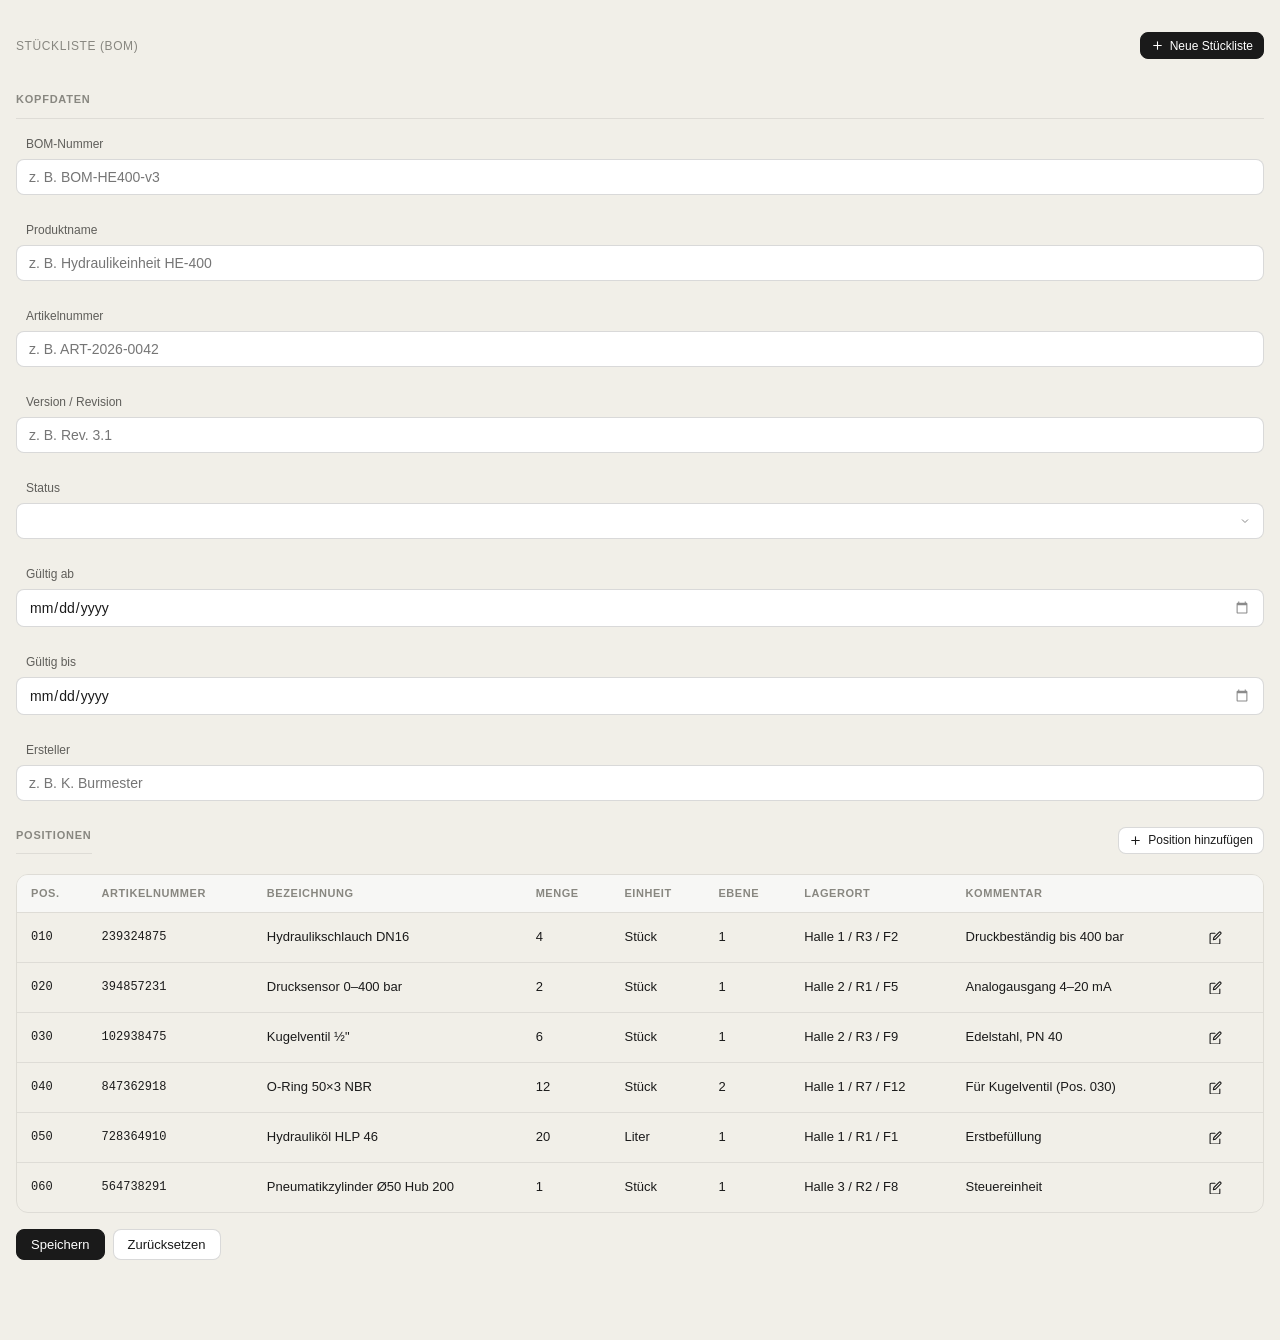
<file: sites/Stueckliste.html>
<!DOCTYPE html>
<html lang="de">
<head>
    <meta charset="UTF-8">
    <meta name="viewport" content="width=device-width, initial-scale=1.0">
    <title>Aero Dynamic Logistic – Stückliste</title>
    <link rel="icon" type="image/png" sizes="32x32" href="../logistikapp.png">
    <link rel="stylesheet" href="../style.css">
</head>
<body>
<main>
<section class="container">

    <div class="page-header">
        <h2 class="section-title">Stückliste (BOM)</h2>
        <button class="btn btn-primary btn-sm">
            <svg width="13" height="13" viewBox="0 0 24 24" fill="none" stroke="currentColor" stroke-width="2" stroke-linecap="round" stroke-linejoin="round"><line x1="12" y1="5" x2="12" y2="19"/><line x1="5" y1="12" x2="19" y2="12"/></svg>
            Neue Stückliste
        </button>
    </div>

    <!-- Kopfdaten -->
    <p class="form-group-label">Kopfdaten</p>
    <div class="grid-4">
        <div class="field">
            <label>BOM-Nummer</label>
            <input type="text" id="bomNummer" placeholder="z. B. BOM-HE400-v3" />
        </div>
        <div class="field">
            <label>Produktname</label>
            <input type="text" id="produktname" placeholder="z. B. Hydraulikeinheit HE-400" />
        </div>
        <div class="field">
            <label>Artikelnummer</label>
            <input type="text" id="artikelnummer" placeholder="z. B. ART-2026-0042" />
        </div>
        <div class="field">
            <label>Version / Revision</label>
            <input type="text" id="version" placeholder="z. B. Rev. 3.1" />
        </div>
    </div>
    <div class="grid-4">
        <div class="field">
            <label>Status</label>
            <select id="status">
                <option value=""></option>
                <option>Entwurf</option>
                <option>Freigegeben</option>
                <option>Gesperrt</option>
                <option>Archiviert</option>
            </select>
        </div>
        <div class="field">
            <label>Gültig ab</label>
            <input type="date" id="gueltigAb" />
        </div>
        <div class="field">
            <label>Gültig bis</label>
            <input type="date" id="gueltigBis" />
        </div>
        <div class="field">
            <label>Ersteller</label>
            <input type="text" id="ersteller" placeholder="z. B. K. Burmester" />
        </div>
    </div>

    <!-- Positionen -->
    <div class="page-header">
        <p class="form-group-label">Positionen</p>
        <button class="btn btn-sm">
            <svg width="13" height="13" viewBox="0 0 24 24" fill="none" stroke="currentColor" stroke-width="2" stroke-linecap="round" stroke-linejoin="round"><line x1="12" y1="5" x2="12" y2="19"/><line x1="5" y1="12" x2="19" y2="12"/></svg>
            Position hinzufügen
        </button>
    </div>

    <div class="table-wrap">
        <table class="data-table">
            <thead>
                <tr>
                    <th>Pos.</th>
                    <th>Artikelnummer</th>
                    <th>Bezeichnung</th>
                    <th>Menge</th>
                    <th>Einheit</th>
                    <th>Ebene</th>
                    <th>Lagerort</th>
                    <th>Kommentar</th>
                    <th></th>
                </tr>
            </thead>
            <tbody>
                <tr>
                    <td class="td-mono">010</td>
                    <td class="td-mono">239324875</td>
                    <td>Hydraulikschlauch DN16</td>
                    <td>4</td>
                    <td>Stück</td>
                    <td>1</td>
                    <td>Halle 1 / R3 / F2</td>
                    <td>Druckbeständig bis 400 bar</td>
                    <td><button class="btn btn-sm btn-ghost"><svg width="13" height="13" viewBox="0 0 24 24" fill="none" stroke="currentColor" stroke-width="2" stroke-linecap="round" stroke-linejoin="round"><path d="M11 4H4a2 2 0 0 0-2 2v16a2 2 0 0 0 2 2h14a2 2 0 0 0 2-2v-7"/><path d="M18.5 2.5a2.121 2.121 0 0 1 3 3L12 15l-4 1 1-4 9.5-9.5z"/></svg></button></td>
                </tr>
                <tr>
                    <td class="td-mono">020</td>
                    <td class="td-mono">394857231</td>
                    <td>Drucksensor 0–400 bar</td>
                    <td>2</td>
                    <td>Stück</td>
                    <td>1</td>
                    <td>Halle 2 / R1 / F5</td>
                    <td>Analogausgang 4–20 mA</td>
                    <td><button class="btn btn-sm btn-ghost"><svg width="13" height="13" viewBox="0 0 24 24" fill="none" stroke="currentColor" stroke-width="2" stroke-linecap="round" stroke-linejoin="round"><path d="M11 4H4a2 2 0 0 0-2 2v16a2 2 0 0 0 2 2h14a2 2 0 0 0 2-2v-7"/><path d="M18.5 2.5a2.121 2.121 0 0 1 3 3L12 15l-4 1 1-4 9.5-9.5z"/></svg></button></td>
                </tr>
                <tr>
                    <td class="td-mono">030</td>
                    <td class="td-mono">102938475</td>
                    <td>Kugelventil ½"</td>
                    <td>6</td>
                    <td>Stück</td>
                    <td>1</td>
                    <td>Halle 2 / R3 / F9</td>
                    <td>Edelstahl, PN 40</td>
                    <td><button class="btn btn-sm btn-ghost"><svg width="13" height="13" viewBox="0 0 24 24" fill="none" stroke="currentColor" stroke-width="2" stroke-linecap="round" stroke-linejoin="round"><path d="M11 4H4a2 2 0 0 0-2 2v16a2 2 0 0 0 2 2h14a2 2 0 0 0 2-2v-7"/><path d="M18.5 2.5a2.121 2.121 0 0 1 3 3L12 15l-4 1 1-4 9.5-9.5z"/></svg></button></td>
                </tr>
                <tr>
                    <td class="td-mono">040</td>
                    <td class="td-mono">847362918</td>
                    <td>O-Ring 50×3 NBR</td>
                    <td>12</td>
                    <td>Stück</td>
                    <td>2</td>
                    <td>Halle 1 / R7 / F12</td>
                    <td>Für Kugelventil (Pos. 030)</td>
                    <td><button class="btn btn-sm btn-ghost"><svg width="13" height="13" viewBox="0 0 24 24" fill="none" stroke="currentColor" stroke-width="2" stroke-linecap="round" stroke-linejoin="round"><path d="M11 4H4a2 2 0 0 0-2 2v16a2 2 0 0 0 2 2h14a2 2 0 0 0 2-2v-7"/><path d="M18.5 2.5a2.121 2.121 0 0 1 3 3L12 15l-4 1 1-4 9.5-9.5z"/></svg></button></td>
                </tr>
                <tr>
                    <td class="td-mono">050</td>
                    <td class="td-mono">728364910</td>
                    <td>Hydrauliköl HLP 46</td>
                    <td>20</td>
                    <td>Liter</td>
                    <td>1</td>
                    <td>Halle 1 / R1 / F1</td>
                    <td>Erstbefüllung</td>
                    <td><button class="btn btn-sm btn-ghost"><svg width="13" height="13" viewBox="0 0 24 24" fill="none" stroke="currentColor" stroke-width="2" stroke-linecap="round" stroke-linejoin="round"><path d="M11 4H4a2 2 0 0 0-2 2v16a2 2 0 0 0 2 2h14a2 2 0 0 0 2-2v-7"/><path d="M18.5 2.5a2.121 2.121 0 0 1 3 3L12 15l-4 1 1-4 9.5-9.5z"/></svg></button></td>
                </tr>
                <tr>
                    <td class="td-mono">060</td>
                    <td class="td-mono">564738291</td>
                    <td>Pneumatikzylinder Ø50 Hub 200</td>
                    <td>1</td>
                    <td>Stück</td>
                    <td>1</td>
                    <td>Halle 3 / R2 / F8</td>
                    <td>Steuereinheit</td>
                    <td><button class="btn btn-sm btn-ghost"><svg width="13" height="13" viewBox="0 0 24 24" fill="none" stroke="currentColor" stroke-width="2" stroke-linecap="round" stroke-linejoin="round"><path d="M11 4H4a2 2 0 0 0-2 2v16a2 2 0 0 0 2 2h14a2 2 0 0 0 2-2v-7"/><path d="M18.5 2.5a2.121 2.121 0 0 1 3 3L12 15l-4 1 1-4 9.5-9.5z"/></svg></button></td>
                </tr>
            </tbody>
        </table>
    </div>

    <!-- Buttons -->
    <div class="form-actions">
        <button class="btn btn-primary">Speichern</button>
        <button class="btn">Zurücksetzen</button>
    </div>

</section>
</main>
</body>
</html>
</file>
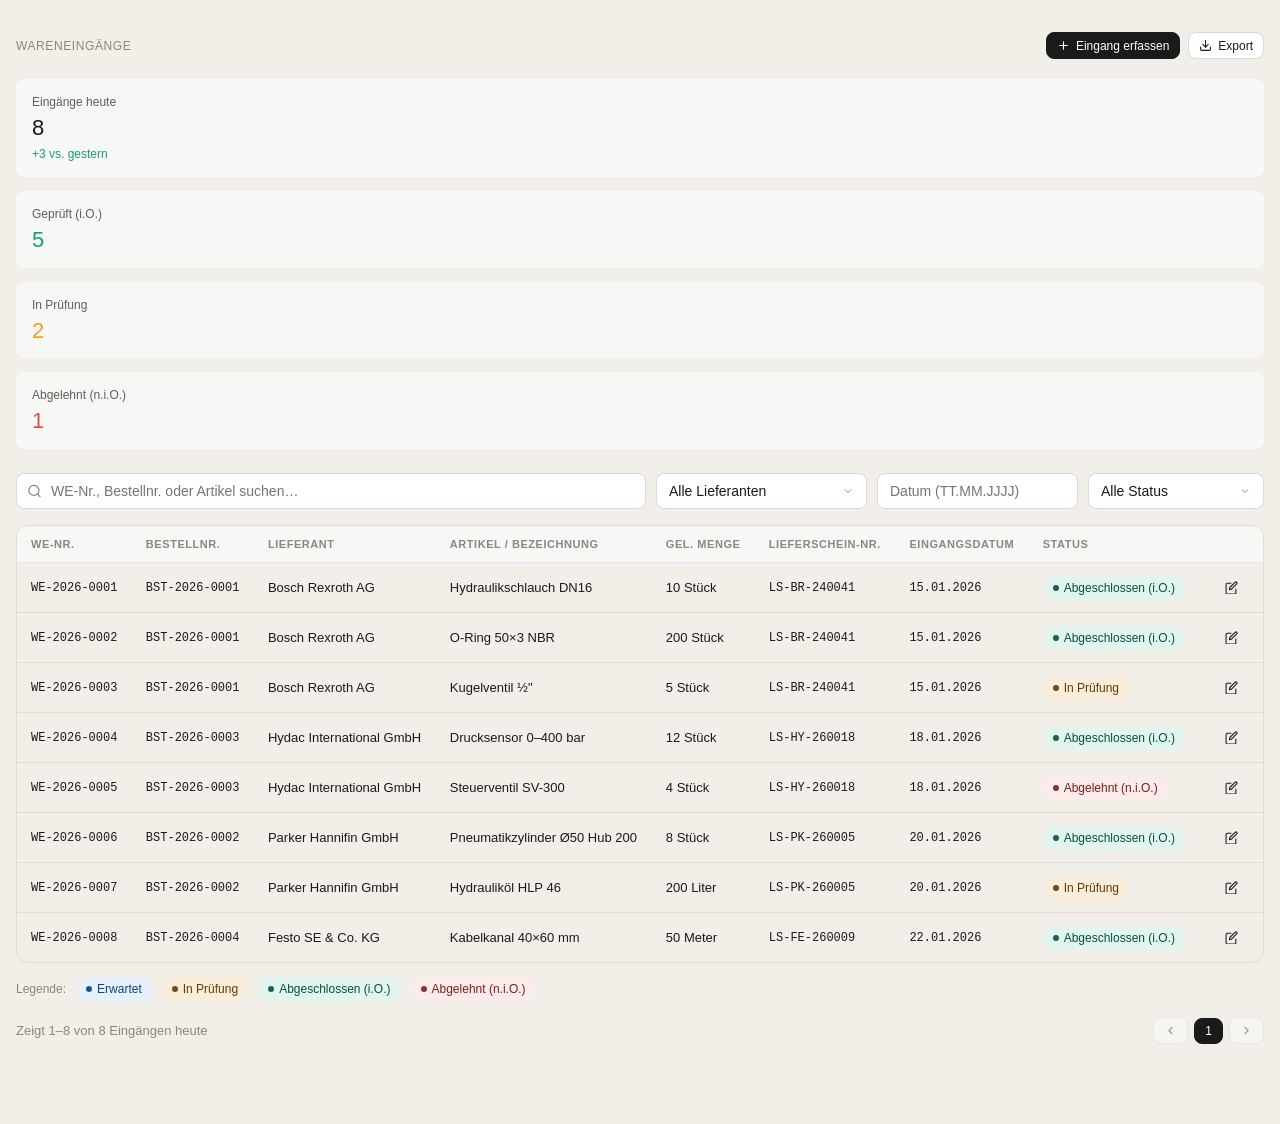
<file: sites/Wareneingaenge.html>
<!DOCTYPE html>
<html lang="de">
<head>
    <meta charset="UTF-8">
    <meta name="viewport" content="width=device-width, initial-scale=1.0">
    <title>Aero Dynamic Logistic – Wareneingänge</title>
    <link rel="icon" type="image/png" sizes="32x32" href="../logistikapp.png">
    <link rel="stylesheet" href="../style.css">
</head>
<body>
<main>
<section class="container">

    <div class="page-header">
        <h2 class="section-title">Wareneingänge</h2>
        <div style="display:flex;gap:8px;">
            <button class="btn btn-primary btn-sm" data-action="wareneingang-erfassen">
                <svg width="13" height="13" viewBox="0 0 24 24" fill="none" stroke="currentColor" stroke-width="2" stroke-linecap="round" stroke-linejoin="round"><line x1="12" y1="5" x2="12" y2="19"/><line x1="5" y1="12" x2="19" y2="12"/></svg>
                Eingang erfassen
            </button>
            <button class="btn btn-sm">
                <svg width="13" height="13" viewBox="0 0 24 24" fill="none" stroke="currentColor" stroke-width="2" stroke-linecap="round" stroke-linejoin="round"><path d="M21 15v4a2 2 0 0 1-2 2H5a2 2 0 0 1-2-2v-4"/><polyline points="7 10 12 15 17 10"/><line x1="12" y1="15" x2="12" y2="3"/></svg>
                Export
            </button>
        </div>
    </div>

    <!-- KPIs -->
    <div class="grid-4 kpi-row">
        <div class="metric-card">
            <div class="metric-label">Eingänge heute</div>
            <div class="metric-value">8</div>
            <div class="metric-trend up">+3 vs. gestern</div>
        </div>
        <div class="metric-card">
            <div class="metric-label">Geprüft (i.O.)</div>
            <div class="metric-value metric-value-success">5</div>
        </div>
        <div class="metric-card">
            <div class="metric-label">In Prüfung</div>
            <div class="metric-value metric-value-warning">2</div>
        </div>
        <div class="metric-card">
            <div class="metric-label">Abgelehnt (n.i.O.)</div>
            <div class="metric-value metric-value-danger">1</div>
        </div>
    </div>

    <!-- Filter bar -->
    <div class="filter-bar">
        <div class="search-field">
            <svg width="15" height="15" viewBox="0 0 24 24" fill="none" stroke="currentColor" stroke-width="2" stroke-linecap="round" stroke-linejoin="round"><circle cx="11" cy="11" r="8"/><line x1="21" y1="21" x2="16.65" y2="16.65"/></svg>
            <input type="text" placeholder="WE-Nr., Bestellnr. oder Artikel suchen…" />
        </div>
        <div class="field min-w-170">
            <select>
                <option value="">Alle Lieferanten</option>
                <option>Bosch Rexroth AG</option>
                <option>Parker Hannifin GmbH</option>
                <option>Hydac International GmbH</option>
                <option>Festo SE &amp; Co. KG</option>
            </select>
        </div>
        <div class="field min-w-150">
            <input type="text" placeholder="Datum (TT.MM.JJJJ)" />
        </div>
        <div class="field min-w-150">
            <select>
                <option value="">Alle Status</option>
                <option>Erwartet</option>
                <option>In Prüfung</option>
                <option>Abgeschlossen (i.O.)</option>
                <option>Abgelehnt (n.i.O.)</option>
            </select>
        </div>
    </div>

    <!-- Tabelle -->
    <div class="table-wrap">
        <table class="data-table">
            <thead>
                <tr>
                    <th>WE-Nr.</th>
                    <th>Bestellnr.</th>
                    <th>Lieferant</th>
                    <th>Artikel / Bezeichnung</th>
                    <th>Gel. Menge</th>
                    <th>Lieferschein-Nr.</th>
                    <th>Eingangsdatum</th>
                    <th>Status</th>
                    <th></th>
                </tr>
            </thead>
            <tbody>
                <tr>
                    <td class="td-mono">WE-2026-0001</td>
                    <td class="td-mono">BST-2026-0001</td>
                    <td>Bosch Rexroth AG</td>
                    <td>Hydraulikschlauch DN16</td>
                    <td>10 Stück</td>
                    <td class="td-mono">LS-BR-240041</td>
                    <td class="td-mono">15.01.2026</td>
                    <td><span class="badge badge-success"><span class="dot"></span>Abgeschlossen (i.O.)</span></td>
                    <td><button class="btn btn-sm btn-ghost" data-action="wareneingang-erfassen"><svg width="13" height="13" viewBox="0 0 24 24" fill="none" stroke="currentColor" stroke-width="2" stroke-linecap="round" stroke-linejoin="round"><path d="M11 4H4a2 2 0 0 0-2 2v16a2 2 0 0 0 2 2h14a2 2 0 0 0 2-2v-7"/><path d="M18.5 2.5a2.121 2.121 0 0 1 3 3L12 15l-4 1 1-4 9.5-9.5z"/></svg></button></td>
                </tr>
                <tr>
                    <td class="td-mono">WE-2026-0002</td>
                    <td class="td-mono">BST-2026-0001</td>
                    <td>Bosch Rexroth AG</td>
                    <td>O-Ring 50×3 NBR</td>
                    <td>200 Stück</td>
                    <td class="td-mono">LS-BR-240041</td>
                    <td class="td-mono">15.01.2026</td>
                    <td><span class="badge badge-success"><span class="dot"></span>Abgeschlossen (i.O.)</span></td>
                    <td><button class="btn btn-sm btn-ghost" data-action="wareneingang-erfassen"><svg width="13" height="13" viewBox="0 0 24 24" fill="none" stroke="currentColor" stroke-width="2" stroke-linecap="round" stroke-linejoin="round"><path d="M11 4H4a2 2 0 0 0-2 2v16a2 2 0 0 0 2 2h14a2 2 0 0 0 2-2v-7"/><path d="M18.5 2.5a2.121 2.121 0 0 1 3 3L12 15l-4 1 1-4 9.5-9.5z"/></svg></button></td>
                </tr>
                <tr>
                    <td class="td-mono">WE-2026-0003</td>
                    <td class="td-mono">BST-2026-0001</td>
                    <td>Bosch Rexroth AG</td>
                    <td>Kugelventil ½"</td>
                    <td>5 Stück</td>
                    <td class="td-mono">LS-BR-240041</td>
                    <td class="td-mono">15.01.2026</td>
                    <td><span class="badge badge-warning"><span class="dot"></span>In Prüfung</span></td>
                    <td><button class="btn btn-sm btn-ghost" data-action="wareneingang-erfassen"><svg width="13" height="13" viewBox="0 0 24 24" fill="none" stroke="currentColor" stroke-width="2" stroke-linecap="round" stroke-linejoin="round"><path d="M11 4H4a2 2 0 0 0-2 2v16a2 2 0 0 0 2 2h14a2 2 0 0 0 2-2v-7"/><path d="M18.5 2.5a2.121 2.121 0 0 1 3 3L12 15l-4 1 1-4 9.5-9.5z"/></svg></button></td>
                </tr>
                <tr>
                    <td class="td-mono">WE-2026-0004</td>
                    <td class="td-mono">BST-2026-0003</td>
                    <td>Hydac International GmbH</td>
                    <td>Drucksensor 0–400 bar</td>
                    <td>12 Stück</td>
                    <td class="td-mono">LS-HY-260018</td>
                    <td class="td-mono">18.01.2026</td>
                    <td><span class="badge badge-success"><span class="dot"></span>Abgeschlossen (i.O.)</span></td>
                    <td><button class="btn btn-sm btn-ghost" data-action="wareneingang-erfassen"><svg width="13" height="13" viewBox="0 0 24 24" fill="none" stroke="currentColor" stroke-width="2" stroke-linecap="round" stroke-linejoin="round"><path d="M11 4H4a2 2 0 0 0-2 2v16a2 2 0 0 0 2 2h14a2 2 0 0 0 2-2v-7"/><path d="M18.5 2.5a2.121 2.121 0 0 1 3 3L12 15l-4 1 1-4 9.5-9.5z"/></svg></button></td>
                </tr>
                <tr>
                    <td class="td-mono">WE-2026-0005</td>
                    <td class="td-mono">BST-2026-0003</td>
                    <td>Hydac International GmbH</td>
                    <td>Steuerventil SV-300</td>
                    <td>4 Stück</td>
                    <td class="td-mono">LS-HY-260018</td>
                    <td class="td-mono">18.01.2026</td>
                    <td><span class="badge badge-danger"><span class="dot"></span>Abgelehnt (n.i.O.)</span></td>
                    <td><button class="btn btn-sm btn-ghost" data-action="wareneingang-erfassen"><svg width="13" height="13" viewBox="0 0 24 24" fill="none" stroke="currentColor" stroke-width="2" stroke-linecap="round" stroke-linejoin="round"><path d="M11 4H4a2 2 0 0 0-2 2v16a2 2 0 0 0 2 2h14a2 2 0 0 0 2-2v-7"/><path d="M18.5 2.5a2.121 2.121 0 0 1 3 3L12 15l-4 1 1-4 9.5-9.5z"/></svg></button></td>
                </tr>
                <tr>
                    <td class="td-mono">WE-2026-0006</td>
                    <td class="td-mono">BST-2026-0002</td>
                    <td>Parker Hannifin GmbH</td>
                    <td>Pneumatikzylinder Ø50 Hub 200</td>
                    <td>8 Stück</td>
                    <td class="td-mono">LS-PK-260005</td>
                    <td class="td-mono">20.01.2026</td>
                    <td><span class="badge badge-success"><span class="dot"></span>Abgeschlossen (i.O.)</span></td>
                    <td><button class="btn btn-sm btn-ghost" data-action="wareneingang-erfassen"><svg width="13" height="13" viewBox="0 0 24 24" fill="none" stroke="currentColor" stroke-width="2" stroke-linecap="round" stroke-linejoin="round"><path d="M11 4H4a2 2 0 0 0-2 2v16a2 2 0 0 0 2 2h14a2 2 0 0 0 2-2v-7"/><path d="M18.5 2.5a2.121 2.121 0 0 1 3 3L12 15l-4 1 1-4 9.5-9.5z"/></svg></button></td>
                </tr>
                <tr>
                    <td class="td-mono">WE-2026-0007</td>
                    <td class="td-mono">BST-2026-0002</td>
                    <td>Parker Hannifin GmbH</td>
                    <td>Hydrauliköl HLP 46</td>
                    <td>200 Liter</td>
                    <td class="td-mono">LS-PK-260005</td>
                    <td class="td-mono">20.01.2026</td>
                    <td><span class="badge badge-warning"><span class="dot"></span>In Prüfung</span></td>
                    <td><button class="btn btn-sm btn-ghost" data-action="wareneingang-erfassen"><svg width="13" height="13" viewBox="0 0 24 24" fill="none" stroke="currentColor" stroke-width="2" stroke-linecap="round" stroke-linejoin="round"><path d="M11 4H4a2 2 0 0 0-2 2v16a2 2 0 0 0 2 2h14a2 2 0 0 0 2-2v-7"/><path d="M18.5 2.5a2.121 2.121 0 0 1 3 3L12 15l-4 1 1-4 9.5-9.5z"/></svg></button></td>
                </tr>
                <tr>
                    <td class="td-mono">WE-2026-0008</td>
                    <td class="td-mono">BST-2026-0004</td>
                    <td>Festo SE &amp; Co. KG</td>
                    <td>Kabelkanal 40×60 mm</td>
                    <td>50 Meter</td>
                    <td class="td-mono">LS-FE-260009</td>
                    <td class="td-mono">22.01.2026</td>
                    <td><span class="badge badge-success"><span class="dot"></span>Abgeschlossen (i.O.)</span></td>
                    <td><button class="btn btn-sm btn-ghost" data-action="wareneingang-erfassen"><svg width="13" height="13" viewBox="0 0 24 24" fill="none" stroke="currentColor" stroke-width="2" stroke-linecap="round" stroke-linejoin="round"><path d="M11 4H4a2 2 0 0 0-2 2v16a2 2 0 0 0 2 2h14a2 2 0 0 0 2-2v-7"/><path d="M18.5 2.5a2.121 2.121 0 0 1 3 3L12 15l-4 1 1-4 9.5-9.5z"/></svg></button></td>
                </tr>
            </tbody>
        </table>
    </div>

    <!-- Legende -->
    <div class="legend-row">
        <span class="legend-label">Legende:</span>
        <span class="badge badge-info"><span class="dot"></span>Erwartet</span>
        <span class="badge badge-warning"><span class="dot"></span>In Prüfung</span>
        <span class="badge badge-success"><span class="dot"></span>Abgeschlossen (i.O.)</span>
        <span class="badge badge-danger"><span class="dot"></span>Abgelehnt (n.i.O.)</span>
    </div>

    <!-- Pagination -->
    <div class="pagination-row">
        <span class="pagination-info">Zeigt 1–8 von 8 Eingängen heute</span>
        <div class="pagination-buttons">
            <button class="btn btn-sm" disabled>
                <svg width="13" height="13" viewBox="0 0 24 24" fill="none" stroke="currentColor" stroke-width="2" stroke-linecap="round" stroke-linejoin="round"><polyline points="15 18 9 12 15 6"/></svg>
            </button>
            <button class="btn btn-sm btn-primary">1</button>
            <button class="btn btn-sm" disabled>
                <svg width="13" height="13" viewBox="0 0 24 24" fill="none" stroke="currentColor" stroke-width="2" stroke-linecap="round" stroke-linejoin="round"><polyline points="9 18 15 12 9 6"/></svg>
            </button>
        </div>
    </div>

</section>
</main>
</body>
</html>
</file>
<file: style.css>
:root {
  /* Light mode (default) */
  --bg-primary: #ffffff;
  --bg-secondary: #f7f7f5;
  --bg-tertiary: #f1efe8;
  --bg-elevated: #ffffff;

  --text-primary: #1a1a1a;
  --text-secondary: #5f5e5a;
  --text-tertiary: #888780;
  --text-on-accent: #ffffff;

  --border-subtle: rgba(0, 0, 0, 0.08);
  --border-default: rgba(0, 0, 0, 0.15);
  --border-strong: rgba(0, 0, 0, 0.3);

  --accent: #1a1a1a;
  --accent-hover: #333333;

  /* Semantic */
  --info-bg: #e6f1fb;
  --info-border: #b5d4f4;
  --info-text: #0c447c;
  --info-solid: #378add;

  --success-bg: #e1f5ee;
  --success-border: #9fe1cb;
  --success-text: #085041;
  --success-solid: #1d9e75;

  --warning-bg: #faeeda;
  --warning-border: #fac775;
  --warning-text: #633806;
  --warning-solid: #ef9f27;

  --danger-bg: #fcebeb;
  --danger-border: #f7c1c1;
  --danger-text: #791f1f;
  --danger-solid: #e24b4a;

  --purple-bg: #eeedfe;
  --purple-text: #3c3489;
  --pink-bg: #fbeaf0;
  --pink-text: #72243e;
  --teal-bg: #e1f5ee;
  --teal-text: #085041;
  --amber-bg: #faeeda;
  --amber-text: #633806;
  --green-bg: #eaf3de;
  --green-text: #27500a;
  --coral-bg: #faece7;
  --coral-text: #712b13;
  --blue-bg: #e6f1fb;
  --blue-text: #0c447c;

  /* Layout */
  --radius-sm: 6px;
  --radius-md: 8px;
  --radius-lg: 12px;
  --radius-xl: 16px;
  --radius-pill: 999px;

  --font-sans: -apple-system, BlinkMacSystemFont, "Segoe UI", "Helvetica Neue", Arial, sans-serif;
  --font-mono: "SF Mono", Menlo, Consolas, "Liberation Mono", monospace;

  --shadow-focus: 0 0 0 3px rgba(55, 138, 221, 0.25);

  --transition-fast: 0.12s ease;
  --transition-base: 0.18s ease;

  /* Scrollbar */
  --scrollbar-width: 6px;
  --scrollbar-track: transparent;
  --scrollbar-thumb: rgba(0, 0, 0, 0.18);
  --scrollbar-thumb-hover: rgba(0, 0, 0, 0.35);
  --scrollbar-radius: 999px;
}

[data-theme="dark"] {
  --bg-primary: #1a1a1a;
  --bg-secondary: #242422;
  --bg-tertiary: #2c2c2a;
  --bg-elevated: #242422;

  --text-primary: #f1efe8;
  --text-secondary: #b4b2a9;
  --text-tertiary: #888780;
  --text-on-accent: #1a1a1a;

  --border-subtle: rgba(255, 255, 255, 0.08);
  --border-default: rgba(255, 255, 255, 0.15);
  --border-strong: rgba(255, 255, 255, 0.3);

  --accent: #f1efe8;
  --accent-hover: #ffffff;

  --info-bg: rgba(55, 138, 221, 0.15);
  --info-border: rgba(55, 138, 221, 0.4);
  --info-text: #85b7eb;
  --info-solid: #378add;

  --success-bg: rgba(29, 158, 117, 0.15);
  --success-border: rgba(29, 158, 117, 0.4);
  --success-text: #5dcaa5;
  --success-solid: #1d9e75;

  --warning-bg: rgba(239, 159, 39, 0.15);
  --warning-border: rgba(239, 159, 39, 0.4);
  --warning-text: #fac775;
  --warning-solid: #ef9f27;

  --danger-bg: rgba(226, 75, 74, 0.15);
  --danger-border: rgba(226, 75, 74, 0.4);
  --danger-text: #f09595;
  --danger-solid: #e24b4a;

  --purple-bg: rgba(127, 119, 221, 0.18);
  --purple-text: #afa9ec;
  --pink-bg: rgba(212, 83, 126, 0.18);
  --pink-text: #ed93b1;
  --teal-bg: rgba(29, 158, 117, 0.18);
  --teal-text: #5dcaa5;
  --amber-bg: rgba(239, 159, 39, 0.18);
  --amber-text: #fac775;
  --green-bg: rgba(99, 153, 34, 0.18);
  --green-text: #c0dd97;
  --coral-bg: rgba(216, 90, 48, 0.18);
  --coral-text: #f0997b;
  --blue-bg: rgba(55, 138, 221, 0.18);
  --blue-text: #85b7eb;

  /* Scrollbar */
  --scrollbar-thumb: rgba(255, 255, 255, 0.2);
  --scrollbar-thumb-hover: rgba(255, 255, 255, 0.38);
}

/* ==========================================================================
   Base
   ========================================================================== */

* { box-sizing: border-box; }

html, body { margin: 0; padding: 0; }

body {
  font-family: var(--font-sans);
  font-size: 14px;
  line-height: 1.5;
  background: var(--bg-tertiary);
  color: var(--text-primary);
  -webkit-font-smoothing: antialiased;
  transition: background var(--transition-base), color var(--transition-base);
}

h1, h2, h3 { margin: 0; font-weight: 500; }


/* ==========================================================================
   Scrollbar
   ========================================================================== */

* {
  scrollbar-width: thin;
  scrollbar-color: var(--scrollbar-thumb) var(--scrollbar-track);
}

::-webkit-scrollbar {
  width: var(--scrollbar-width);
  height: var(--scrollbar-width);
}

::-webkit-scrollbar-track {
  background: var(--scrollbar-track);
}

::-webkit-scrollbar-thumb {
  background: var(--scrollbar-thumb);
  border-radius: var(--scrollbar-radius);
}

::-webkit-scrollbar-thumb:hover {
  background: var(--scrollbar-thumb-hover);
}

/* ==========================================================================
   Pictures & Icons
   ========================================================================== */

.logo{
    width: 32px;
    height: 32px;
    background-image: url('logistikapp.png');
    background-size: cover;
}

.menu-icon {
    width: 32px;
    height: 32px;
    background-image: url('/icons/application.svg');
    background-size: cover;
}

.user-icon {
    width: 32px;
    height: 32px;
    background-image: url('/icons/user_2.svg');
    background-size: cover;
}

/* ==========================================================================
   Layout
   ========================================================================== */

.container {
  max-width: 1760px;
  margin: 0 auto;
  padding: 32px 16px 80px;
}

.section {
  background: var(--bg-primary);
  border: 0.5px solid var(--border-subtle);
  border-radius: var(--radius-lg);
  padding: 20px 24px;
  margin-bottom: 16px;
}

.section-title {
  font-size: 12px;
  font-weight: 500;
  color: var(--text-tertiary);
  text-transform: uppercase;
  letter-spacing: 0.05em;
  margin-bottom: 14px;
}

.row { display: flex; flex-wrap: wrap; gap: 8px; align-items: center; }
.row.align-center { align-items: center; }
.stack { display: flex; flex-direction: column; gap: 10px; }
.grid-2 { display: grid; grid-template-columns: 1fr 1fr; gap: 14px; margin-bottom: 14px; }
.grid-3 { display: grid; grid-template-columns: 1fr 1fr 1fr; gap: 14px; margin-bottom: 14px; }
.grid-4 { display: grid; grid-template-columns: 1fr 1fr 1fr 1fr; gap: 14px; margin-bottom: 14px; }

.form-group-label {
  font-size: 11px;
  font-weight: 600;
  color: var(--text-tertiary);
  text-transform: uppercase;
  letter-spacing: 0.07em;
  margin: 32px 0 16px;
  padding-bottom: 10px;
  border-bottom: 0.5px solid var(--border-subtle);
}

.section-title + .form-group-label {
  margin-top: 4px;
}

/* ==========================================================================
   Top bar / Theme toggle
   ========================================================================== */

.topbar {
  position: sticky;
  top: 0;
  z-index: 10;
  display: flex;
  justify-content: space-between;
  align-items: center;
  padding: 14px 28px;
  background: var(--bg-primary);
  border-bottom: 0.5px solid var(--border-subtle);
  backdrop-filter: saturate(180%) blur(10px);
}

.topbar-content {
  display: flex;
  align-items: center;
  gap: 28px;
}

.topbar-brand {
  font-size: 15px;
  font-weight: 600;
  white-space: nowrap;
}

.topbar-tabs {
  border-bottom: none;
}

.brand {
  display: flex;
  align-items: center;
  gap: 10px;
  font-weight: 500;
  font-size: 15px;
}

.brand-dot {
  width: 10px;
  height: 10px;
  border-radius: 50%;
  background: linear-gradient(135deg, #378add, #7f77dd);
}

.theme-toggle {
  display: inline-flex;
  align-items: center;
  gap: 8px;
  background: var(--bg-secondary);
  border: 0.5px solid var(--border-default);
  border-radius: var(--radius-md);
  padding: 6px 12px;
  font: inherit;
  font-size: 13px;
  color: var(--text-primary);
  cursor: pointer;
  transition: background var(--transition-fast), border-color var(--transition-fast);
}

.theme-toggle:hover { background: var(--bg-tertiary); border-color: var(--border-strong); }

.theme-toggle .icon-sun { display: none; }
.theme-toggle .icon-moon { display: inline-block; }
[data-theme="dark"] .theme-toggle .icon-sun { display: inline-block; }
[data-theme="dark"] .theme-toggle .icon-moon { display: none; }


/* ==========================================================================
   Buttons
   ========================================================================== */

.btn {
  display: inline-flex;
  align-items: center;
  justify-content: center;
  gap: 6px;
  padding: 8px 14px;
  font-family: inherit;
  font-size: 13px;
  font-weight: 500;
  line-height: 1;
  background: var(--bg-primary);
  color: var(--text-primary);
  border: 0.5px solid var(--border-default);
  border-radius: var(--radius-md);
  cursor: pointer;
  transition: background var(--transition-fast), border-color var(--transition-fast), transform var(--transition-fast);
}

.btn:hover { background: var(--bg-secondary); border-color: var(--border-strong); }
.btn:active { transform: scale(0.98); }
.btn:focus-visible { outline: none; box-shadow: var(--shadow-focus); }
.btn:disabled { opacity: 0.4; cursor: not-allowed; }
.btn:disabled:hover { background: var(--bg-primary); border-color: var(--border-default); }

.btn-primary {
  background: var(--accent);
  color: var(--text-on-accent);
  border-color: var(--accent);
}
.btn-primary:hover { background: var(--accent-hover); border-color: var(--accent-hover); }

.btn-ghost { background: transparent; border-color: transparent; }
.btn-ghost:hover { background: var(--bg-secondary); border-color: transparent; }

.btn-danger {
  background: var(--danger-bg);
  color: var(--danger-text);
  border-color: var(--danger-border);
}
.btn-danger:hover { background: var(--danger-bg); border-color: var(--danger-solid); }

.btn-sm { padding: 6px 10px; font-size: 12px; }
.btn-lg { padding: 11px 18px; font-size: 14px; }

/* ==========================================================================
   Form fields
   ========================================================================== */

.field { display: flex; flex-direction: column; gap: 6px; margin-bottom: 12px; }

.field label {
  font-size: 12px;
  color: var(--text-secondary);
  font-weight: 500;
  padding-left: 10px;
}

input[type="text"], input[type="email"], input[type="password"],
input[type="date"], input[type="number"], input[type="search"],
input[type="tel"], input[type="url"],
textarea, select {
  width: 100%;
  padding: 9px 12px;
  font-family: inherit;
  font-size: 14px;
  color: var(--text-primary);
  background: var(--bg-primary);
  border: 0.5px solid var(--border-default);
  border-radius: var(--radius-md);
  transition: border-color var(--transition-fast), box-shadow var(--transition-fast);
}

input:hover, textarea:hover, select:hover { border-color: var(--border-strong); }
input:focus, textarea:focus, select:focus {
  outline: none;
  border-color: var(--info-solid);
  box-shadow: var(--shadow-focus);
}

textarea { resize: vertical; min-height: 70px; line-height: 1.5; }

select { cursor: pointer; appearance: none; background-image: url("data:image/svg+xml;utf8,<svg xmlns='http://www.w3.org/2000/svg' width='12' height='12' viewBox='0 0 24 24' fill='none' stroke='%23888' stroke-width='2'><path d='m6 9 6 6 6-6'/></svg>"); background-repeat: no-repeat; background-position: right 12px center; padding-right: 32px; }

input[type="date"] { cursor: pointer; }
input[type="date"]::-webkit-calendar-picker-indicator {
  opacity: 0.45;
  cursor: pointer;
  border-radius: 3px;
  transition: opacity var(--transition-fast);
}
input[type="date"]::-webkit-calendar-picker-indicator:hover { opacity: 0.8; }
[data-theme="dark"] input[type="date"]::-webkit-calendar-picker-indicator { filter: invert(1); }

input[type="number"]::-webkit-outer-spin-button,
input[type="number"]::-webkit-inner-spin-button { -webkit-appearance: none; }
input[type="number"] { -moz-appearance: textfield; appearance: textfield; }

.input-error { border-color: var(--danger-solid) !important; box-shadow: 0 0 0 3px var(--danger-bg); }

.hint { font-size: 12px; color: var(--text-secondary); }
.hint-error { color: var(--danger-solid); }

.input-icon { position: relative; }
.input-icon svg {
  position: absolute;
  left: 12px;
  top: 50%;
  transform: translateY(-50%);
  color: var(--text-tertiary);
  pointer-events: none;
}
.input-icon input { padding-left: 34px; }

/* ==========================================================================
   Badges
   ========================================================================== */

.badge {
  display: inline-flex;
  align-items: center;
  gap: 5px;
  padding: 3px 10px;
  font-size: 12px;
  font-weight: 500;
  border-radius: var(--radius-pill);
  background: var(--bg-tertiary);
  color: var(--text-secondary);
}

.badge-info      { background: var(--info-bg);    color: var(--info-text); }
.badge-success   { background: var(--success-bg); color: var(--success-text); }
.badge-warning   { background: var(--warning-bg); color: var(--warning-text); }
.badge-danger    { background: var(--danger-bg);  color: var(--danger-text); }
.badge-purple    { background: var(--purple-bg);  color: var(--purple-text); }
.badge-pink      { background: var(--pink-bg);    color: var(--pink-text); }
.badge-secondary { background: var(--bg-tertiary); color: var(--text-secondary); }

.badge .dot {
  width: 6px;
  height: 6px;
  border-radius: 50%;
  background: currentColor;
  opacity: 0.9;
}

/* ==========================================================================
   Avatars
   ========================================================================== */

.avatar {
  display: inline-flex;
  align-items: center;
  justify-content: center;
  border-radius: 50%;
  font-weight: 500;
  flex-shrink: 0;
}

.avatar-xs { width: 28px; height: 28px; font-size: 11px; }
.avatar-sm { width: 32px; height: 32px; font-size: 12px; }
.avatar-md { width: 44px; height: 44px; font-size: 15px; }
.avatar-lg { width: 52px; height: 52px; font-size: 18px; }

.avatar-blue   { background: var(--blue-bg);   color: var(--blue-text); }
.avatar-coral  { background: var(--coral-bg);  color: var(--coral-text); }
.avatar-teal   { background: var(--teal-bg);   color: var(--teal-text); }
.avatar-purple { background: var(--purple-bg); color: var(--purple-text); }
.avatar-pink   { background: var(--pink-bg);   color: var(--pink-text); }
.avatar-amber  { background: var(--amber-bg);  color: var(--amber-text); }
.avatar-green  { background: var(--green-bg);  color: var(--green-text); }

.avatar-stack { display: flex; margin-left: 8px; }
.avatar-stack .avatar { border: 2px solid var(--bg-primary); }
.avatar-stack .avatar + .avatar { margin-left: -10px; }

/* ==========================================================================
   Switches
   ========================================================================== */

.switch-row {
  display: flex;
  align-items: center;
  justify-content: space-between;
  font-size: 14px;
  cursor: pointer;
  user-select: none;
}
.switch-row.disabled { color: var(--text-tertiary); cursor: not-allowed; }

.switch {
  position: relative;
  display: inline-block;
  width: 36px;
  height: 20px;
  background: var(--bg-tertiary);
  border: 0.5px solid var(--border-default);
  border-radius: var(--radius-pill);
  transition: background var(--transition-base), border-color var(--transition-base);
  flex-shrink: 0;
}

.switch.on {
  background: var(--success-solid);
  border-color: var(--success-solid);
}

.switch.disabled { opacity: 0.4; }

.switch-knob {
  position: absolute;
  top: 1.5px;
  left: 1.5px;
  width: 15px;
  height: 15px;
  background: #ffffff;
  border-radius: 50%;
  transition: left var(--transition-base);
  box-shadow: 0 1px 2px rgba(0, 0, 0, 0.2);
}

.switch.on .switch-knob { left: 18px; }

/* ==========================================================================
   Checkboxes & Radios
   ========================================================================== */

.check-row {
  display: flex;
  align-items: center;
  gap: 8px;
  font-size: 14px;
  cursor: pointer;
  user-select: none;
}

.check-row input { width: auto; accent-color: var(--info-solid); }

/* ==========================================================================
   Segmented control
   ========================================================================== */

.segmented {
  display: inline-flex;
  background: var(--bg-secondary);
  border-radius: var(--radius-md);
  padding: 3px;
  gap: 2px;
}

.seg {
  background: transparent;
  border: 0.5px solid transparent;
  padding: 5px 14px;
  font: inherit;
  font-size: 13px;
  color: var(--text-secondary);
  border-radius: var(--radius-sm);
  cursor: pointer;
  transition: background var(--transition-fast), color var(--transition-fast);
}

.seg:hover { color: var(--text-primary); }

.seg.active {
  background: var(--bg-primary);
  border-color: var(--border-subtle);
  color: var(--text-primary);
}

/* ==========================================================================
   Slider
   ========================================================================== */

.slider-row {
  display: flex;
  align-items: center;
  gap: 12px;
  margin-bottom: 10px;
}

.slider-label { font-size: 13px; color: var(--text-secondary); min-width: 70px; }
.slider-value { font-size: 13px; font-weight: 500; min-width: 32px; text-align: right; }

input[type="range"] {
  flex: 1;
  -webkit-appearance: none;
  appearance: none;
  height: 4px;
  background: var(--bg-tertiary);
  border-radius: var(--radius-pill);
  outline: none;
}

input[type="range"]::-webkit-slider-thumb {
  -webkit-appearance: none;
  appearance: none;
  width: 18px;
  height: 18px;
  border-radius: 50%;
  background: var(--bg-primary);
  border: 0.5px solid var(--border-strong);
  cursor: pointer;
  box-shadow: 0 1px 3px rgba(0, 0, 0, 0.15);
  transition: transform var(--transition-fast);
}
input[type="range"]::-webkit-slider-thumb:hover { transform: scale(1.1); }

input[type="range"]::-moz-range-thumb {
  width: 18px;
  height: 18px;
  border-radius: 50%;
  background: var(--bg-primary);
  border: 0.5px solid var(--border-strong);
  cursor: pointer;
}

/* ==========================================================================
   Progress
   ========================================================================== */

.progress-block { width: 100%; }

.progress-meta {
  display: flex;
  justify-content: space-between;
  font-size: 12px;
  color: var(--text-secondary);
  margin-bottom: 4px;
}

.progress {
  height: 6px;
  background: var(--bg-tertiary);
  border-radius: var(--radius-pill);
  overflow: hidden;
}

.progress-bar {
  height: 100%;
  border-radius: var(--radius-pill);
  transition: width var(--transition-base);
}

.progress-info    { background: var(--info-solid); }
.progress-success { background: var(--success-solid); }
.progress-warning { background: var(--warning-solid); }
.progress-danger  { background: var(--danger-solid); }

.circle-progress-row {
  display: flex;
  align-items: center;
  gap: 14px;
  margin-top: 4px;
}

.circle-progress { transform: rotate(-90deg); }
.circle-progress .circle-track { stroke: var(--bg-tertiary); }
.circle-progress .circle-bar { stroke: var(--success-solid); }

.circle-title { font-size: 14px; font-weight: 500; }
.circle-sub { font-size: 12px; color: var(--text-secondary); }

/* ==========================================================================
   Cards & Alerts
   ========================================================================== */

.metric-card {
  background: var(--bg-secondary);
  border-radius: var(--radius-md);
  padding: 14px 16px;
}

.metric-label { font-size: 12px; color: var(--text-secondary); margin-bottom: 4px; }
.metric-value { font-size: 22px; font-weight: 500; line-height: 1.2; }
.metric-trend { font-size: 12px; margin-top: 4px; }
.metric-trend.up { color: var(--success-solid); }
.metric-trend.down { color: var(--danger-solid); }

.alert {
  display: flex;
  align-items: flex-start;
  gap: 10px;
  padding: 11px 14px;
  border-radius: var(--radius-md);
  font-size: 13px;
  margin-top: 8px;
  border: 0.5px solid transparent;
}
.alert svg { flex-shrink: 0; margin-top: 1px; }

.alert-info    { background: var(--info-bg);    color: var(--info-text);    border-color: var(--info-border); }
.alert-success { background: var(--success-bg); color: var(--success-text); border-color: var(--success-border); }
.alert-warning { background: var(--warning-bg); color: var(--warning-text); border-color: var(--warning-border); }
.alert-danger  { background: var(--danger-bg);  color: var(--danger-text);  border-color: var(--danger-border); }

/* ==========================================================================
   Tabs
   ========================================================================== */

.tabs {
  display: flex;
  gap: 4px;
  border-bottom: 0.5px solid var(--border-subtle);
}

.tab {
  background: transparent;
  border: none;
  padding: 9px 14px;
  font: inherit;
  font-size: 14px;
  color: var(--text-secondary);
  cursor: pointer;
  border-bottom: 2px solid transparent;
  margin-bottom: -0.5px;
  transition: color var(--transition-fast), border-color var(--transition-fast);
}

.tab:hover { color: var(--text-primary); }

.tab.active {
  color: var(--text-primary);
  border-bottom-color: var(--text-primary);
}

/* ==========================================================================
   Chips
   ========================================================================== */

.chip {
  display: inline-flex;
  align-items: center;
  gap: 6px;
  padding: 4px 6px 4px 12px;
  background: var(--bg-secondary);
  border: 0.5px solid var(--border-subtle);
  border-radius: var(--radius-pill);
  font-size: 12px;
  color: var(--text-primary);
}

.chip-x {
  background: transparent;
  border: none;
  width: 18px;
  height: 18px;
  border-radius: 50%;
  color: var(--text-secondary);
  cursor: pointer;
  font-size: 14px;
  display: inline-flex;
  align-items: center;
  justify-content: center;
  padding: 0;
  line-height: 1;
}
.chip-x:hover { background: var(--bg-tertiary); color: var(--text-primary); }

.chip-add {
  cursor: pointer;
  border-style: dashed;
  border-color: var(--border-default);
  color: var(--text-secondary);
  padding: 4px 12px;
}
.chip-add:hover { background: var(--bg-tertiary); color: var(--text-primary); }

/* ==========================================================================
   Main layout (Sidebar + Content)
   ========================================================================== */

.main-layout {
  display: flex;
  align-items: flex-start;
  min-height: calc(100vh - var(--topbar-h, 77px));
}

.sidebar {
  width: 220px;
  flex-shrink: 0;
  position: sticky;
  top: var(--topbar-h, 77px);
  height: calc(100vh - var(--topbar-h, 77px));
  overflow-y: auto;
  background: var(--bg-primary);
  border-right: 0.5px solid var(--border-subtle);
  padding: 20px 12px;
  transition: transform var(--transition-base);
  display: flex;
  flex-direction: column;
}

.sidebar-version {
  margin-top: auto;
  padding: 14px 10px 4px;
  font-size: 11px;
  color: var(--text-tertiary);
  text-align: center;
  letter-spacing: .3px;
  user-select: none;
}

.sidebar-nav {
  display: flex;
  flex-direction: column;
  gap: 2px;
}

.sidebar-section-label {
  display: block;
  font-size: 11px;
  font-weight: 500;
  color: var(--text-tertiary);
  text-transform: uppercase;
  letter-spacing: 0.06em;
  padding: 4px 10px;
  margin-bottom: 2px;
}

.sidebar-item {
  display: flex;
  align-items: center;
  gap: 9px;
  padding: 7px 10px;
  border-radius: var(--radius-md);
  font-size: 13px;
  font-weight: 500;
  color: var(--text-secondary);
  text-decoration: none;
  transition: background var(--transition-fast), color var(--transition-fast);
}

.sidebar-item:hover {
  background: var(--bg-secondary);
  color: var(--text-primary);
}

.sidebar-item.active {
  background: var(--bg-tertiary);
  color: var(--text-primary);
}

.main-content {
  flex: 1;
  min-width: 0;
}

/* ==========================================================================
   Sidebar toggle button (Hamburger)
   ========================================================================== */

.sidebar-toggle {
  display: none;
  align-items: center;
  justify-content: center;
  background: transparent;
  border: none;
  padding: 6px;
  border-radius: var(--radius-md);
  color: var(--text-primary);
  cursor: pointer;
  flex-shrink: 0;
  transition: background var(--transition-fast);
}
.sidebar-toggle:hover { background: var(--bg-secondary); }

/* ==========================================================================
   Sidebar overlay (Mobile)
   ========================================================================== */

.sidebar-overlay {
  display: none;
  position: fixed;
  inset: 0;
  background: rgba(0, 0, 0, 0.3);
  z-index: 9;
}
.sidebar-overlay.active { display: block; }

/* ==========================================================================
   Data Table
   ========================================================================== */

.table-wrap {
  overflow-x: auto;
  border: 0.5px solid var(--border-subtle);
  border-radius: var(--radius-lg);
}

.data-table {
  width: 100%;
  border-collapse: collapse;
  font-size: 13px;
}

.data-table thead th {
  background: var(--bg-secondary);
  color: var(--text-tertiary);
  font-size: 11px;
  font-weight: 600;
  text-transform: uppercase;
  letter-spacing: 0.05em;
  padding: 10px 14px;
  text-align: left;
  border-bottom: 0.5px solid var(--border-subtle);
  white-space: nowrap;
}

.data-table tbody tr {
  border-bottom: 0.5px solid var(--border-subtle);
  transition: background var(--transition-fast);
}

.data-table tbody tr:last-child { border-bottom: none; }
.data-table tbody tr:hover { background: var(--bg-secondary); }

.data-table tbody td {
  padding: 11px 14px;
  color: var(--text-primary);
  vertical-align: middle;
}

.td-mono {
  font-family: var(--font-mono);
  font-size: 12px;
  color: var(--text-secondary);
}

/* ==========================================================================
   Filter bar
   ========================================================================== */

.filter-bar {
  display: flex;
  gap: 10px;
  align-items: center;
  flex-wrap: wrap;
  margin-bottom: 16px;
}

.filter-bar .field { margin: 0; }

.search-field {
  flex: 1;
  min-width: 200px;
  position: relative;
}

.search-field svg {
  position: absolute;
  left: 11px;
  top: 50%;
  transform: translateY(-50%);
  color: var(--text-tertiary);
  pointer-events: none;
}

.search-field input { padding-left: 34px; }

/* ==========================================================================
   Page header
   ========================================================================== */

.page-header {
  display: flex;
  align-items: center;
  justify-content: space-between;
  margin-bottom: 20px;
}

.page-header .section-title { margin: 0; }
.page-header .form-group-label { margin: 0; }

/* ==========================================================================
   Generator preview
   ========================================================================== */

.generator-preview {
  background: var(--bg-secondary);
  border: 0.5px solid var(--border-subtle);
  border-radius: var(--radius-md);
  padding: 12px 14px;
  font-family: var(--font-mono);
  font-size: 12px;
  color: var(--text-tertiary);
  min-height: 90px;
  line-height: 1.9;
  white-space: pre-wrap;
  word-break: break-all;
}

/* ==========================================================================
   Modal
   ========================================================================== */

.modal-overlay {
  display: none;
  position: fixed;
  inset: 0;
  background: rgba(0, 0, 0, 0.45);
  z-index: 200;
  align-items: center;
  justify-content: center;
  padding: 24px 16px;
}

.modal-overlay.open { display: flex; }

.modal {
  background: var(--bg-primary);
  border: 0.5px solid var(--border-subtle);
  border-radius: var(--radius-xl);
  width: 100%;
  max-width: 980px;
  max-height: calc(100vh - 48px);
  display: flex;
  flex-direction: column;
  box-shadow: 0 24px 64px rgba(0, 0, 0, 0.18), 0 4px 16px rgba(0, 0, 0, 0.08);
}

.modal-header {
  display: flex;
  align-items: center;
  justify-content: space-between;
  padding: 18px 24px;
  border-bottom: 0.5px solid var(--border-subtle);
  flex-shrink: 0;
}

.modal-header h3 { font-size: 15px; font-weight: 600; }

.modal-close {
  display: flex;
  align-items: center;
  justify-content: center;
  width: 28px;
  height: 28px;
  background: transparent;
  border: none;
  border-radius: var(--radius-sm);
  color: var(--text-tertiary);
  cursor: pointer;
  transition: background var(--transition-fast), color var(--transition-fast);
  flex-shrink: 0;
}

.modal-close:hover { background: var(--bg-secondary); color: var(--text-primary); }

.modal-body {
  overflow-y: auto;
  padding: 0 24px;
  flex: 1;
}

.modal-body .form-group-label:first-of-type { margin-top: 20px; }

.modal-footer {
  display: flex;
  gap: 8px;
  padding: 16px 24px;
  border-top: 0.5px solid var(--border-subtle);
  flex-shrink: 0;
}

@media (max-width: 600px) {
  .modal-overlay { padding: 0; align-items: flex-end; }
  .modal { max-height: 95vh; border-radius: var(--radius-xl) var(--radius-xl) 0 0; }
}

/* ==========================================================================
   Form Actions
   ========================================================================== */

.form-actions {
  display: flex;
  gap: 8px;
  margin-top: 16px;
}

.form-section-actions {
  display: flex;
  gap: 8px;
  margin-top: 4px;
  margin-bottom: 36px;
}

/* ==========================================================================
   KPI / Metric helpers
   ========================================================================== */

.kpi-row { margin-bottom: 24px; }

.metric-value-success { color: var(--success-solid); }
.metric-value-danger  { color: var(--danger-solid); }
.metric-value-warning { color: var(--warning-solid); }
.metric-value-info    { color: var(--info-solid); }

/* ==========================================================================
   Pagination
   ========================================================================== */

.pagination-row {
  display: flex;
  align-items: center;
  justify-content: space-between;
  margin-top: 16px;
}

.pagination-info {
  font-size: 13px;
  color: var(--text-tertiary);
}

.pagination-buttons {
  display: flex;
  gap: 6px;
  align-items: center;
}

.pagination-ellipsis {
  padding: 0 4px;
  font-size: 13px;
  color: var(--text-tertiary);
}

/* ==========================================================================
   Legend row
   ========================================================================== */

.legend-row {
  display: flex;
  align-items: center;
  gap: 10px;
  flex-wrap: wrap;
  margin-top: 14px;
}

.legend-label {
  font-size: 12px;
  color: var(--text-tertiary);
}

/* ==========================================================================
   Sidebar section spacing (subsequent labels)
   ========================================================================== */

.sidebar-section-label ~ .sidebar-section-label { margin-top: 16px; }

/* ==========================================================================
   Min-width utilities (used on filter-bar fields)
   ========================================================================== */

.min-w-140 { min-width: 140px; }
.min-w-150 { min-width: 150px; }
.min-w-160 { min-width: 160px; }
.min-w-170 { min-width: 170px; }

/* ==========================================================================
   Readonly input
   ========================================================================== */

input[readonly] {
  background: var(--bg-secondary);
  color: var(--text-tertiary);
  cursor: default;
}

/* ==========================================================================
   Responsive: ≤ 1280px — Grids + kompakte Topbar
   ========================================================================== */

@media (max-width: 1280px) {
  .grid-2 { grid-template-columns: 1fr; }
  .grid-3 { grid-template-columns: 1fr; }
  .grid-4 { grid-template-columns: 1fr; }

  .topbar { padding: 14px 16px; }
  .topbar-content { gap: 16px; }
  .theme-label { display: none; }

  .topbar-tabs .tab { font-size: 0; }
  .topbar-tabs .tab::before {
    content: attr(data-short);
    font-size: 14px;
    font-family: inherit;
    font-weight: inherit;
  }
}

/* ==========================================================================
   Responsive: ≤ 768px — Hamburger, Sidebar als Overlay
   ========================================================================== */

@media (max-width: 768px) {
  .sidebar-toggle { display: inline-flex; }

  .topbar-content {
    flex: 1;
    min-width: 0;
    gap: 12px;
  }

  .topbar-tabs {
    flex: 1;
    min-width: 0;
    overflow-x: auto;
    scrollbar-width: none;
    -webkit-overflow-scrolling: touch;
  }
  .topbar-tabs::-webkit-scrollbar { display: none; }

  .sidebar {
    position: fixed;
    top: 0;
    left: 0;
    height: 100vh;
    z-index: 10;
    transform: translateX(-100%);
  }
  .sidebar.open { transform: translateX(0); }
}

/* ==========================================================================
   Responsive: ≤ 600px — Mobile, einspaltiges Grid
   ========================================================================== */

@media (max-width: 600px) {
  .topbar { padding: 10px 14px; }
  .container { padding: 16px 14px 60px; }
  .grid-2 { grid-template-columns: 1fr; }
  .grid-3 { grid-template-columns: 1fr; }
  .grid-4 { grid-template-columns: 1fr; }
  .toptitle { font-size: 0; }
  .toptitle::before { content: 'ADL'; font-size: 15px; }
  .filter-bar { flex-direction: column; align-items: stretch; }
  .search-field { min-width: unset; }
}

/* ==========================================================================
   Responsive: ≤ 400px — Theme-Toggle als schwebender Button
   ========================================================================== */

@media (max-width: 400px) {
  .topbar { backdrop-filter: none; }

  .theme-toggle {
    position: fixed;
    bottom: 30px;
    right: 20px;
    z-index: 20;
    padding: 10px 14px;
    box-shadow: 0 4px 16px rgba(0, 0, 0, 0.15), 0 1px 4px rgba(0, 0, 0, 0.1);
  }

  [data-theme="dark"] .theme-toggle {
    box-shadow: 0 4px 20px rgba(0, 0, 0, 0.5), 0 1px 4px rgba(0, 0, 0, 0.3);
  }
}
</file>
